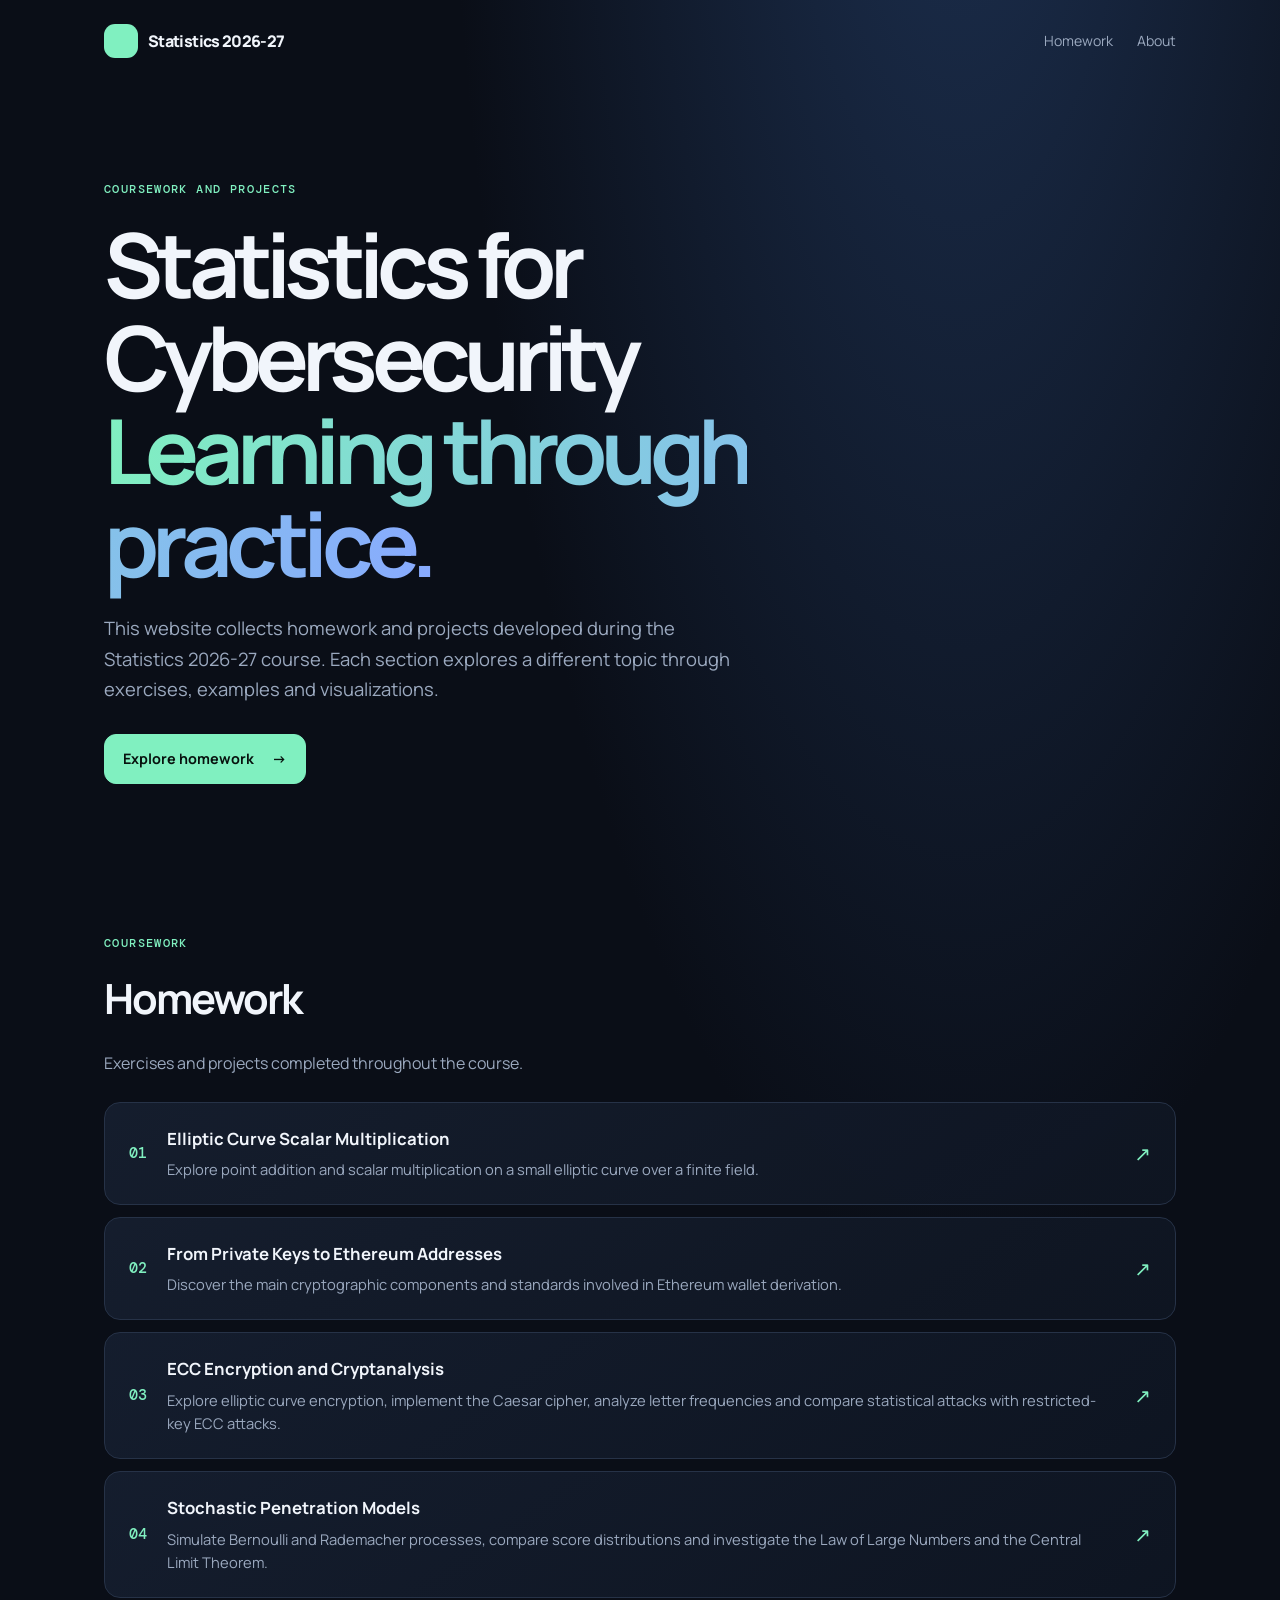
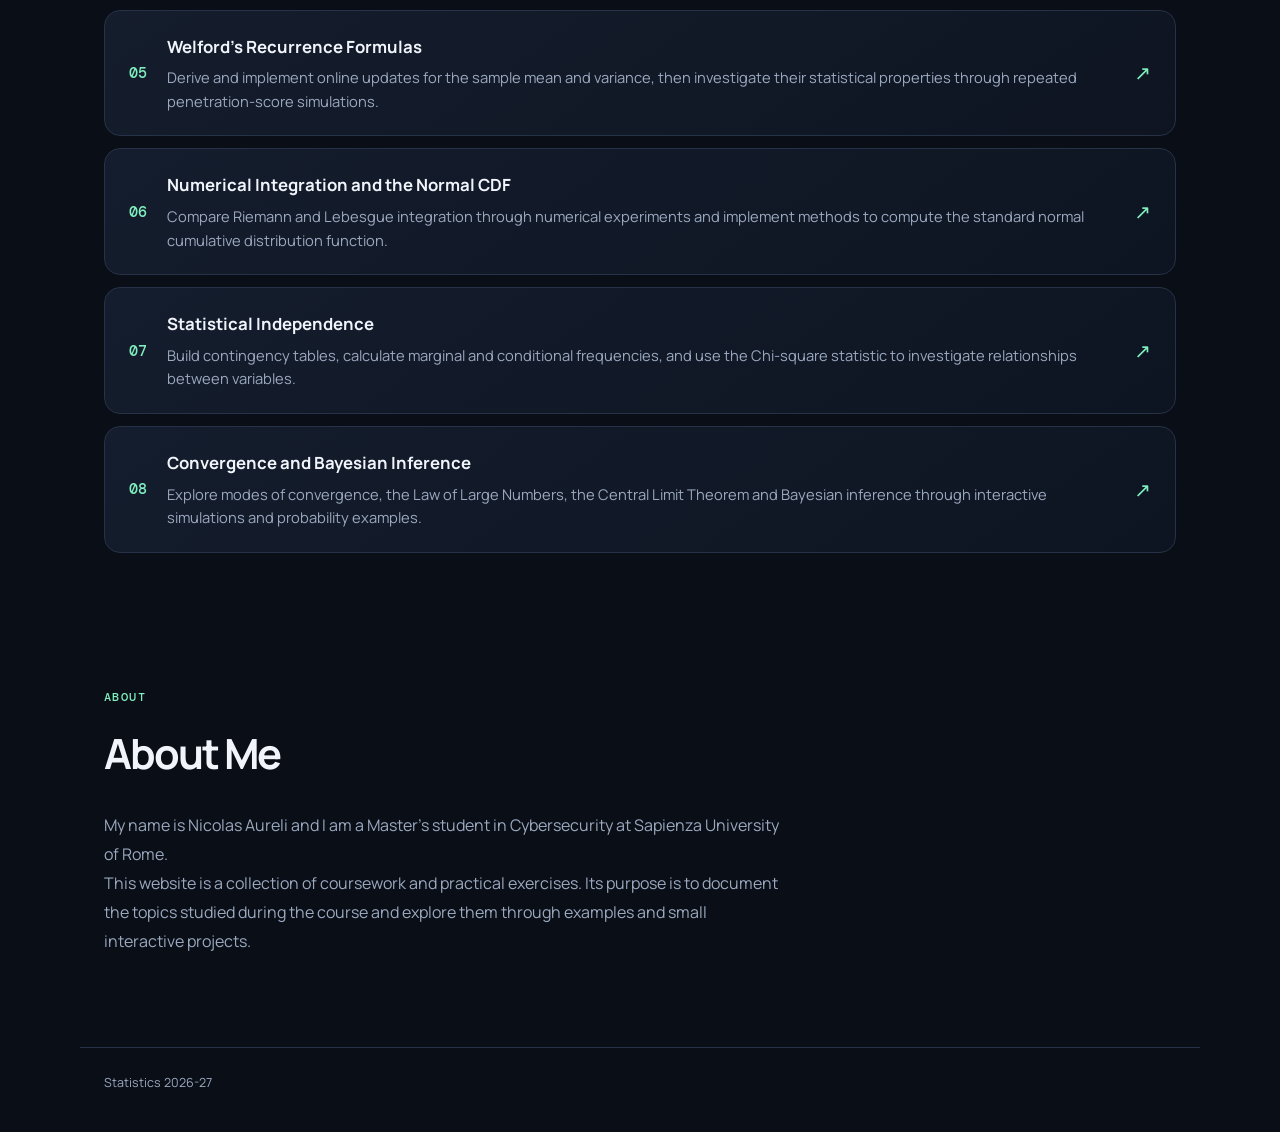
<file: index.html>
<!doctype html>
<html lang="en">
<head>
  <meta charset="utf-8">
  <meta name="viewport" content="width=device-width, initial-scale=1">

  <meta name="description"
        content="Coursework, exercises and projects for Statistics 2026-27.">

  <title>Statistics 2026-27</title>
  <link rel="stylesheet" href="assets/style.css">
</head>

<body>
  <header class="site-header">
    <a class="brand" href="./">
      <span class="brand-mark"></span>
      Statistics 2026-27
    </a>

    <nav>
      <a href="#homework">Homework</a>
      <a href="#about">About</a>
    </nav>
  </header>

  <main>
    <section class="hero">
      <p class="eyebrow">COURSEWORK AND PROJECTS</p>

      <h1>
        Statistics for Cybersecurity
        <br>
        <span class="gradient-text">Learning through practice.</span>
      </h1>

      <p class="hero-copy">
        This website collects homework and projects developed during
        the Statistics 2026-27 course. Each section explores a different
        topic through exercises, examples and visualizations.
      </p>

      <div class="hero-actions">
        <a class="button primary" href="#homework">
          Explore homework <span>→</span>
        </a>
      </div>
    </section>

    <section class="section" id="homework">
      <div class="section-heading">
        <p class="eyebrow">COURSEWORK</p>
        <h2>Homework</h2>
        <p class="section-copy">
          Exercises and projects completed throughout the course.
        </p>
      </div>

      <div class="homework-list">

        <a class="homework-item" href="homework-1/">
          <span class="homework-number">01</span>

          <span class="homework-content">
            <span class="homework-title">
              Elliptic Curve Scalar Multiplication
            </span>
            <span class="homework-description">
              Explore point addition and scalar multiplication
              on a small elliptic curve over a finite field.
            </span>
          </span>

          <span class="homework-arrow">↗</span>
        </a>

        <a class="homework-item" href="homework-2/">
          <span class="homework-number">02</span>

          <span class="homework-content">
            <span class="homework-title">
              From Private Keys to Ethereum Addresses
            </span>
            <span class="homework-description">
              Discover the main cryptographic components and
              standards involved in Ethereum wallet derivation.
            </span>
          </span>

          <span class="homework-arrow">↗</span>
        </a>

        <a class="homework-item" href="homework-3/">
          <span class="homework-number">03</span>

          <span class="homework-content">
            <span class="homework-title">
              ECC Encryption and Cryptanalysis
            </span>
            <span class="homework-description">
              Explore elliptic curve encryption, implement the
              Caesar cipher, analyze letter frequencies and
              compare statistical attacks with restricted-key ECC attacks.
            </span>
          </span>

          <span class="homework-arrow">↗</span>
        </a>

        <a class="homework-item" href="homework-4/">
          <span class="homework-number">04</span>

          <span class="homework-content">
            <span class="homework-title">
              Stochastic Penetration Models
            </span>
            <span class="homework-description">
              Simulate Bernoulli and Rademacher processes, compare
              score distributions and investigate the Law of Large
              Numbers and the Central Limit Theorem.
            </span>
          </span>

          <span class="homework-arrow">↗</span>
        </a>

        <a class="homework-item" href="homework-5/">
          <span class="homework-number">05</span>

          <span class="homework-content">
            <span class="homework-title">
              Welford’s Recurrence Formulas
            </span>
            <span class="homework-description">
              Derive and implement online updates for the sample
              mean and variance, then investigate their statistical
              properties through repeated penetration-score simulations.
            </span>
          </span>

          <span class="homework-arrow">↗</span>
        </a>

        <a class="homework-item" href="homework-6/">
          <span class="homework-number">06</span>

          <span class="homework-content">
            <span class="homework-title">
              Numerical Integration and the Normal CDF
            </span>
            <span class="homework-description">
              Compare Riemann and Lebesgue integration through numerical
              experiments and implement methods to compute the standard
              normal cumulative distribution function.
            </span>
          </span>

          <span class="homework-arrow">↗</span>
        </a>

        <a class="homework-item" href="homework-7/">
          <span class="homework-number">07</span>

          <span class="homework-content">
            <span class="homework-title">
              Statistical Independence
            </span>
            <span class="homework-description">
              Build contingency tables, calculate marginal and
              conditional frequencies, and use the Chi-square
              statistic to investigate relationships between variables.
            </span>
          </span>

          <span class="homework-arrow">↗</span>
        </a>

          <a class="homework-item" href="homework-8/">
          <span class="homework-number">08</span>

          <span class="homework-content">
            <span class="homework-title">
              Convergence and Bayesian Inference
            </span>
            <span class="homework-description">
              Explore modes of convergence, the Law of Large Numbers,
              the Central Limit Theorem and Bayesian inference through
              interactive simulations and probability examples.
            </span>
          </span>

          <span class="homework-arrow">↗</span>
        </a>

      </div>
    </section>

    <section class="section about-section" id="about">
      <div class="section-heading">
        <p class="eyebrow">ABOUT</p>
        <h2>About Me</h2>
      </div>

      <p class="about-copy">
        My name is Nicolas Aureli and I am a Master's student in Cybersecurity at Sapienza University of Rome. <br>
        This website is a collection of coursework and practical
        exercises. Its purpose is to document the topics studied
        during the course and explore them through examples and
        small interactive projects.
      </p>
    </section>
  </main>

  <footer>
    <span>Statistics 2026-27</span>
  </footer>
</body>
</html>
</file>
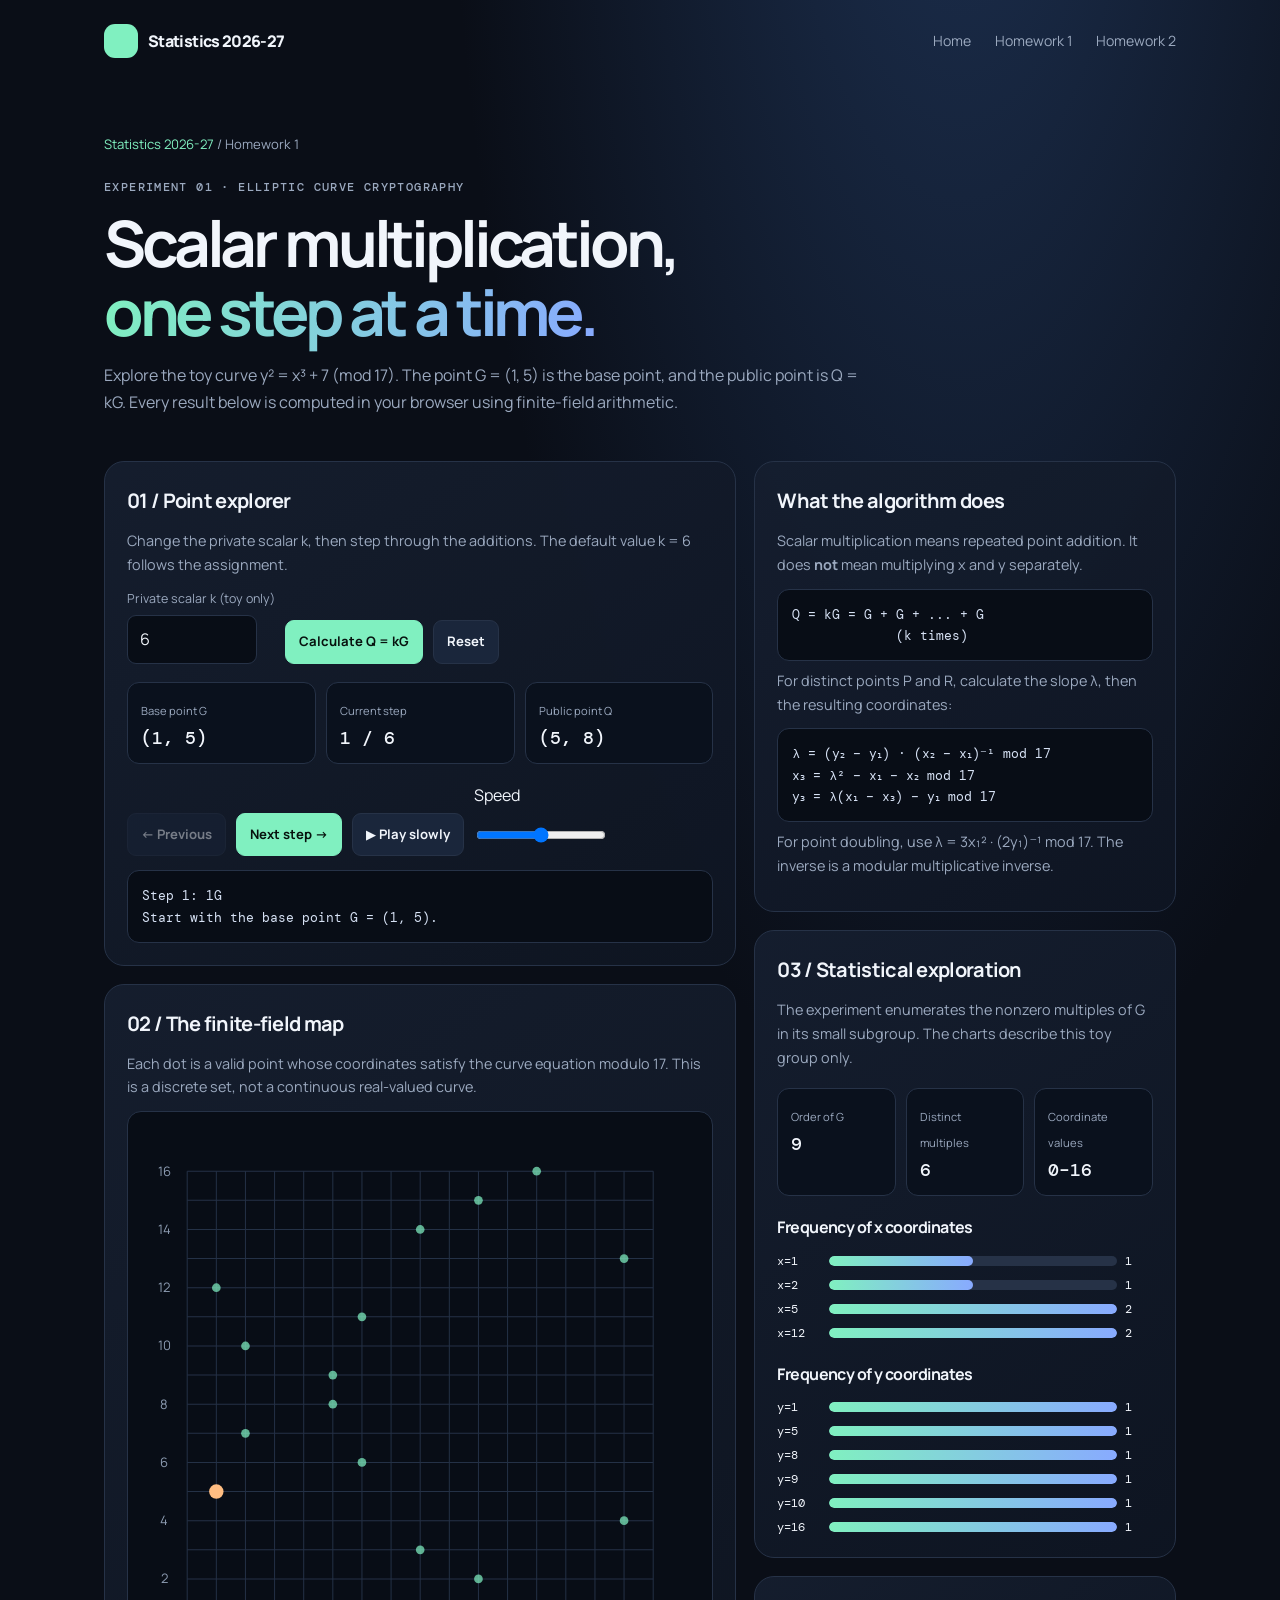
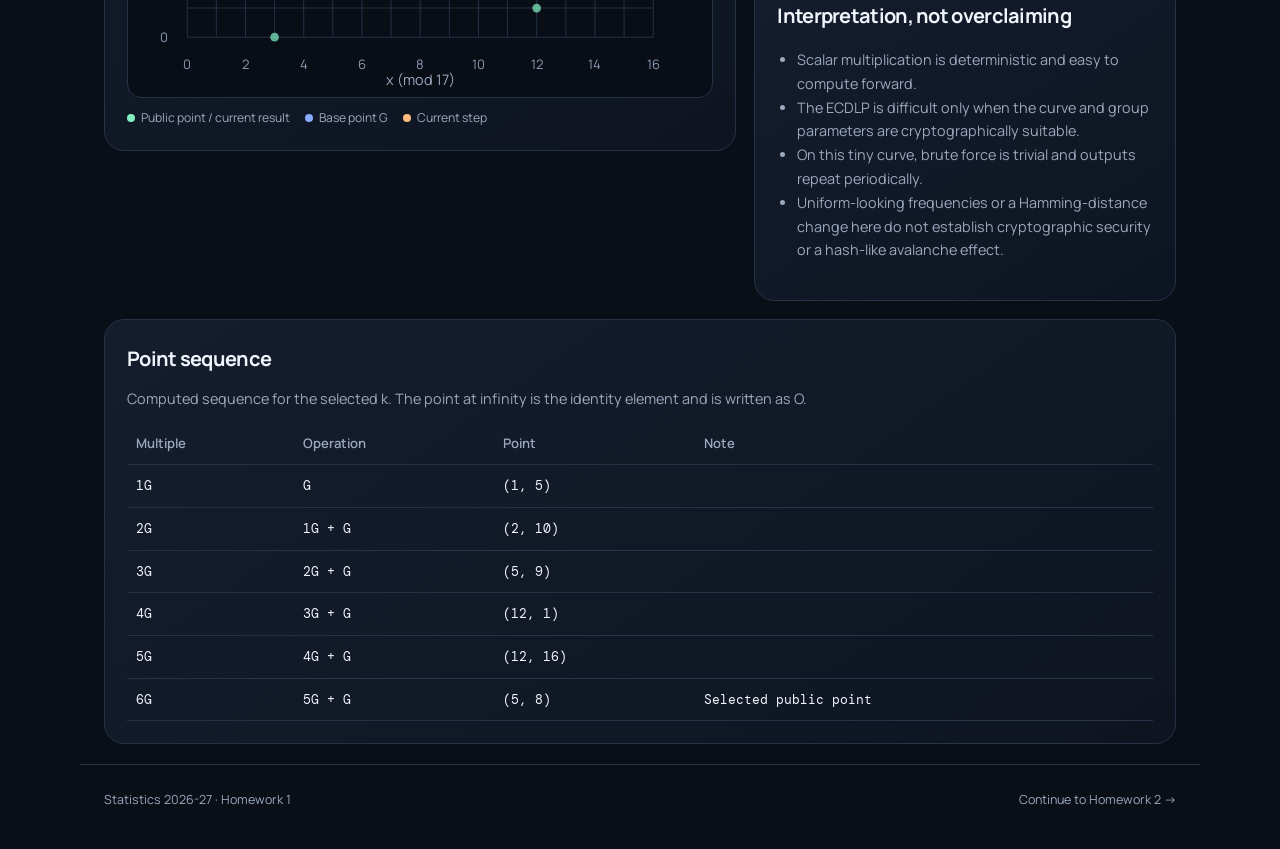
<file: homework-1/index.html>
<!doctype html>
<html lang="en">
<head>
  <meta charset="utf-8"><meta name="viewport" content="width=device-width, initial-scale=1">
  <title>Homework 1 — Elliptic Curve Lab | Statistics 2026-27</title>
  <link rel="stylesheet" href="../assets/style.css">
</head>
<body>
<header class="site-header"><a class="brand" href="../"><span class="brand-mark"></span> Statistics 2026-27</a><nav><a href="../">Home</a><a href="./">Homework 1</a><a href="../homework-2/">Homework 2</a></nav></header>
<main>
  <section class="page-hero"><div class="breadcrumbs"><a href="../">Statistics 2026-27</a> / Homework 1</div><p class="eyebrow">EXPERIMENT 01 · ELLIPTIC CURVE CRYPTOGRAPHY</p><h1>Scalar multiplication,<br><span class="gradient-text">one step at a time.</span></h1><p>Explore the toy curve y² = x³ + 7 (mod 17). The point G = (1, 5) is the base point, and the public point is Q = kG. Every result below is computed in your browser using finite-field arithmetic.</p></section>
  <div class="layout-grid">
    <div>
      <section class="panel"><h2>01 / Point explorer</h2><p>Change the private scalar k, then step through the additions. The default value k = 6 follows the assignment.</p>
        <div class="controls"><div class="field"><label for="scalar">Private scalar k (toy only)</label><input id="scalar" type="number" min="1" max="20" value="6"></div><button class="btn accent" id="calculate">Calculate Q = kG</button><button class="btn" id="reset">Reset</button></div>
        <div class="metric-row"><div class="metric"><span class="label">Base point G</span><strong>(1, 5)</strong></div><div class="metric"><span class="label">Current step</span><strong id="stepMetric">1 / 6</strong></div><div class="metric"><span class="label">Public point Q</span><strong id="publicPoint">(1, 12)</strong></div></div>
        <div class="controls"><button class="btn" id="prev">← Previous</button><button class="btn accent" id="next">Next step →</button><button class="btn" id="play">▶ Play slowly</button><label class="field"><span>Speed</span><input id="speed" type="range" min="1" max="5" value="3"></label></div>
        <div style="height:14px"></div><div id="stepExplanation" class="step-box" aria-live="polite"></div>
      </section>
      <section class="panel"><h2>02 / The finite-field map</h2><p>Each dot is a valid point whose coordinates satisfy the curve equation modulo 17. This is a discrete set, not a continuous real-valued curve.</p>
        <div class="svg-wrap"><div id="curvePlot"></div></div><div class="legend"><span>Public point / current result</span><span class="base">Base point G</span><span class="current">Current step</span></div>
      </section>
    </div>
    <aside>
      <section class="panel"><h2>What the algorithm does</h2><p>Scalar multiplication means repeated point addition. It does <strong>not</strong> mean multiplying x and y separately.</p>
        <div class="step-box">Q = kG = G + G + ... + G
             (k times)</div>
        <p>For distinct points P and R, calculate the slope λ, then the resulting coordinates:</p>
        <div class="step-box">λ = (y₂ − y₁) · (x₂ − x₁)⁻¹ mod 17
x₃ = λ² − x₁ − x₂ mod 17
y₃ = λ(x₁ − x₃) − y₁ mod 17</div>
        <p>For point doubling, use λ = 3x₁² · (2y₁)⁻¹ mod 17. The inverse is a modular multiplicative inverse.</p>
      </section>
      <section class="panel"><h2>03 / Statistical exploration</h2><p>The experiment enumerates the nonzero multiples of G in its small subgroup. The charts describe this toy group only.</p><div class="metric-row"><div class="metric"><span class="label">Order of G</span><strong id="orderMetric">7</strong></div><div class="metric"><span class="label">Distinct multiples</span><strong id="distinctMetric">6</strong></div><div class="metric"><span class="label">Coordinate values</span><strong>0–16</strong></div></div>
        <h3>Frequency of x coordinates</h3><div id="xFrequencies" class="bar-list"></div>
        <h3 style="margin-top:20px">Frequency of y coordinates</h3><div id="yFrequencies" class="bar-list"></div>
      </section>
      <section class="panel"><h2>Interpretation, not overclaiming</h2><ul><li>Scalar multiplication is deterministic and easy to compute forward.</li><li>The ECDLP is difficult only when the curve and group parameters are cryptographically suitable.</li><li>On this tiny curve, brute force is trivial and outputs repeat periodically.</li><li>Uniform-looking frequencies or a Hamming-distance change here do not establish cryptographic security or a hash-like avalanche effect.</li></ul></section>
    </aside>
  </div>
  <section class="panel"><h2>Point sequence</h2><p>Computed sequence for the selected k. The point at infinity is the identity element and is written as O.</p><div class="table-wrap"><table><thead><tr><th>Multiple</th><th>Operation</th><th>Point</th><th>Note</th></tr></thead><tbody id="sequenceRows"></tbody></table></div></section>
</main>
<footer><span>Statistics 2026-27 · Homework 1</span><span><a href="../homework-2/">Continue to Homework 2 →</a></span></footer>
<script src="script.js"></script>
</body></html>
</file>
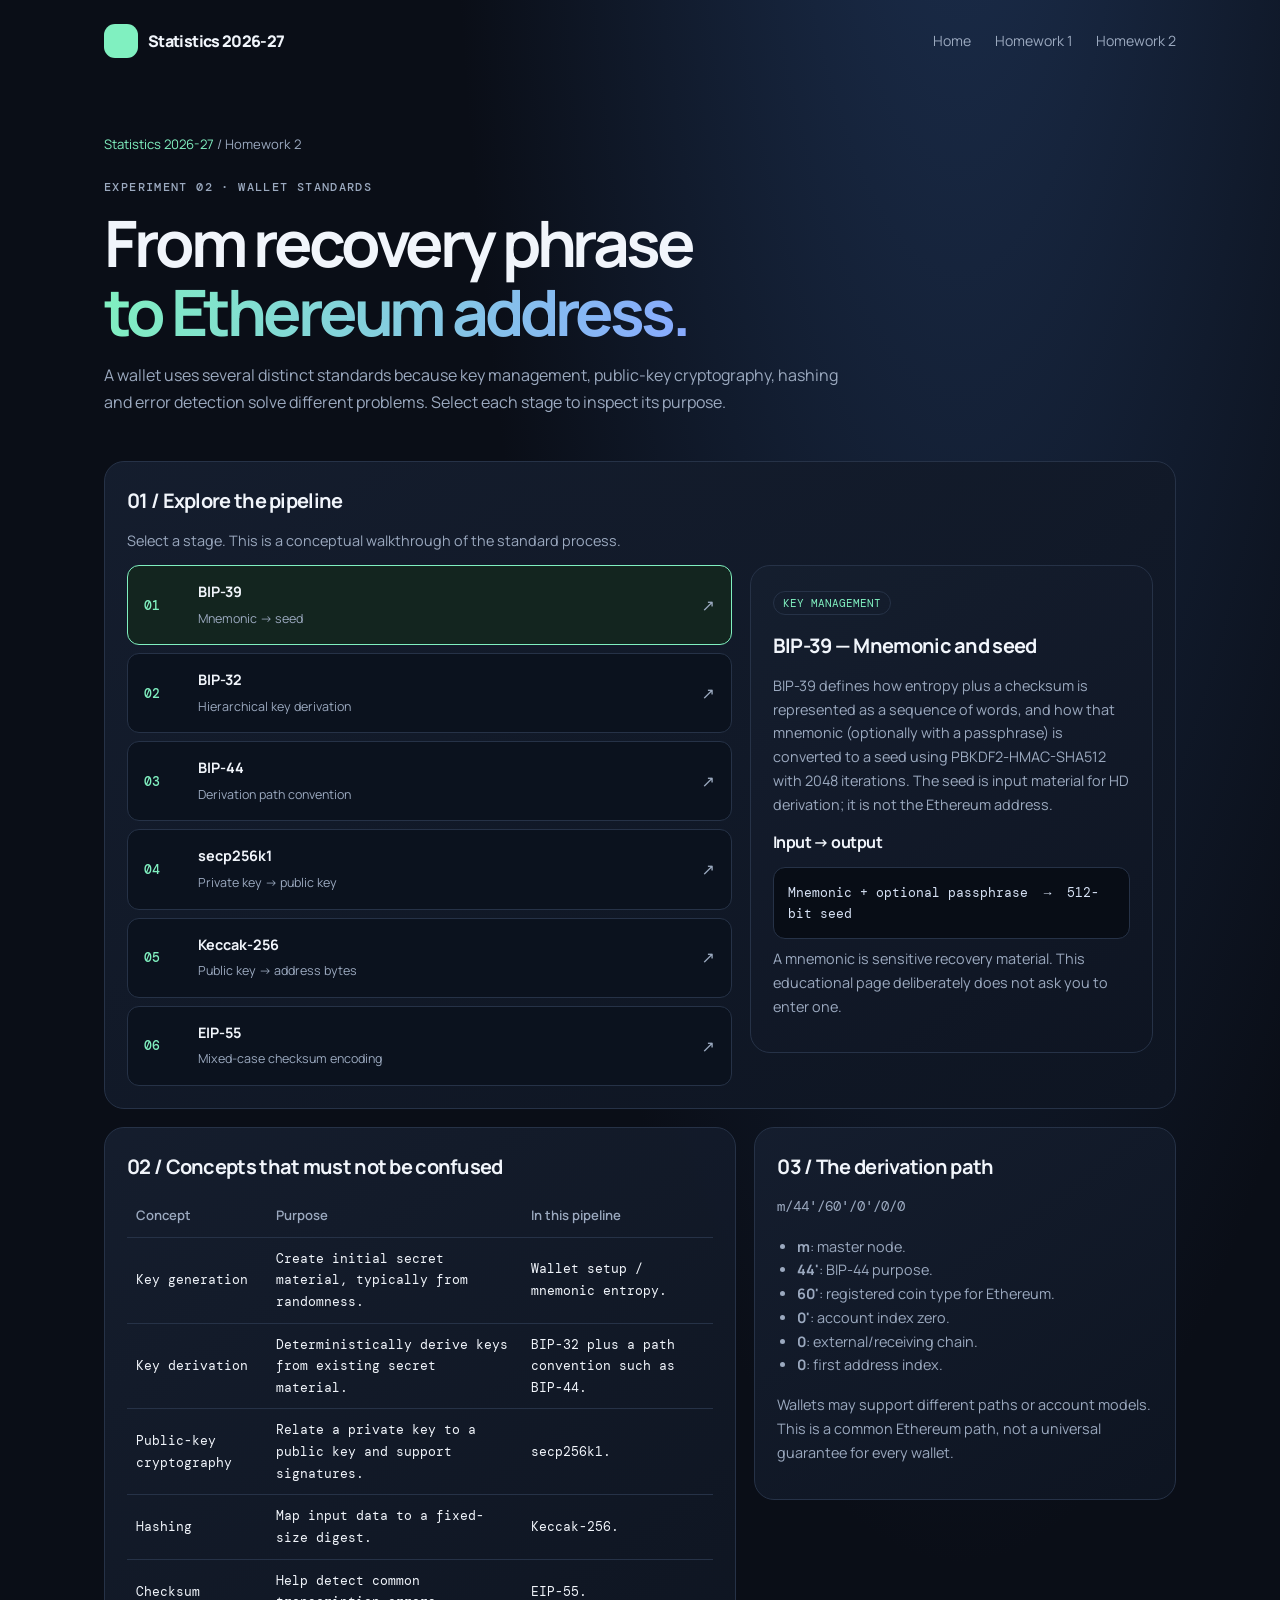
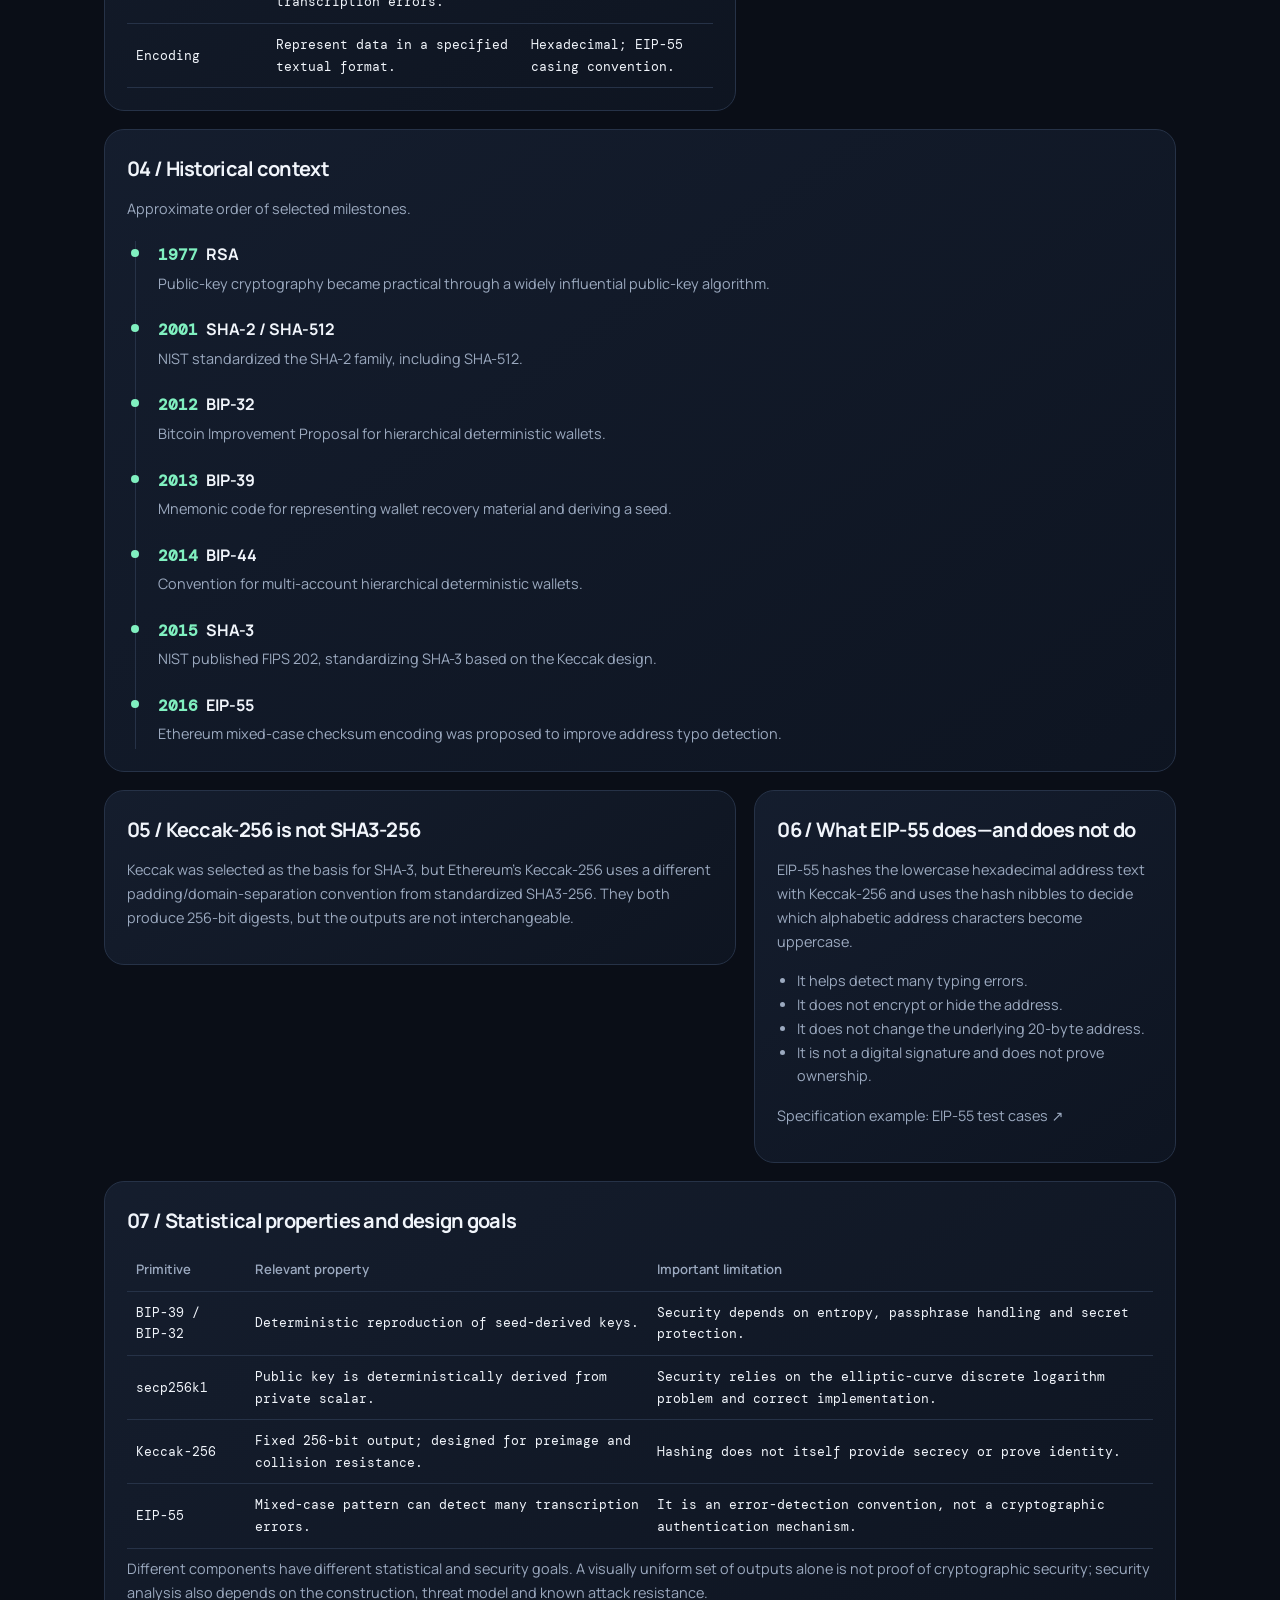
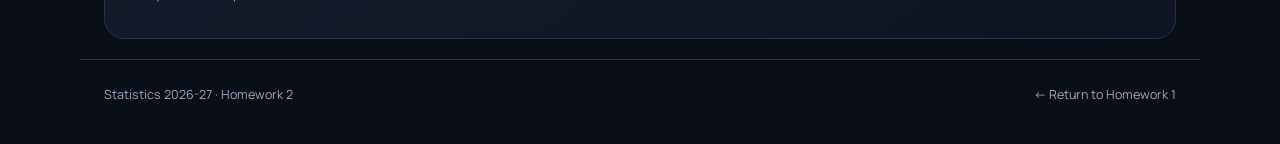
<file: homework-2/index.html>
<!doctype html>
<html lang="en">
<head><meta charset="utf-8"><meta name="viewport" content="width=device-width, initial-scale=1"><title>Homework 2 — Ethereum Wallet Pipeline | Statistics 2026-27</title><link rel="stylesheet" href="../assets/style.css"></head>
<body>
<header class="site-header"><a class="brand" href="../"><span class="brand-mark"></span> Statistics 2026-27</a><nav><a href="../">Home</a><a href="../homework-1/">Homework 1</a><a href="./">Homework 2</a></nav></header>
<main>
<section class="page-hero"><div class="breadcrumbs"><a href="../">Statistics 2026-27</a> / Homework 2</div><p class="eyebrow">EXPERIMENT 02 · WALLET STANDARDS</p><h1>From recovery phrase<br><span class="gradient-text">to Ethereum address.</span></h1><p>A wallet uses several distinct standards because key management, public-key cryptography, hashing and error detection solve different problems. Select each stage to inspect its purpose.</p></section>
<section class="panel"><h2>01 / Explore the pipeline</h2><p>Select a stage. This is a conceptual walkthrough of the standard process.</p><div class="layout-grid">
  <div class="pipeline" id="pipeline">
    <button class="pipeline-step active" data-id="bip39"><span class="step-num">01</span><span><strong>BIP-39</strong><small>Mnemonic → seed</small></span><span class="arrow">↗</span></button>
    <button class="pipeline-step" data-id="bip32"><span class="step-num">02</span><span><strong>BIP-32</strong><small>Hierarchical key derivation</small></span><span class="arrow">↗</span></button>
    <button class="pipeline-step" data-id="bip44"><span class="step-num">03</span><span><strong>BIP-44</strong><small>Derivation path convention</small></span><span class="arrow">↗</span></button>
    <button class="pipeline-step" data-id="secp"><span class="step-num">04</span><span><strong>secp256k1</strong><small>Private key → public key</small></span><span class="arrow">↗</span></button>
    <button class="pipeline-step" data-id="keccak"><span class="step-num">05</span><span><strong>Keccak-256</strong><small>Public key → address bytes</small></span><span class="arrow">↗</span></button>
    <button class="pipeline-step" data-id="eip55"><span class="step-num">06</span><span><strong>EIP-55</strong><small>Mixed-case checksum encoding</small></span><span class="arrow">↗</span></button>
  </div>
  <div class="panel detail-panel" id="detailPanel" style="margin:0"><span class="tag" id="detailTag">KEY MANAGEMENT</span><h2 id="detailTitle" style="margin-top:14px">BIP-39 — Mnemonic and seed</h2><p id="detailText"></p><h3>Input → output</h3><div class="step-box" id="detailIO"></div><p id="detailCaveat"></p></div>
</div></section>
<section class="layout-grid">
  <div class="panel"><h2>02 / Concepts that must not be confused</h2><div class="table-wrap"><table><thead><tr><th>Concept</th><th>Purpose</th><th>In this pipeline</th></tr></thead><tbody>
  <tr><td>Key generation</td><td>Create initial secret material, typically from randomness.</td><td>Wallet setup / mnemonic entropy.</td></tr>
  <tr><td>Key derivation</td><td>Deterministically derive keys from existing secret material.</td><td>BIP-32 plus a path convention such as BIP-44.</td></tr>
  <tr><td>Public-key cryptography</td><td>Relate a private key to a public key and support signatures.</td><td>secp256k1.</td></tr>
  <tr><td>Hashing</td><td>Map input data to a fixed-size digest.</td><td>Keccak-256.</td></tr>
  <tr><td>Checksum</td><td>Help detect common transcription errors.</td><td>EIP-55.</td></tr>
  <tr><td>Encoding</td><td>Represent data in a specified textual format.</td><td>Hexadecimal; EIP-55 casing convention.</td></tr>
  </tbody></table></div></div>
  <div class="panel"><h2>03 / The derivation path</h2><p class="mono result">m/44'/60'/0'/0/0</p><ul><li><strong>m</strong>: master node.</li><li><strong>44'</strong>: BIP-44 purpose.</li><li><strong>60'</strong>: registered coin type for Ethereum.</li><li><strong>0'</strong>: account index zero.</li><li><strong>0</strong>: external/receiving chain.</li><li><strong>0</strong>: first address index.</li></ul><p>Wallets may support different paths or account models. This is a common Ethereum path, not a universal guarantee for every wallet.</p></div>
</section>
<section class="panel"><h2>04 / Historical context</h2><p>Approximate order of selected milestones.</p><div class="timeline">
  <div class="timeline-item"><strong>1977</strong><b>RSA</b><p>Public-key cryptography became practical through a widely influential public-key algorithm.</p></div>
  <div class="timeline-item"><strong>2001</strong><b>SHA-2 / SHA-512</b><p>NIST standardized the SHA-2 family, including SHA-512.</p></div>
  <div class="timeline-item"><strong>2012</strong><b>BIP-32</b><p>Bitcoin Improvement Proposal for hierarchical deterministic wallets.</p></div>
  <div class="timeline-item"><strong>2013</strong><b>BIP-39</b><p>Mnemonic code for representing wallet recovery material and deriving a seed.</p></div>
  <div class="timeline-item"><strong>2014</strong><b>BIP-44</b><p>Convention for multi-account hierarchical deterministic wallets.</p></div>
  <div class="timeline-item"><strong>2015</strong><b>SHA-3</b><p>NIST published FIPS 202, standardizing SHA-3 based on the Keccak design.</p></div>
  <div class="timeline-item"><strong>2016</strong><b>EIP-55</b><p>Ethereum mixed-case checksum encoding was proposed to improve address typo detection.</p></div>
</div></section>
<section class="layout-grid">
  <div class="panel"><h2>05 / Keccak-256 is not SHA3-256</h2><p>Keccak was selected as the basis for SHA-3, but Ethereum's Keccak-256 uses a different padding/domain-separation convention from standardized SHA3-256. They both produce 256-bit digests, but the outputs are not interchangeable.</p></div>
  <div class="panel"><h2>06 / What EIP-55 does—and does not do</h2><p>EIP-55 hashes the lowercase hexadecimal address text with Keccak-256 and uses the hash nibbles to decide which alphabetic address characters become uppercase.</p><ul><li>It helps detect many typing errors.</li><li>It does not encrypt or hide the address.</li><li>It does not change the underlying 20-byte address.</li><li>It is not a digital signature and does not prove ownership.</li></ul><p>Specification example: <a class="text-link" href="https://eips.ethereum.org/EIPS/eip-55" target="_blank" rel="noreferrer">EIP-55 test cases ↗</a></p></div>
</section>
<section class="panel"><h2>07 / Statistical properties and design goals</h2><div class="table-wrap"><table><thead><tr><th>Primitive</th><th>Relevant property</th><th>Important limitation</th></tr></thead><tbody>
<tr><td>BIP-39 / BIP-32</td><td>Deterministic reproduction of seed-derived keys.</td><td>Security depends on entropy, passphrase handling and secret protection.</td></tr>
<tr><td>secp256k1</td><td>Public key is deterministically derived from private scalar.</td><td>Security relies on the elliptic-curve discrete logarithm problem and correct implementation.</td></tr>
<tr><td>Keccak-256</td><td>Fixed 256-bit output; designed for preimage and collision resistance.</td><td>Hashing does not itself provide secrecy or prove identity.</td></tr>
<tr><td>EIP-55</td><td>Mixed-case pattern can detect many transcription errors.</td><td>It is an error-detection convention, not a cryptographic authentication mechanism.</td></tr>
</tbody></table></div><p>Different components have different statistical and security goals. A visually uniform set of outputs alone is not proof of cryptographic security; security analysis also depends on the construction, threat model and known attack resistance.</p></section>
</main>
<footer><span>Statistics 2026-27 · Homework 2</span><span><a href="../homework-1/">← Return to Homework 1</a></span></footer>
<script src="script.js"></script>
</body></html>
</file>
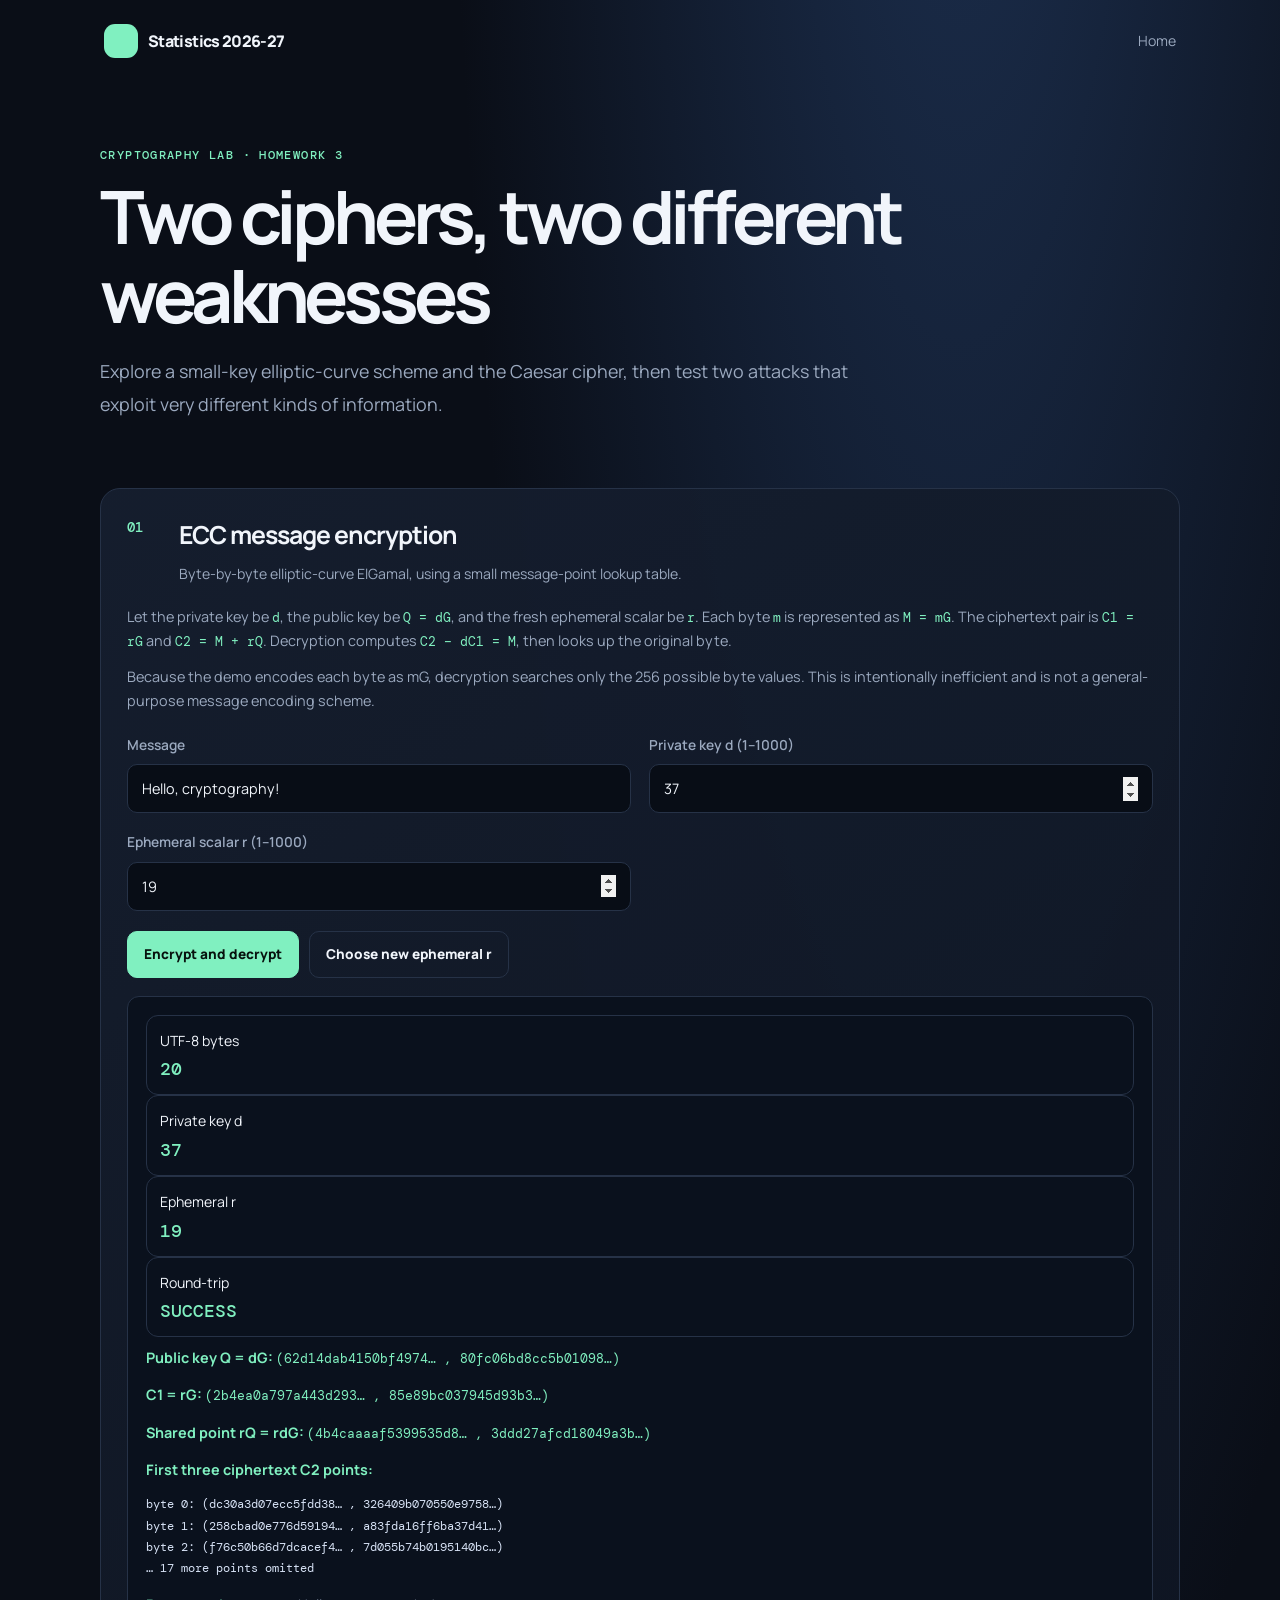
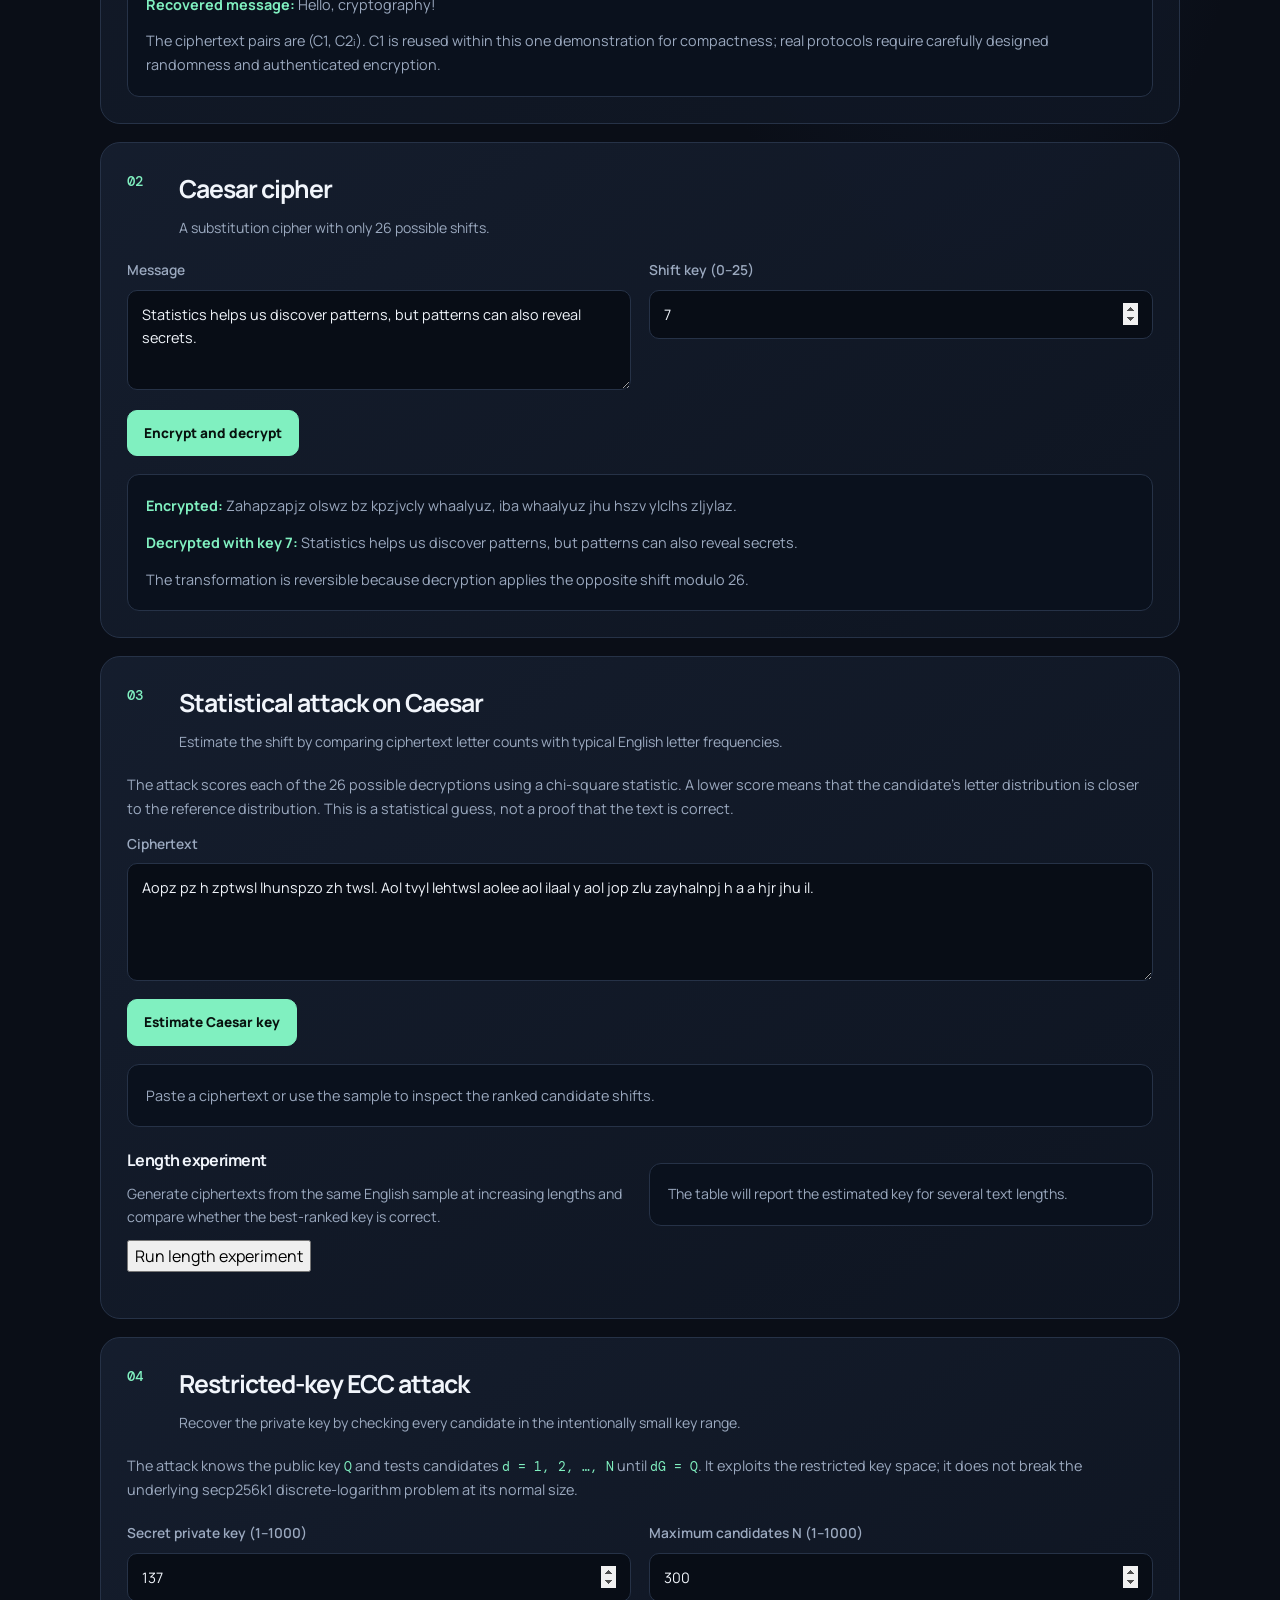
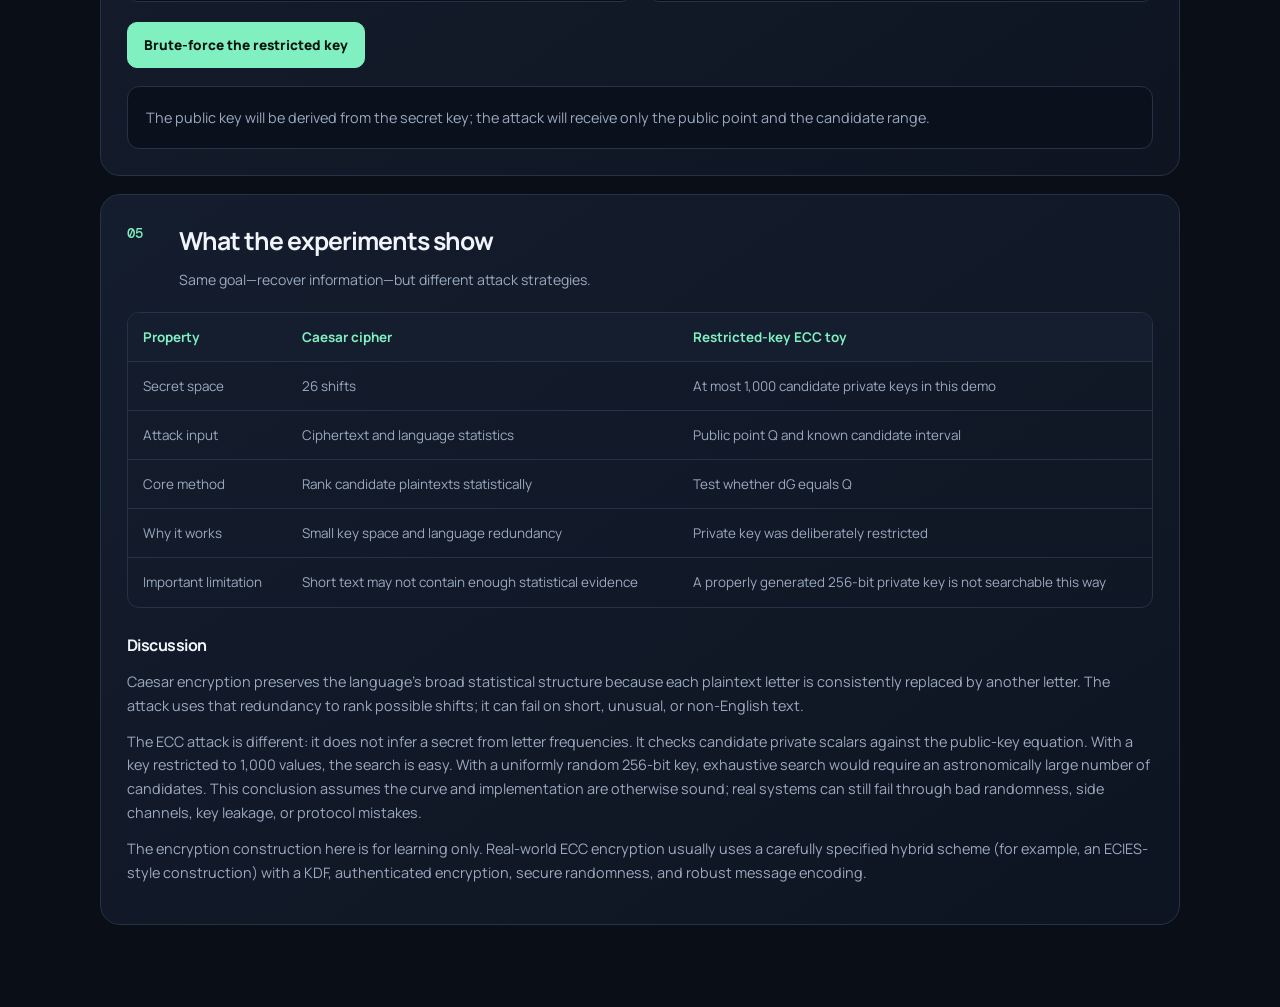
<file: homework-3/index.html>
<!doctype html>
<html lang="en">
<head>
  <meta charset="utf-8">
  <meta name="viewport" content="width=device-width, initial-scale=1">
  <title>Homework 3 — ECC, Caesar Cipher and Cryptanalysis</title>
  <link rel="stylesheet" href="../assets/style.css">
  <link rel="stylesheet" href="style.css">
  <script src="script.js" defer></script>
</head>
<body>
<header class="site-header">
  <a class="brand" href="../"><span class="brand-mark"></span> Statistics 2026-27</a>
  <nav><a href="../">Home</a></nav>
</header>

<main class="page-shell">
  <section class="hero">
    <p class="eyebrow">CRYPTOGRAPHY LAB · HOMEWORK 3</p>
    <h1>Two ciphers, two different weaknesses</h1>
    <p class="lead">Explore a small-key elliptic-curve scheme and the Caesar cipher, then test two attacks that exploit very different kinds of information.</p>
  </section>

  <section class="panel">
    <div class="section-heading"><span class="section-number">01</span><div><h2>ECC message encryption</h2><p>Byte-by-byte elliptic-curve ElGamal, using a small message-point lookup table.</p></div></div>
    <p>Let the private key be <code>d</code>, the public key be <code>Q = dG</code>, and the fresh ephemeral scalar be <code>r</code>. Each byte <code>m</code> is represented as <code>M = mG</code>. The ciphertext pair is <code>C1 = rG</code> and <code>C2 = M + rQ</code>. Decryption computes <code>C2 − dC1 = M</code>, then looks up the original byte.</p>
    <p class="small-note">Because the demo encodes each byte as mG, decryption searches only the 256 possible byte values. This is intentionally inefficient and is not a general-purpose message encoding scheme.</p>
    <div class="control-grid">
      <label>Message <input id="ecc-message" value="Hello, cryptography!" maxlength="80"></label>
      <label>Private key d (1–1000) <input id="ecc-private" type="number" min="1" max="1000" value="37"></label>
      <label>Ephemeral scalar r (1–1000) <input id="ecc-ephemeral" type="number" min="1" max="1000" value="19"></label>
    </div>
    <div class="button-row"><button id="ecc-run" type="button">Encrypt and decrypt</button><button id="ecc-random" type="button" class="secondary">Choose new ephemeral r</button></div>
    <div id="ecc-output" class="result-box" aria-live="polite"><p>Run the experiment to display the public key, ciphertext summary, and recovered message.</p></div>
  </section>

  <section class="panel">
    <div class="section-heading"><span class="section-number">02</span><div><h2>Caesar cipher</h2><p>A substitution cipher with only 26 possible shifts.</p></div></div>
    <div class="control-grid">
      <label>Message <textarea id="caesar-message" rows="3">Statistics helps us discover patterns, but patterns can also reveal secrets.</textarea></label>
      <label>Shift key (0–25) <input id="caesar-key" type="number" min="0" max="25" value="7"></label>
    </div>
    <div class="button-row"><button id="caesar-run" type="button">Encrypt and decrypt</button></div>
    <div id="caesar-output" class="result-box" aria-live="polite"><p>Letters are shifted; spaces, punctuation and letter case are preserved.</p></div>
  </section>

  <section class="panel">
    <div class="section-heading"><span class="section-number">03</span><div><h2>Statistical attack on Caesar</h2><p>Estimate the shift by comparing ciphertext letter counts with typical English letter frequencies.</p></div></div>
    <p>The attack scores each of the 26 possible decryptions using a chi-square statistic. A lower score means that the candidate's letter distribution is closer to the reference distribution. This is a statistical guess, not a proof that the text is correct.</p>
    <label>Ciphertext <textarea id="attack-ciphertext" rows="4">Aopz pz h zptwsl lhunspzo zh twsl. Aol tvyl lehtwsl aolee aol ilaal y aol jop zlu zayhalnpj h a a hjr jhu il.</textarea></label>
    <div class="button-row"><button id="attack-run" type="button">Estimate Caesar key</button></div>
    <div id="attack-output" class="result-box" aria-live="polite"><p>Paste a ciphertext or use the sample to inspect the ranked candidate shifts.</p></div>
    <div class="experiment-grid">
      <div><h3>Length experiment</h3><p>Generate ciphertexts from the same English sample at increasing lengths and compare whether the best-ranked key is correct.</p><button id="length-run" type="button" class="secondary">Run length experiment</button></div>
      <div id="length-output" class="result-box"><p>The table will report the estimated key for several text lengths.</p></div>
    </div>
  </section>

  <section class="panel">
    <div class="section-heading"><span class="section-number">04</span><div><h2>Restricted-key ECC attack</h2><p>Recover the private key by checking every candidate in the intentionally small key range.</p></div></div>
    <p>The attack knows the public key <code>Q</code> and tests candidates <code>d = 1, 2, …, N</code> until <code>dG = Q</code>. It exploits the restricted key space; it does not break the underlying secp256k1 discrete-logarithm problem at its normal size.</p>
    <div class="control-grid">
      <label>Secret private key (1–1000) <input id="attack-private" type="number" min="1" max="1000" value="137"></label>
      <label>Maximum candidates N (1–1000) <input id="attack-limit" type="number" min="1" max="1000" value="300"></label>
    </div>
    <div class="button-row"><button id="ecc-attack-run" type="button">Brute-force the restricted key</button></div>
    <div id="ecc-attack-output" class="result-box" aria-live="polite"><p>The public key will be derived from the secret key; the attack will receive only the public point and the candidate range.</p></div>
  </section>

  <section class="panel">
    <div class="section-heading"><span class="section-number">05</span><div><h2>What the experiments show</h2><p>Same goal—recover information—but different attack strategies.</p></div></div>
    <div class="comparison-table-wrap">
      <table>
        <thead><tr><th>Property</th><th>Caesar cipher</th><th>Restricted-key ECC toy</th></tr></thead>
        <tbody>
          <tr><td>Secret space</td><td>26 shifts</td><td>At most 1,000 candidate private keys in this demo</td></tr>
          <tr><td>Attack input</td><td>Ciphertext and language statistics</td><td>Public point Q and known candidate interval</td></tr>
          <tr><td>Core method</td><td>Rank candidate plaintexts statistically</td><td>Test whether dG equals Q</td></tr>
          <tr><td>Why it works</td><td>Small key space and language redundancy</td><td>Private key was deliberately restricted</td></tr>
          <tr><td>Important limitation</td><td>Short text may not contain enough statistical evidence</td><td>A properly generated 256-bit private key is not searchable this way</td></tr>
        </tbody>
      </table>
    </div>
    <h3>Discussion</h3>
    <p>Caesar encryption preserves the language's broad statistical structure because each plaintext letter is consistently replaced by another letter. The attack uses that redundancy to rank possible shifts; it can fail on short, unusual, or non-English text.</p>
    <p>The ECC attack is different: it does not infer a secret from letter frequencies. It checks candidate private scalars against the public-key equation. With a key restricted to 1,000 values, the search is easy. With a uniformly random 256-bit key, exhaustive search would require an astronomically large number of candidates. This conclusion assumes the curve and implementation are otherwise sound; real systems can still fail through bad randomness, side channels, key leakage, or protocol mistakes.</p>
    <p class="small-note">The encryption construction here is for learning only. Real-world ECC encryption usually uses a carefully specified hybrid scheme (for example, an ECIES-style construction) with a KDF, authenticated encryption, secure randomness, and robust message encoding.</p>
  </section>
</main>
</body>
</html>
</file>
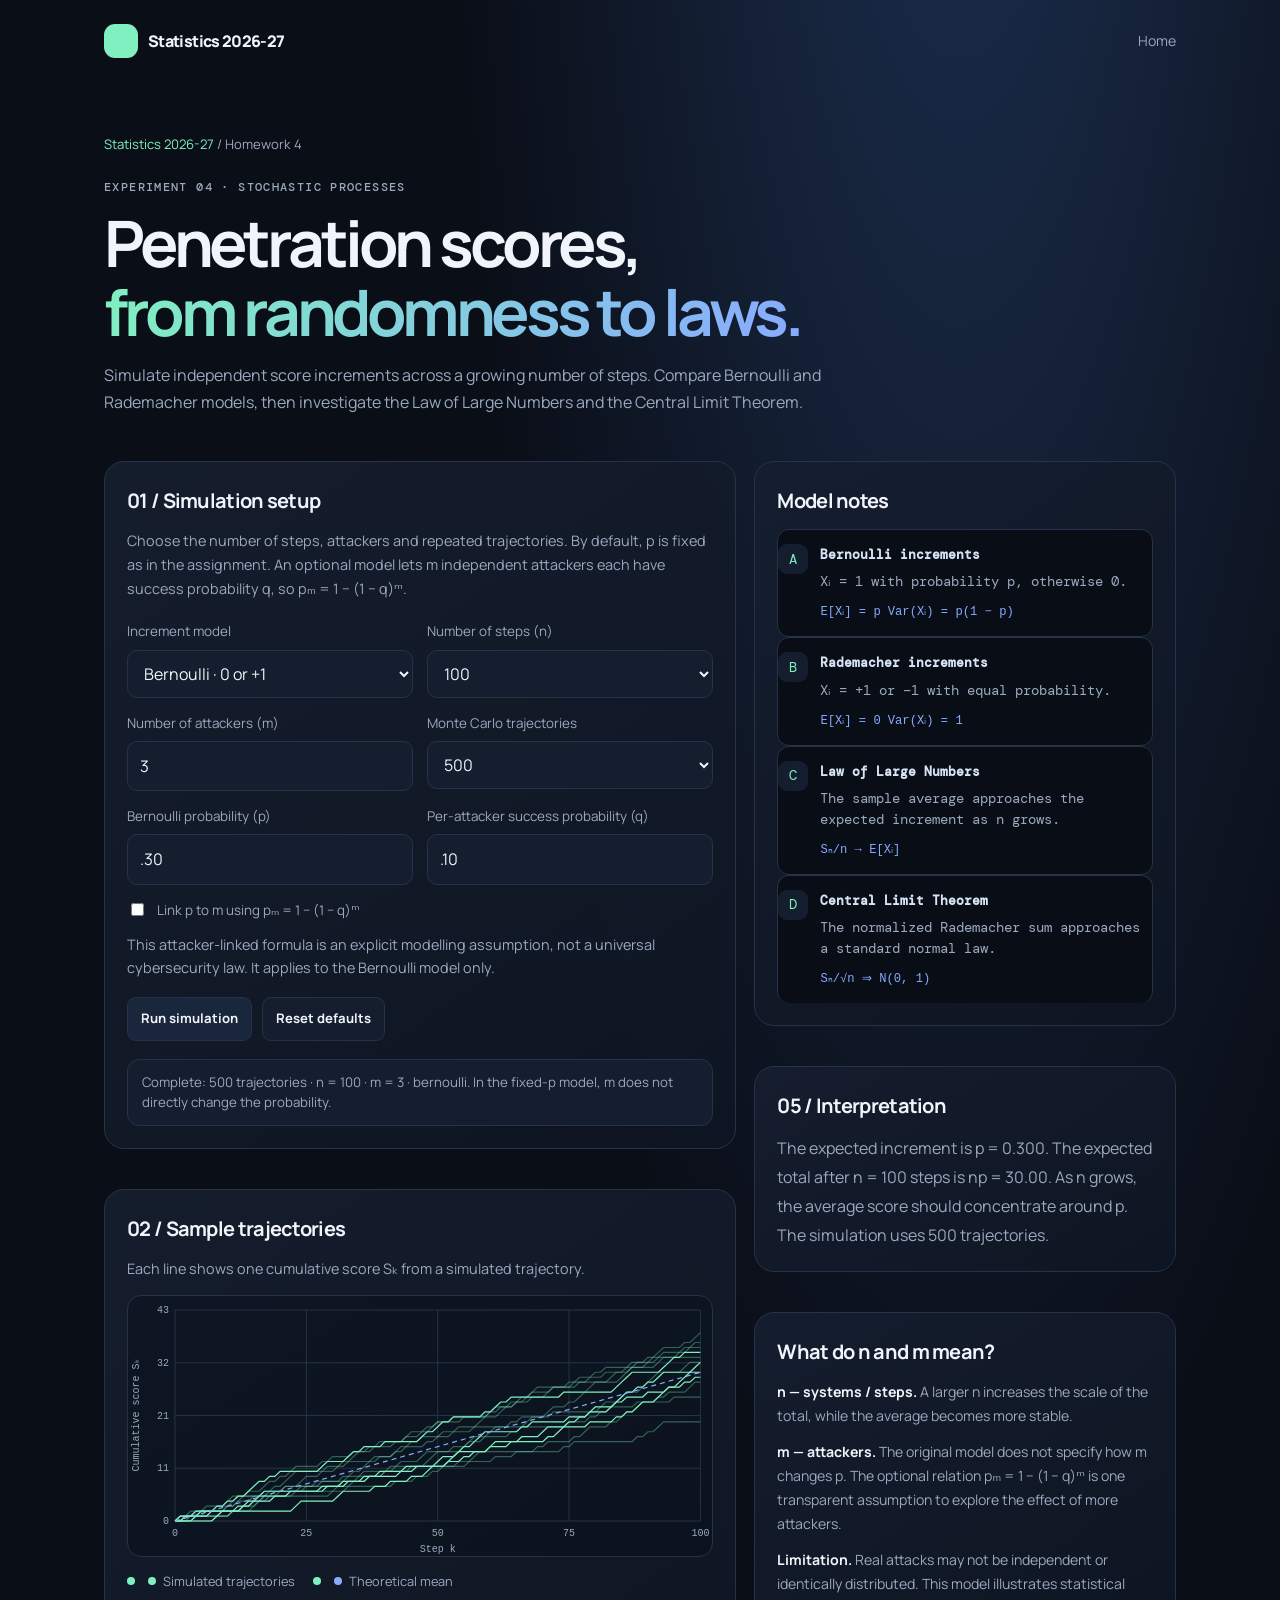
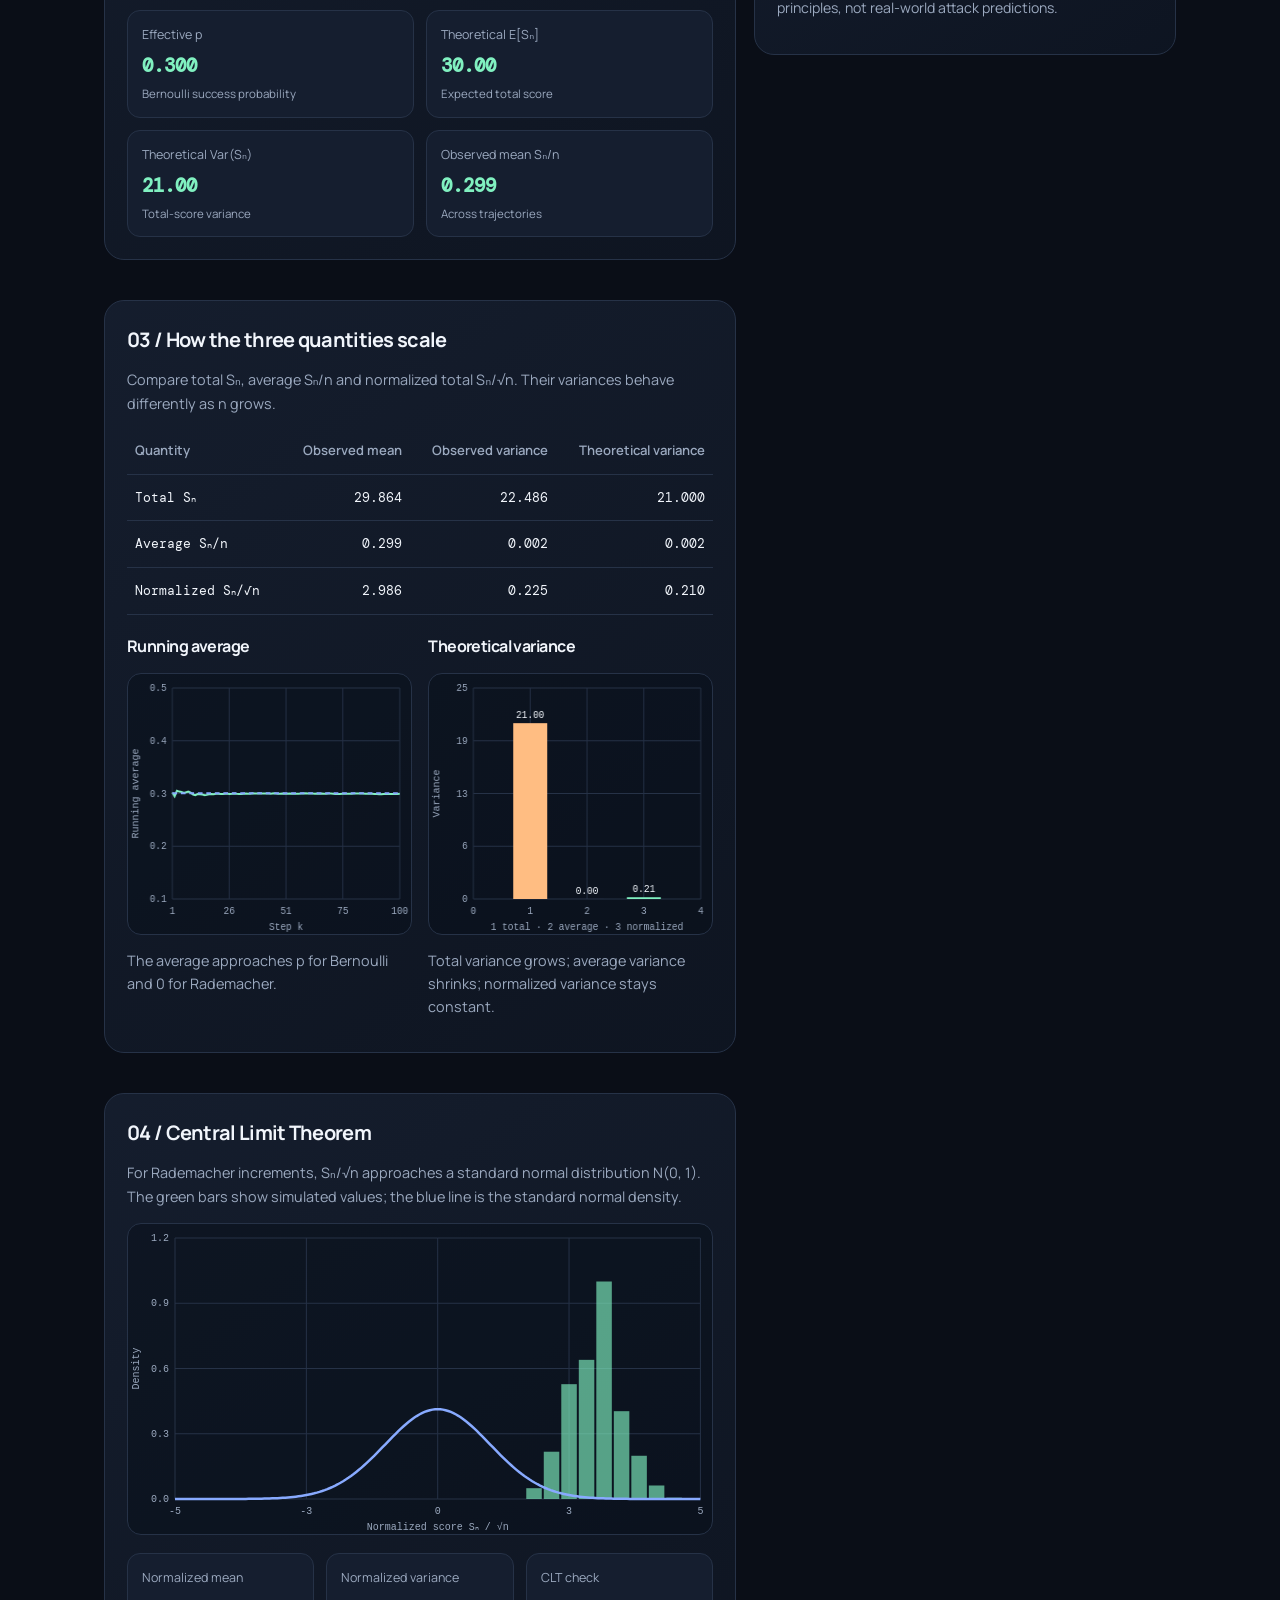
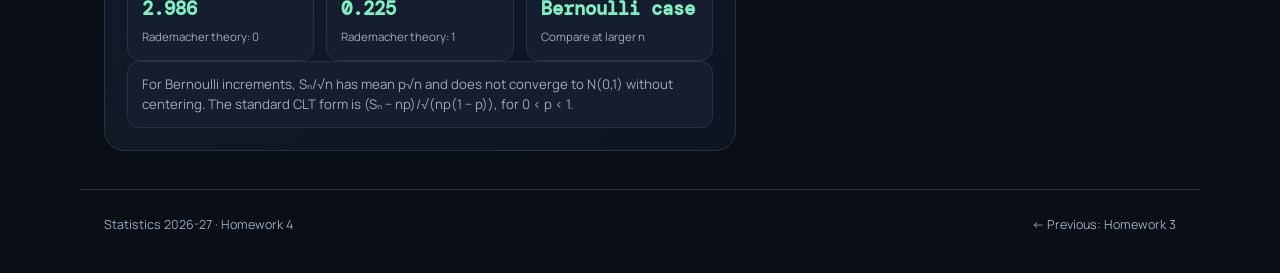
<file: homework-4/index.html>
<!doctype html>
<html lang="en"><head><meta charset="utf-8"><meta name="viewport" content="width=device-width,initial-scale=1">
<title>Homework 4 — Stochastic Penetration Models | Statistics 2026-27</title>
<link rel="stylesheet" href="../assets/style.css"><link rel="stylesheet" href="style.css"><script src="script.js" defer></script></head>
<body>
<header class="site-header"><a class="brand" href="../"><span class="brand-mark"></span> Statistics 2026-27</a><nav><a href="../">Home</a></nav></header>
<main>
<section class="page-hero"><div class="breadcrumbs"><a href="../">Statistics 2026-27</a> / Homework 4</div><p class="eyebrow">EXPERIMENT 04 · STOCHASTIC PROCESSES</p><h1>Penetration scores,<br><span class="gradient-text">from randomness to laws.</span></h1><p>Simulate independent score increments across a growing number of steps. Compare Bernoulli and Rademacher models, then investigate the Law of Large Numbers and the Central Limit Theorem.</p></section>
<div class="layout-grid hw4-layout"><div class="hw4-main">
<section class="panel"><h2>01 / Simulation setup</h2><p>Choose the number of steps, attackers and repeated trajectories. By default, p is fixed as in the assignment. An optional model lets m independent attackers each have success probability q, so pₘ = 1 − (1 − q)ᵐ.</p>
<div class="hw4-controls">
<div class="hw4-field"><label for="model">Increment model</label><select id="model"><option value="bernoulli">Bernoulli · 0 or +1</option><option value="rademacher">Rademacher · −1 or +1</option></select></div>
<div class="hw4-field"><label for="n">Number of steps (n)</label><select id="n"><option>25</option><option>50</option><option selected>100</option><option>250</option><option>500</option><option>1000</option></select></div>
<div class="hw4-field"><label for="m">Number of attackers (m)</label><input id="m" type="number" min="1" max="100" value="3"></div>
<div class="hw4-field"><label for="runs">Monte Carlo trajectories</label><select id="runs"><option>200</option><option selected>500</option><option>1000</option><option>3000</option></select></div>
<div class="hw4-field"><label for="p">Bernoulli probability (p)</label><input id="p" type="number" min="0" max="1" step=".05" value=".30"></div>
<div class="hw4-field"><label for="q">Per-attacker success probability (q)</label><input id="q" type="number" min="0" max="1" step=".01" value=".10"></div></div>
<div class="hw4-toggle"><input id="linked" type="checkbox"><label for="linked">Link p to m using pₘ = 1 − (1 − q)ᵐ</label></div><p class="small-note">This attacker-linked formula is an explicit modelling assumption, not a universal cybersecurity law. It applies to the Bernoulli model only.</p>
<div class="button-row"><button class="btn" id="run" type="button">Run simulation</button><button class="btn btn-secondary" id="reset" type="button">Reset defaults</button></div><div id="status" class="notice" role="status">Ready to simulate.</div></section>
<section class="panel"><h2>02 / Sample trajectories</h2><p>Each line shows one cumulative score Sₖ from a simulated trajectory.</p><div class="chart-frame"><canvas id="paths" aria-label="Sample cumulative score trajectories"></canvas></div><div class="legend"><span><i class="legend-dot mint"></i> Simulated trajectories</span><span><i class="legend-dot blue"></i> Theoretical mean</span></div>
<div class="metric-grid"><div class="metric"><span>Effective p</span><strong id="mp">0.300</strong><small>Bernoulli success probability</small></div><div class="metric"><span>Theoretical E[Sₙ]</span><strong id="mt">30.00</strong><small>Expected total score</small></div><div class="metric"><span>Theoretical Var(Sₙ)</span><strong id="mv">21.00</strong><small>Total-score variance</small></div><div class="metric"><span>Observed mean Sₙ/n</span><strong id="ma">0.300</strong><small>Across trajectories</small></div></div></section>
<section class="panel"><h2>03 / How the three quantities scale</h2><p>Compare total Sₙ, average Sₙ/n and normalized total Sₙ/√n. Their variances behave differently as n grows.</p><div class="table-wrap"><table class="comparison-table"><thead><tr><th>Quantity</th><th>Observed mean</th><th>Observed variance</th><th>Theoretical variance</th></tr></thead><tbody><tr><td>Total Sₙ</td><td id="tm">—</td><td id="tv">—</td><td id="ttv">—</td></tr><tr><td>Average Sₙ/n</td><td id="am">—</td><td id="av">—</td><td id="tav">—</td></tr><tr><td>Normalized Sₙ/√n</td><td id="nm">—</td><td id="nv">—</td><td id="tnv">—</td></tr></tbody></table></div>
<div class="chart-grid"><div><h3>Running average</h3><div class="chart-frame"><canvas id="avgchart"></canvas></div><p class="small-note">The average approaches p for Bernoulli and 0 for Rademacher.</p></div><div><h3>Theoretical variance</h3><div class="chart-frame"><canvas id="varchart"></canvas></div><p class="small-note">Total variance grows; average variance shrinks; normalized variance stays constant.</p></div></div></section>
<section class="panel"><h2>04 / Central Limit Theorem</h2><p>For Rademacher increments, Sₙ/√n approaches a standard normal distribution N(0, 1). The green bars show simulated values; the blue line is the standard normal density.</p><div class="chart-frame chart-tall"><canvas id="clt"></canvas></div><div class="metric-grid metric-grid-three"><div class="metric"><span>Normalized mean</span><strong id="cm">—</strong><small>Rademacher theory: 0</small></div><div class="metric"><span>Normalized variance</span><strong id="cv">—</strong><small>Rademacher theory: 1</small></div><div class="metric"><span>CLT check</span><strong id="cc">—</strong><small>Compare at larger n</small></div></div><div id="cltnote" class="notice">Choose Rademacher to investigate the standard normal limit.</div></section>
</div><aside class="hw4-aside">
<section class="panel"><h2>Model notes</h2><div class="step-box"><span class="step-number">A</span><div><strong>Bernoulli increments</strong><p>Xᵢ = 1 with probability p, otherwise 0.</p><code>E[Xᵢ] = p</code><code>Var(Xᵢ) = p(1 − p)</code></div></div><div class="step-box"><span class="step-number">B</span><div><strong>Rademacher increments</strong><p>Xᵢ = +1 or −1 with equal probability.</p><code>E[Xᵢ] = 0</code><code>Var(Xᵢ) = 1</code></div></div><div class="step-box"><span class="step-number">C</span><div><strong>Law of Large Numbers</strong><p>The sample average approaches the expected increment as n grows.</p><code>Sₙ/n → E[Xᵢ]</code></div></div><div class="step-box"><span class="step-number">D</span><div><strong>Central Limit Theorem</strong><p>The normalized Rademacher sum approaches a standard normal law.</p><code>Sₙ/√n ⇒ N(0, 1)</code></div></div></section>
<section class="panel"><h2>05 / Interpretation</h2><div id="interpretation" class="section-copy">Run a simulation to generate an interpretation of the results.</div></section>
<section class="panel"><h2>What do n and m mean?</h2><p><strong>n — systems / steps.</strong> A larger n increases the scale of the total, while the average becomes more stable.</p><p><strong>m — attackers.</strong> The original model does not specify how m changes p. The optional relation pₘ = 1 − (1 − q)ᵐ is one transparent assumption to explore the effect of more attackers.</p><p><strong>Limitation.</strong> Real attacks may not be independent or identically distributed. This model illustrates statistical principles, not real-world attack predictions.</p></section>
</aside></div></main>
<footer class="page-footer"><span>Statistics 2026-27 · Homework 4</span><span><a href="../homework-3/">← Previous: Homework 3</a></span></footer></body></html>
</file>
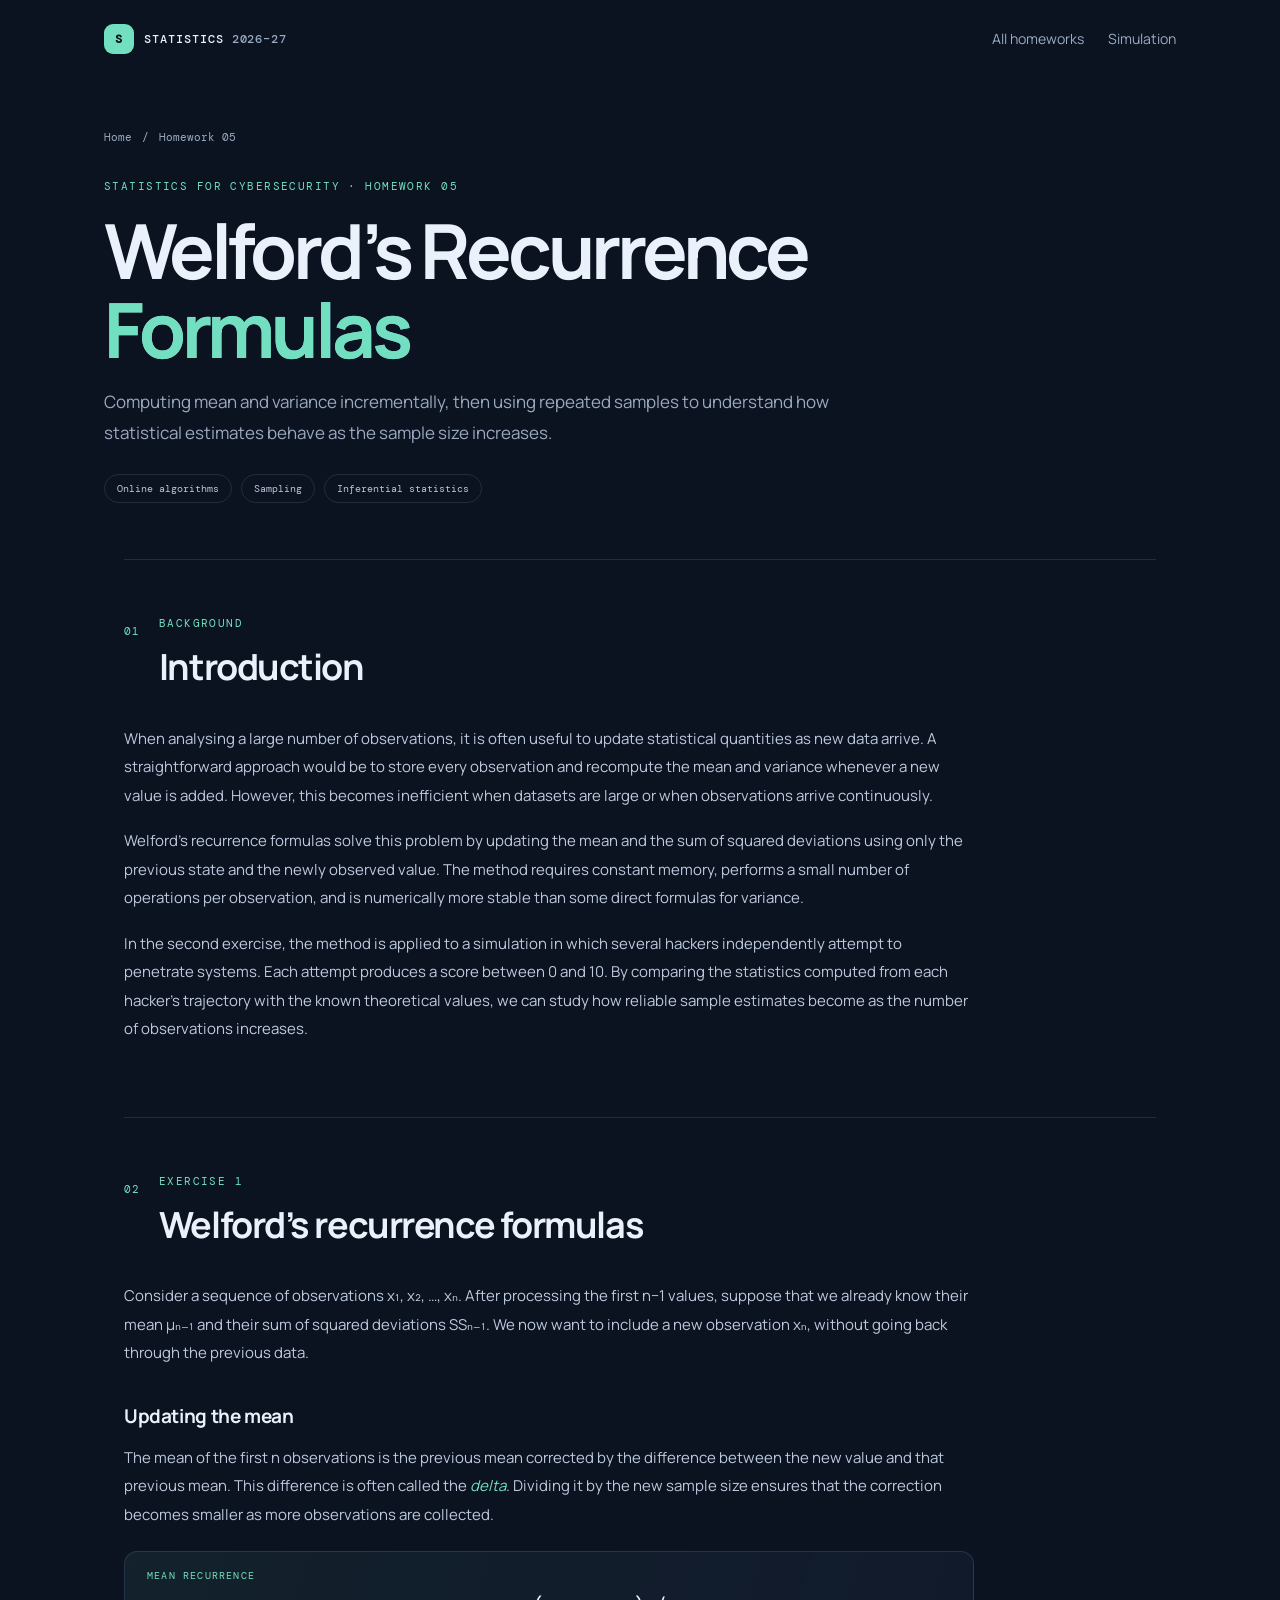
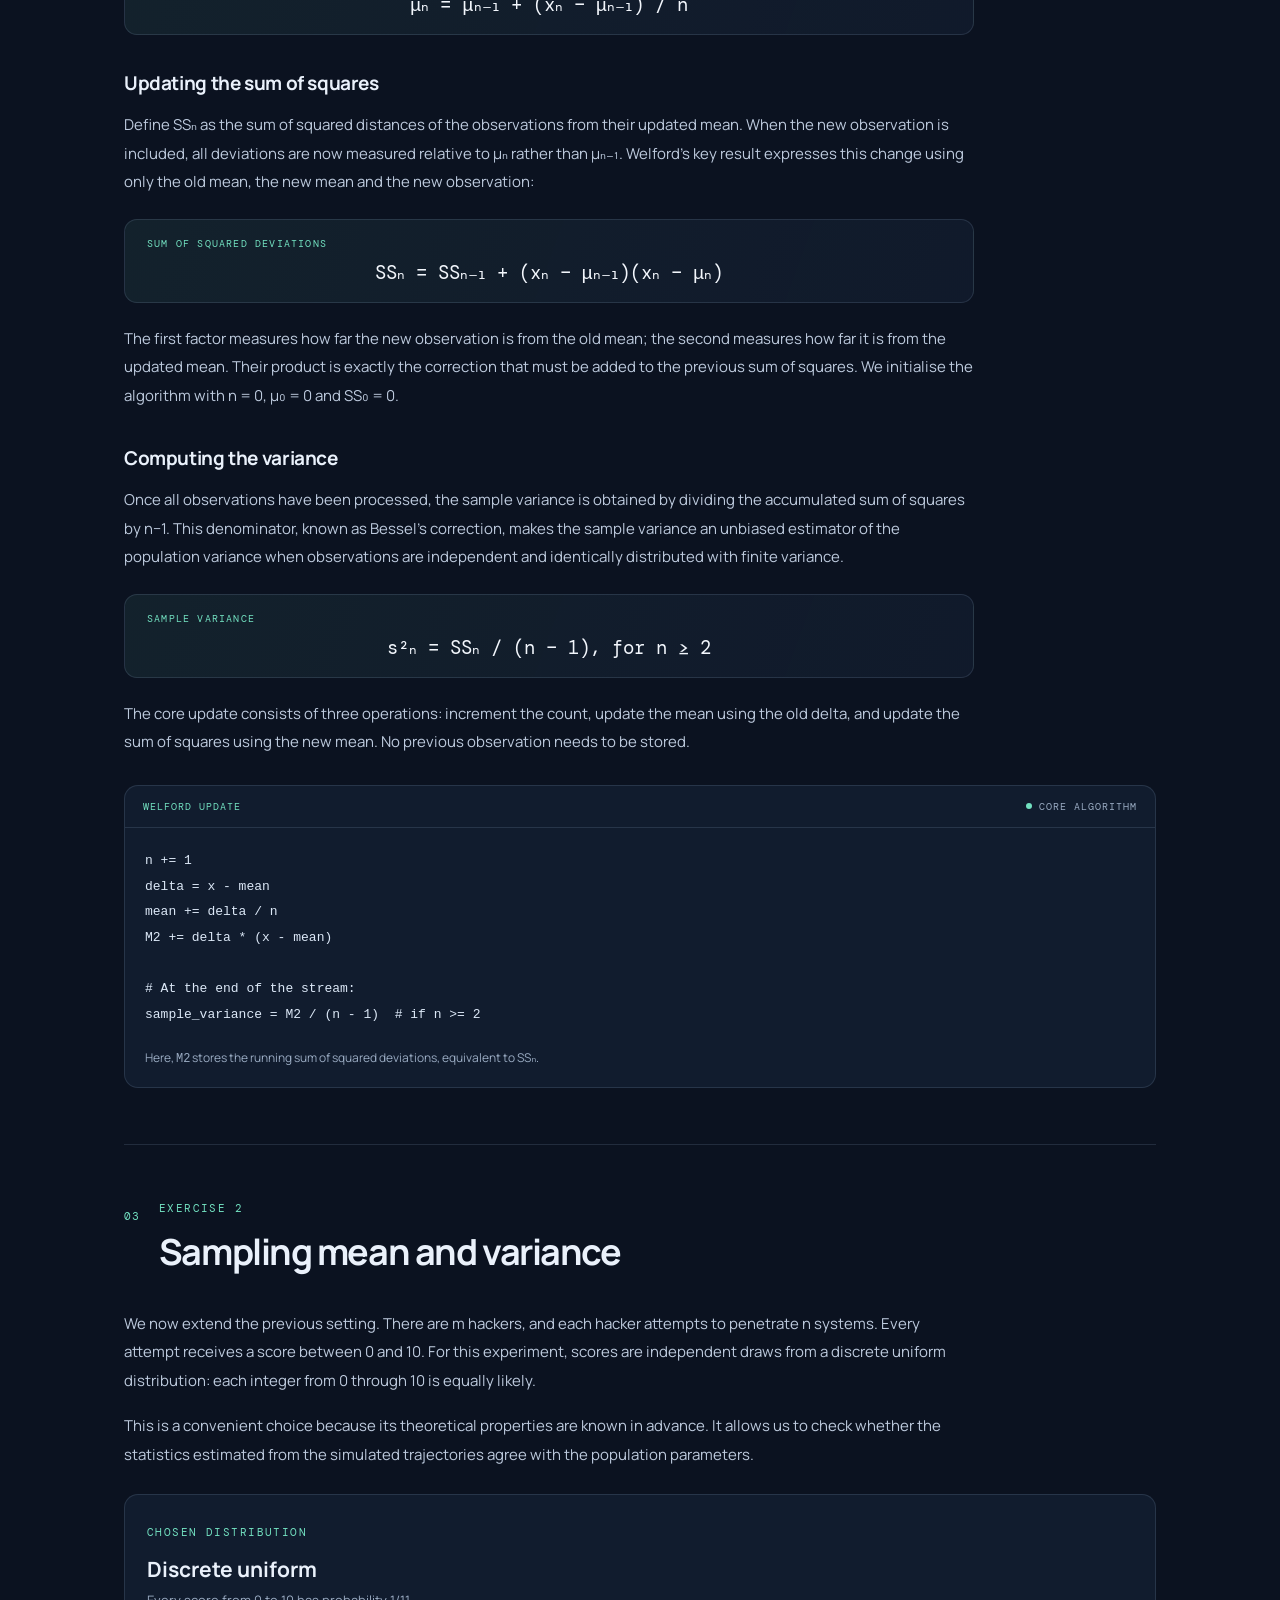
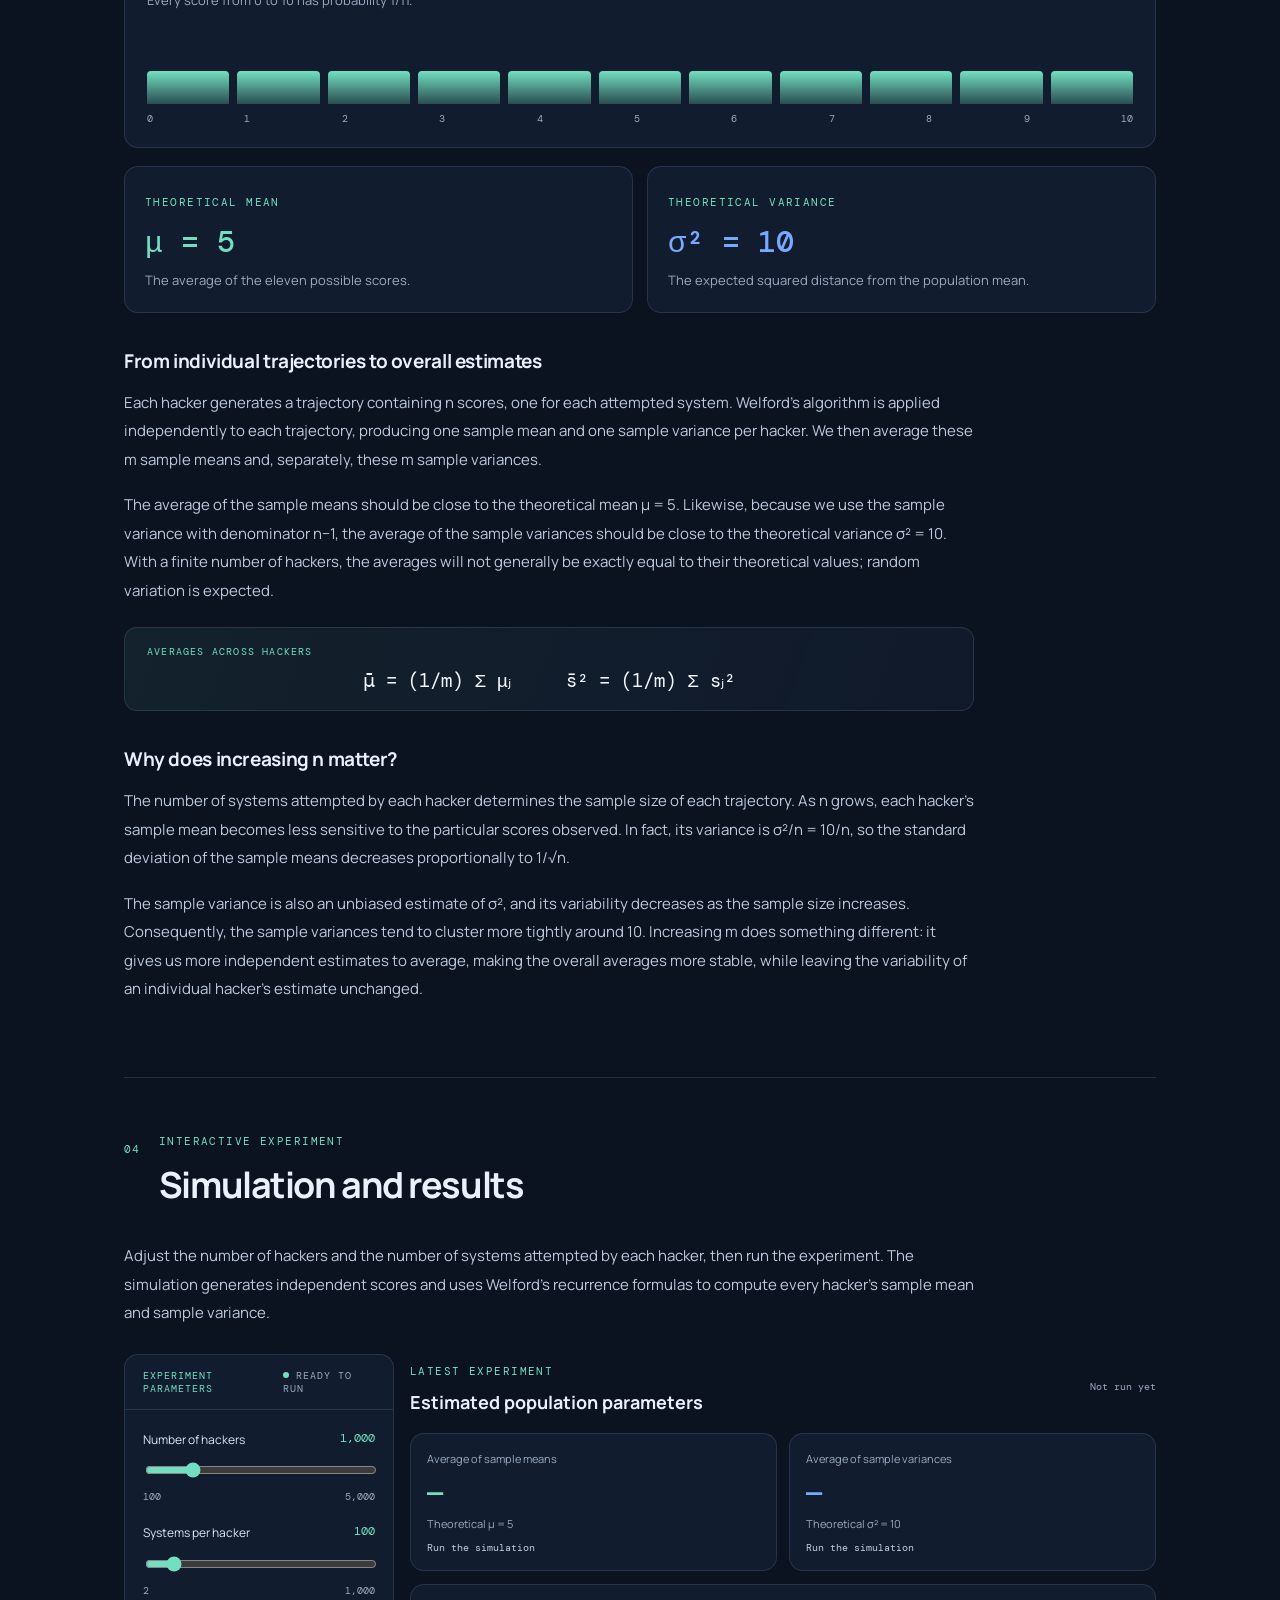
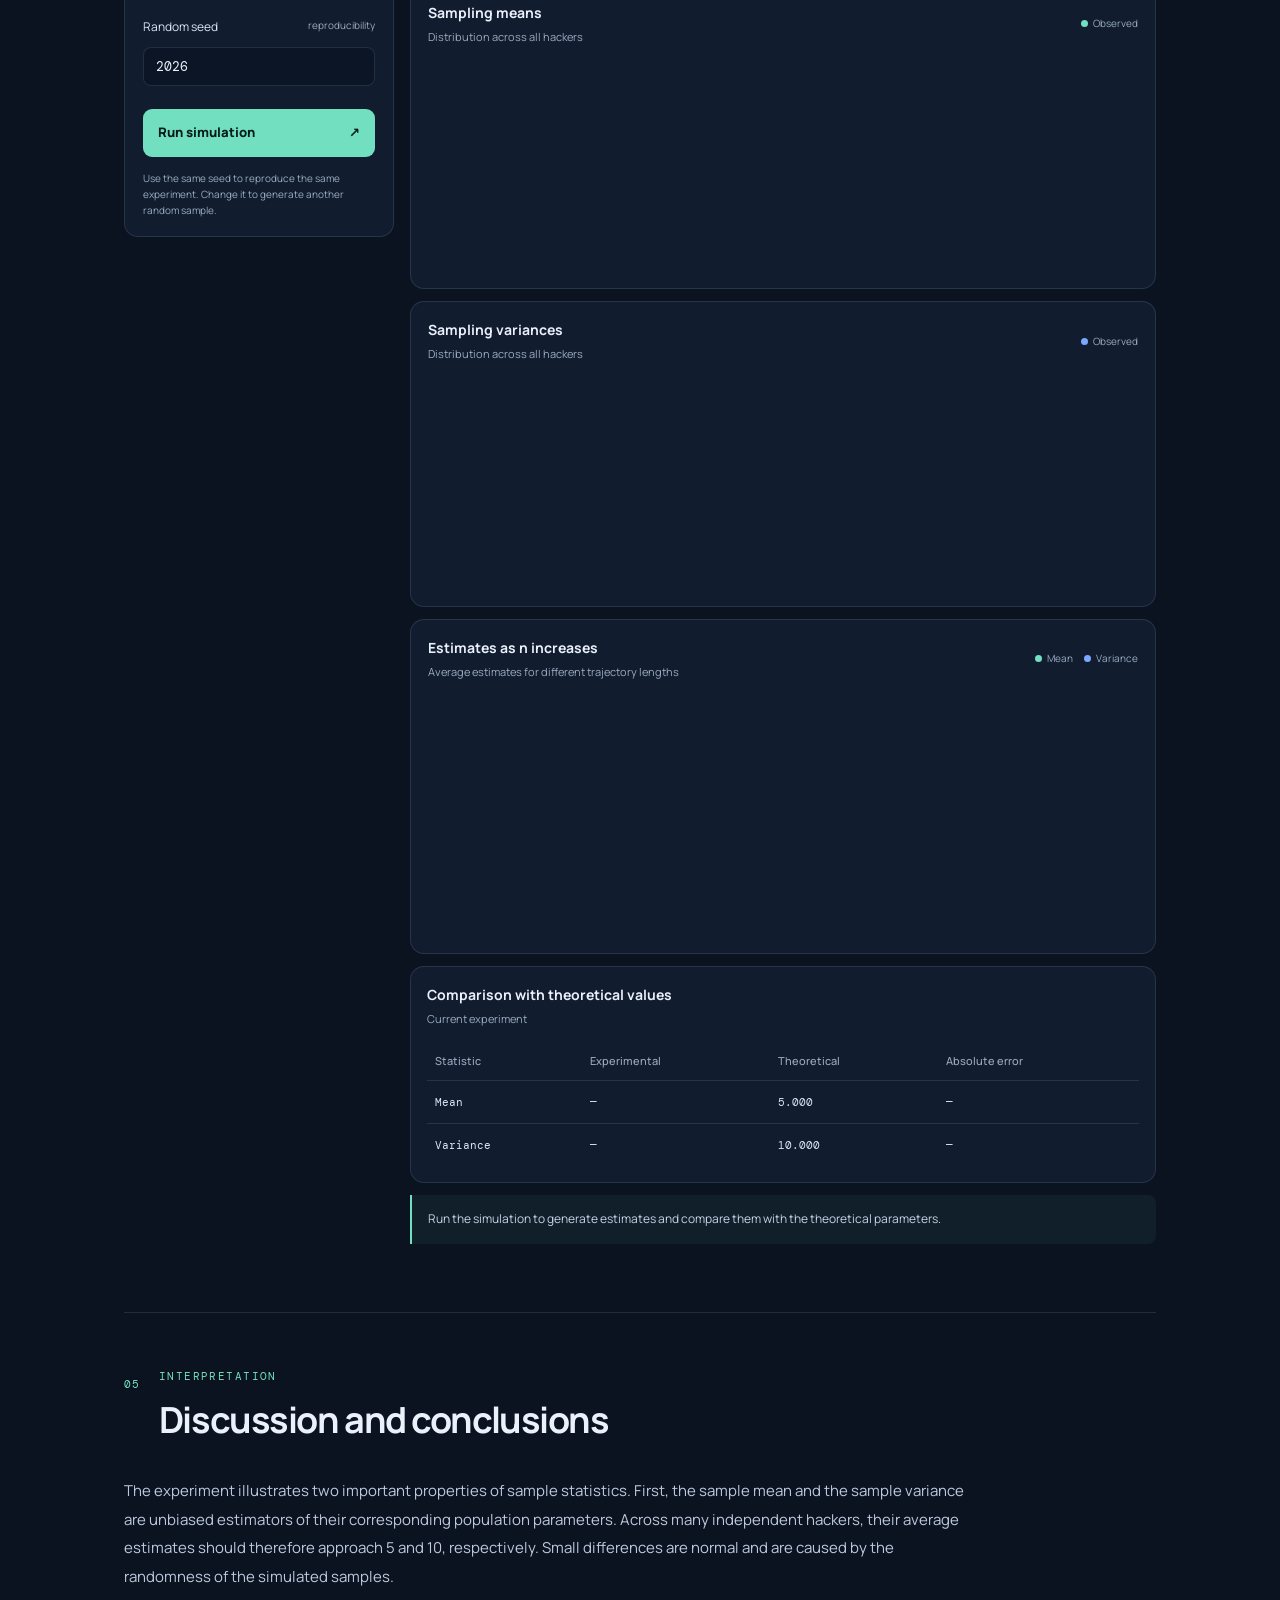
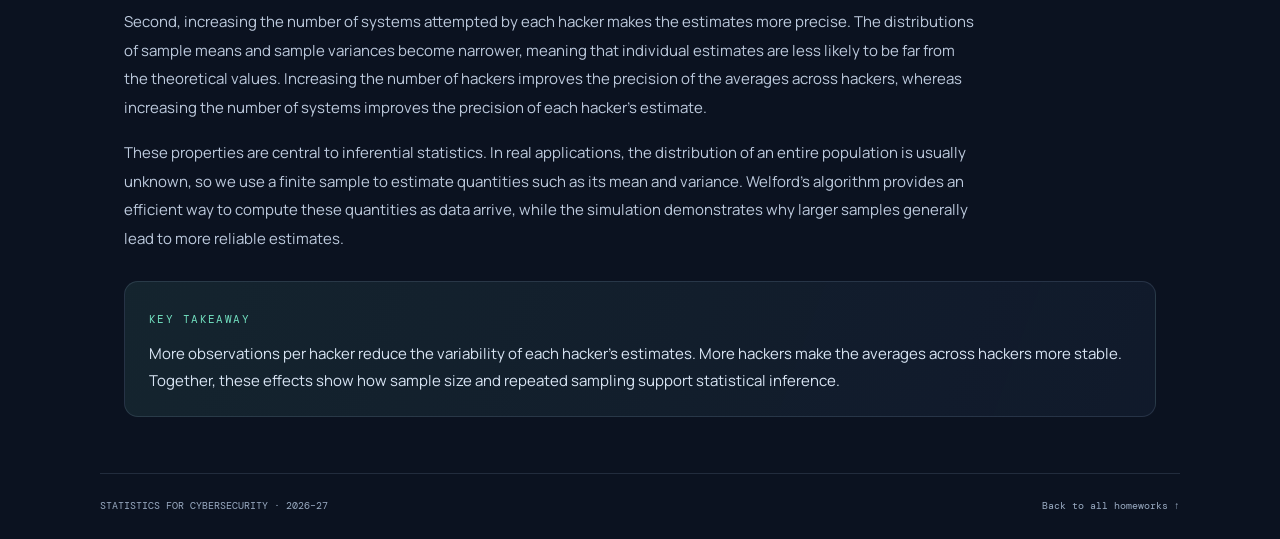
<file: homework-5/index.html>
<!DOCTYPE html>
<html lang="en">
<head>
  <meta charset="UTF-8">
  <meta name="viewport" content="width=device-width, initial-scale=1">
  <meta name="description" content="Homework 5: Welford's recurrence formulas and sampling mean and variance.">
  <title>Homework 5 | Welford’s Recurrence Formulas</title>
  <link rel="preconnect" href="https://fonts.googleapis.com">
  <link href="https://fonts.googleapis.com/css2?family=DM+Mono:wght@400;500&family=Manrope:wght@400;500;600;700;800&display=swap" rel="stylesheet">
  <link rel="stylesheet" href="../assets/style.css">
  <link rel="stylesheet" href="style.css">
  <script src="script.js" defer></script>
</head>
<body>
<header class="site-header">
  <a class="brand" href="../index.html">
    <span class="brand-mark">S</span>
    <span>STATISTICS <span class="brand-muted">2026–27</span></span>
  </a>
  <nav class="header-nav">
    <a href="../index.html">All homeworks</a>
    <a href="#simulation">Simulation</a>
  </nav>
</header>

<main>
  <section class="page-hero homework-hero">
    <div class="breadcrumbs">
      <a href="../index.html">Home</a><span>/</span><span>Homework 05</span>
    </div>
    <div class="eyebrow">STATISTICS FOR CYBERSECURITY · HOMEWORK 05</div>
    <h1>Welford’s Recurrence<br><span class="gradient-text">Formulas</span></h1>
    <p class="hero-description">
      Computing mean and variance incrementally, then using repeated samples
      to understand how statistical estimates behave as the sample size increases.
    </p>
    <div class="hero-tags">
      <span>Online algorithms</span>
      <span>Sampling</span>
      <span>Inferential statistics</span>
    </div>
  </section>

  <section class="content-section">
    <div class="section-heading">
      <span class="section-index">01</span>
      <div>
        <div class="eyebrow">BACKGROUND</div>
        <h2>Introduction</h2>
      </div>
    </div>
    <div class="prose">
      <p>
        When analysing a large number of observations, it is often useful to
        update statistical quantities as new data arrive. A straightforward
        approach would be to store every observation and recompute the mean
        and variance whenever a new value is added. However, this becomes
        inefficient when datasets are large or when observations arrive
        continuously.
      </p>
      <p>
        Welford’s recurrence formulas solve this problem by updating the mean
        and the sum of squared deviations using only the previous state and
        the newly observed value. The method requires constant memory,
        performs a small number of operations per observation, and is
        numerically more stable than some direct formulas for variance.
      </p>
      <p>
        In the second exercise, the method is applied to a simulation in
        which several hackers independently attempt to penetrate systems.
        Each attempt produces a score between 0 and 10. By comparing the
        statistics computed from each hacker’s trajectory with the known
        theoretical values, we can study how reliable sample estimates become
        as the number of observations increases.
      </p>
    </div>
  </section>

  <section class="content-section">
    <div class="section-heading">
      <span class="section-index">02</span>
      <div>
        <div class="eyebrow">EXERCISE 1</div>
        <h2>Welford’s recurrence formulas</h2>
      </div>
    </div>

    <div class="prose">
      <p>
        Consider a sequence of observations x₁, x₂, …, xₙ. After processing
        the first n−1 values, suppose that we already know their mean
        μₙ₋₁ and their sum of squared deviations SSₙ₋₁. We now want to
        include a new observation xₙ, without going back through the
        previous data.
      </p>

      <h3>Updating the mean</h3>
      <p>
        The mean of the first n observations is the previous mean corrected
        by the difference between the new value and that previous mean.
        This difference is often called the <em>delta</em>. Dividing it by
        the new sample size ensures that the correction becomes smaller as
        more observations are collected.
      </p>

      <div class="equation-card">
        <span class="equation-label">MEAN RECURRENCE</span>
        <div class="equation">μₙ = μₙ₋₁ + (xₙ − μₙ₋₁) / n</div>
      </div>

      <h3>Updating the sum of squares</h3>
      <p>
        Define SSₙ as the sum of squared distances of the observations from
        their updated mean. When the new observation is included, all
        deviations are now measured relative to μₙ rather than μₙ₋₁.
        Welford’s key result expresses this change using only the old mean,
        the new mean and the new observation:
      </p>

      <div class="equation-card">
        <span class="equation-label">SUM OF SQUARED DEVIATIONS</span>
        <div class="equation">
          SSₙ = SSₙ₋₁ + (xₙ − μₙ₋₁)(xₙ − μₙ)
        </div>
      </div>

      <p>
        The first factor measures how far the new observation is from the
        old mean; the second measures how far it is from the updated mean.
        Their product is exactly the correction that must be added to the
        previous sum of squares. We initialise the algorithm with
        n = 0, μ₀ = 0 and SS₀ = 0.
      </p>

      <h3>Computing the variance</h3>
      <p>
        Once all observations have been processed, the sample variance is
        obtained by dividing the accumulated sum of squares by n−1. This
        denominator, known as Bessel’s correction, makes the sample variance
        an unbiased estimator of the population variance when observations
        are independent and identically distributed with finite variance.
      </p>

      <div class="equation-card">
        <span class="equation-label">SAMPLE VARIANCE</span>
        <div class="equation">s²ₙ = SSₙ / (n − 1), for n ≥ 2</div>
      </div>

      <p>
        The core update consists of three operations: increment the count,
        update the mean using the old delta, and update the sum of squares
        using the new mean. No previous observation needs to be stored.
      </p>
    </div>

    <div class="code-panel">
      <div class="code-panel-head">
        <span>WELFORD UPDATE</span>
        <span class="live-dot">CORE ALGORITHM</span>
      </div>
      <pre><code>n += 1
delta = x - mean
mean += delta / n
M2 += delta * (x - mean)

# At the end of the stream:
sample_variance = M2 / (n - 1)  # if n >= 2</code></pre>
      <p class="code-caption">
        Here, <code>M2</code> stores the running sum of squared deviations,
        equivalent to SSₙ.
      </p>
    </div>
  </section>

  <section class="content-section">
    <div class="section-heading">
      <span class="section-index">03</span>
      <div>
        <div class="eyebrow">EXERCISE 2</div>
        <h2>Sampling mean and variance</h2>
      </div>
    </div>

    <div class="prose">
      <p>
        We now extend the previous setting. There are m hackers, and each
        hacker attempts to penetrate n systems. Every attempt receives a
        score between 0 and 10. For this experiment, scores are independent
        draws from a discrete uniform distribution: each integer from 0
        through 10 is equally likely.
      </p>
      <p>
        This is a convenient choice because its theoretical properties are
        known in advance. It allows us to check whether the statistics
        estimated from the simulated trajectories agree with the population
        parameters.
      </p>
    </div>

    <div class="distribution-card">
      <div>
        <span class="mini-label">CHOSEN DISTRIBUTION</span>
        <h3>Discrete uniform</h3>
        <p>Every score from 0 to 10 has probability 1/11.</p>
      </div>
      <div class="distribution-bars">
        <span></span><span></span><span></span><span></span><span></span>
        <span></span><span></span><span></span><span></span><span></span><span></span>
      </div>
      <div class="distribution-axis">
        <span>0</span><span>1</span><span>2</span><span>3</span><span>4</span>
        <span>5</span><span>6</span><span>7</span><span>8</span><span>9</span><span>10</span>
      </div>
    </div>

    <div class="theory-grid">
      <article class="theory-card">
        <span class="mini-label">THEORETICAL MEAN</span>
        <div class="theory-value">μ = 5</div>
        <p>The average of the eleven possible scores.</p>
      </article>
      <article class="theory-card">
        <span class="mini-label">THEORETICAL VARIANCE</span>
        <div class="theory-value">σ² = 10</div>
        <p>The expected squared distance from the population mean.</p>
      </article>
    </div>

    <div class="prose">
      <h3>From individual trajectories to overall estimates</h3>
      <p>
        Each hacker generates a trajectory containing n scores, one for
        each attempted system. Welford’s algorithm is applied independently
        to each trajectory, producing one sample mean and one sample
        variance per hacker. We then average these m sample means and,
        separately, these m sample variances.
      </p>
      <p>
        The average of the sample means should be close to the theoretical
        mean μ = 5. Likewise, because we use the sample variance with
        denominator n−1, the average of the sample variances should be close
        to the theoretical variance σ² = 10. With a finite number of
        hackers, the averages will not generally be exactly equal to their
        theoretical values; random variation is expected.
      </p>

      <div class="equation-card">
        <span class="equation-label">AVERAGES ACROSS HACKERS</span>
        <div class="equation">
          μ̄ = (1/m) Σ μⱼ &nbsp;&nbsp;&nbsp; s̄² = (1/m) Σ sⱼ²
        </div>
      </div>

      <h3>Why does increasing n matter?</h3>
      <p>
        The number of systems attempted by each hacker determines the
        sample size of each trajectory. As n grows, each hacker’s sample
        mean becomes less sensitive to the particular scores observed. In
        fact, its variance is σ²/n = 10/n, so the standard deviation of the
        sample means decreases proportionally to 1/√n.
      </p>
      <p>
        The sample variance is also an unbiased estimate of σ², and its
        variability decreases as the sample size increases. Consequently,
        the sample variances tend to cluster more tightly around 10.
        Increasing m does something different: it gives us more independent
        estimates to average, making the overall averages more stable,
        while leaving the variability of an individual hacker’s estimate
        unchanged.
      </p>
    </div>
  </section>

  <section class="content-section simulation-section" id="simulation">
    <div class="section-heading">
      <span class="section-index">04</span>
      <div>
        <div class="eyebrow">INTERACTIVE EXPERIMENT</div>
        <h2>Simulation and results</h2>
      </div>
    </div>

    <div class="prose">
      <p>
        Adjust the number of hackers and the number of systems attempted
        by each hacker, then run the experiment. The simulation generates
        independent scores and uses Welford’s recurrence formulas to
        compute every hacker’s sample mean and sample variance.
      </p>
    </div>

    <div class="simulator">
      <aside class="sim-controls">
        <div class="control-heading">
          <span>EXPERIMENT PARAMETERS</span>
          <span class="live-dot">READY TO RUN</span>
        </div>

        <label for="hackersInput">
          Number of hackers <strong id="hackersValue">1,000</strong>
        </label>
        <input id="hackersInput" type="range" min="100" max="5000" step="100" value="1000">
        <div class="range-labels"><span>100</span><span>5,000</span></div>

        <label for="systemsInput">
          Systems per hacker <strong id="systemsValue">100</strong>
        </label>
        <input id="systemsInput" type="range" min="2" max="1000" step="1" value="100">
        <div class="range-labels"><span>2</span><span>1,000</span></div>

        <label for="seedInput">
          Random seed <span class="optional-label">reproducibility</span>
        </label>
        <input id="seedInput" class="number-input" type="number" value="2026" min="0" max="2147483647">

        <button class="btn btn-primary run-button" id="runButton" type="button">
          Run simulation <span>↗</span>
        </button>
        <p class="control-note">
          Use the same seed to reproduce the same experiment. Change it to
          generate another random sample.
        </p>
      </aside>

      <div class="sim-output">
        <div class="result-heading">
          <div>
            <span class="mini-label">LATEST EXPERIMENT</span>
            <h3>Estimated population parameters</h3>
          </div>
          <span class="result-status" id="runStatus">Not run yet</span>
        </div>

        <div class="metrics-grid">
          <article class="metric-card">
            <span>Average of sample means</span>
            <strong id="meanEstimate">—</strong>
            <small>Theoretical μ = 5</small>
            <em id="meanError">Run the simulation</em>
          </article>
          <article class="metric-card">
            <span>Average of sample variances</span>
            <strong id="varianceEstimate">—</strong>
            <small>Theoretical σ² = 10</small>
            <em id="varianceError">Run the simulation</em>
          </article>
        </div>

        <div class="chart-card">
          <div class="chart-title">
            <div>
              <h4>Sampling means</h4>
              <p>Distribution across all hackers</p>
            </div>
            <span class="chart-legend"><i class="legend-dot mint"></i>Observed</span>
          </div>
          <canvas id="meansChart"></canvas>
        </div>

        <div class="chart-card">
          <div class="chart-title">
            <div>
              <h4>Sampling variances</h4>
              <p>Distribution across all hackers</p>
            </div>
            <span class="chart-legend"><i class="legend-dot blue"></i>Observed</span>
          </div>
          <canvas id="variancesChart"></canvas>
        </div>

        <div class="chart-card">
          <div class="chart-title">
            <div>
              <h4>Estimates as n increases</h4>
              <p>Average estimates for different trajectory lengths</p>
            </div>
            <span class="chart-legend">
              <i class="legend-dot mint"></i>Mean
              <i class="legend-dot blue"></i>Variance
            </span>
          </div>
          <canvas id="convergenceChart" class="tall-chart"></canvas>
        </div>

        <div class="table-wrap">
          <div class="chart-title">
            <div>
              <h4>Comparison with theoretical values</h4>
              <p>Current experiment</p>
            </div>
          </div>
          <table class="results-table">
            <thead>
              <tr>
                <th>Statistic</th>
                <th>Experimental</th>
                <th>Theoretical</th>
                <th>Absolute error</th>
              </tr>
            </thead>
            <tbody>
              <tr>
                <td>Mean</td>
                <td id="tableMean">—</td>
                <td>5.000</td>
                <td id="tableMeanError">—</td>
              </tr>
              <tr>
                <td>Variance</td>
                <td id="tableVariance">—</td>
                <td>10.000</td>
                <td id="tableVarianceError">—</td>
              </tr>
            </tbody>
          </table>
        </div>

        <p class="simulation-explanation" id="simulationExplanation">
          Run the simulation to generate estimates and compare them with
          the theoretical parameters.
        </p>
      </div>
    </div>
  </section>

  <section class="content-section conclusions-section">
    <div class="section-heading">
      <span class="section-index">05</span>
      <div>
        <div class="eyebrow">INTERPRETATION</div>
        <h2>Discussion and conclusions</h2>
      </div>
    </div>

    <div class="prose">
      <p>
        The experiment illustrates two important properties of sample
        statistics. First, the sample mean and the sample variance are
        unbiased estimators of their corresponding population parameters.
        Across many independent hackers, their average estimates should
        therefore approach 5 and 10, respectively. Small differences are
        normal and are caused by the randomness of the simulated samples.
      </p>
      <p>
        Second, increasing the number of systems attempted by each hacker
        makes the estimates more precise. The distributions of sample means
        and sample variances become narrower, meaning that individual
        estimates are less likely to be far from the theoretical values.
        Increasing the number of hackers improves the precision of the
        averages across hackers, whereas increasing the number of systems
        improves the precision of each hacker’s estimate.
      </p>
      <p>
        These properties are central to inferential statistics. In real
        applications, the distribution of an entire population is usually
        unknown, so we use a finite sample to estimate quantities such as
        its mean and variance. Welford’s algorithm provides an efficient
        way to compute these quantities as data arrive, while the
        simulation demonstrates why larger samples generally lead to more
        reliable estimates.
      </p>
    </div>

    <div class="takeaway-panel">
      <span class="mini-label">KEY TAKEAWAY</span>
      <p>
        More observations per hacker reduce the variability of each
        hacker’s estimates. More hackers make the averages across hackers
        more stable. Together, these effects show how sample size and
        repeated sampling support statistical inference.
      </p>
    </div>
  </section>
</main>

<footer class="site-footer">
  <span>STATISTICS FOR CYBERSECURITY · 2026–27</span>
  <a href="../index.html">Back to all homeworks ↑</a>
</footer>
</body>
</html>
</file>
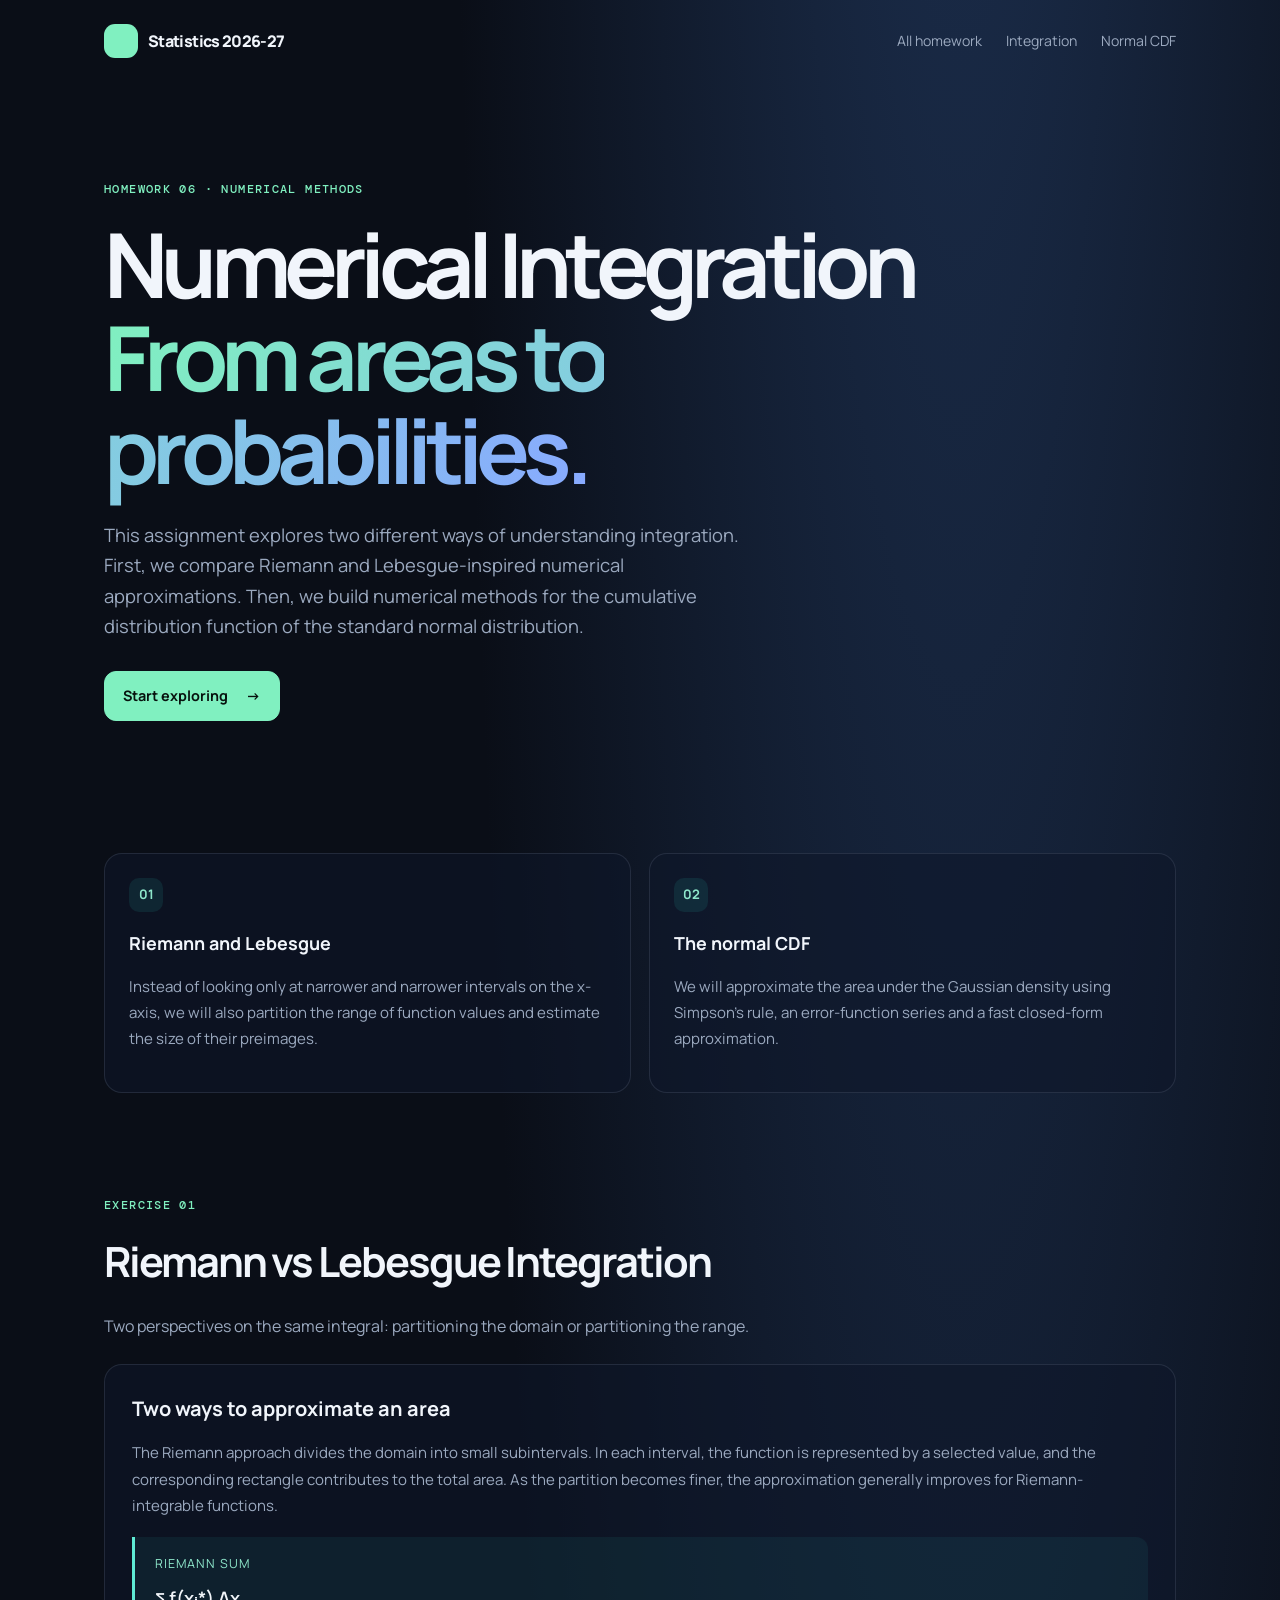
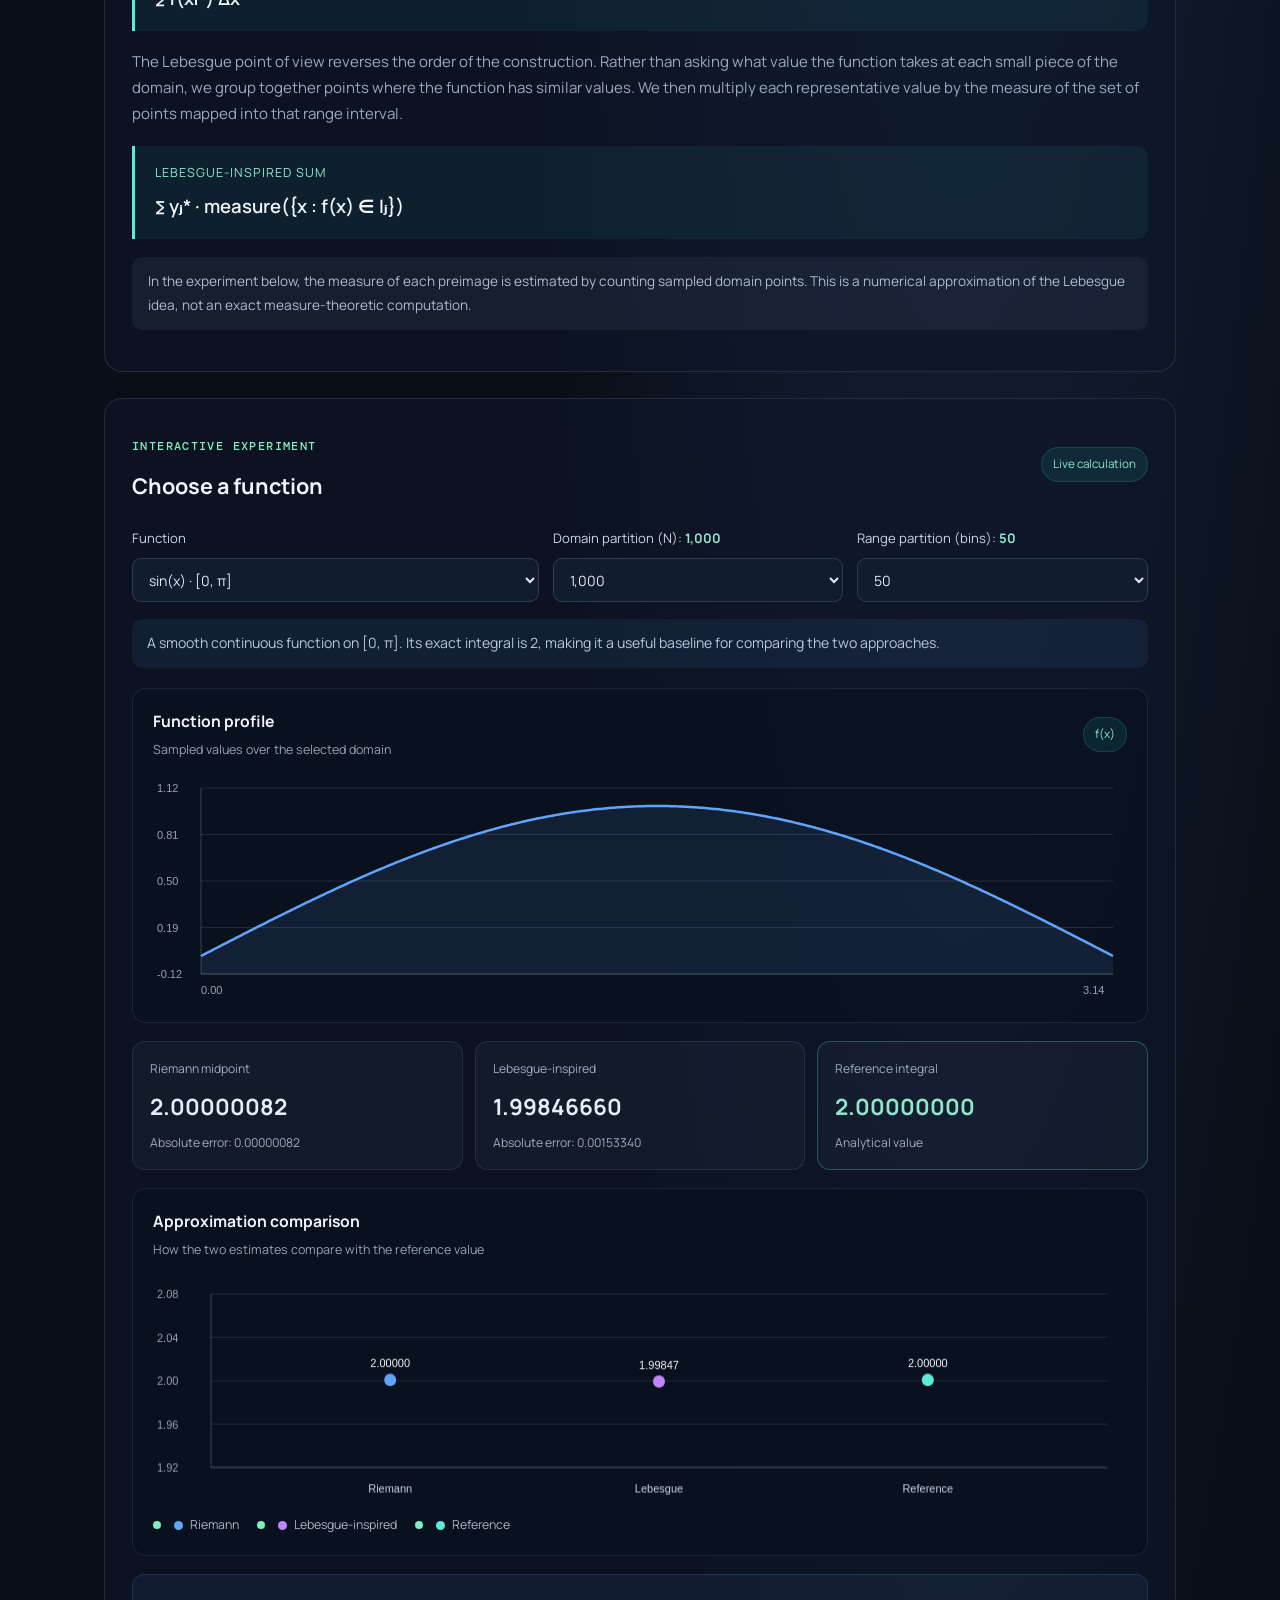
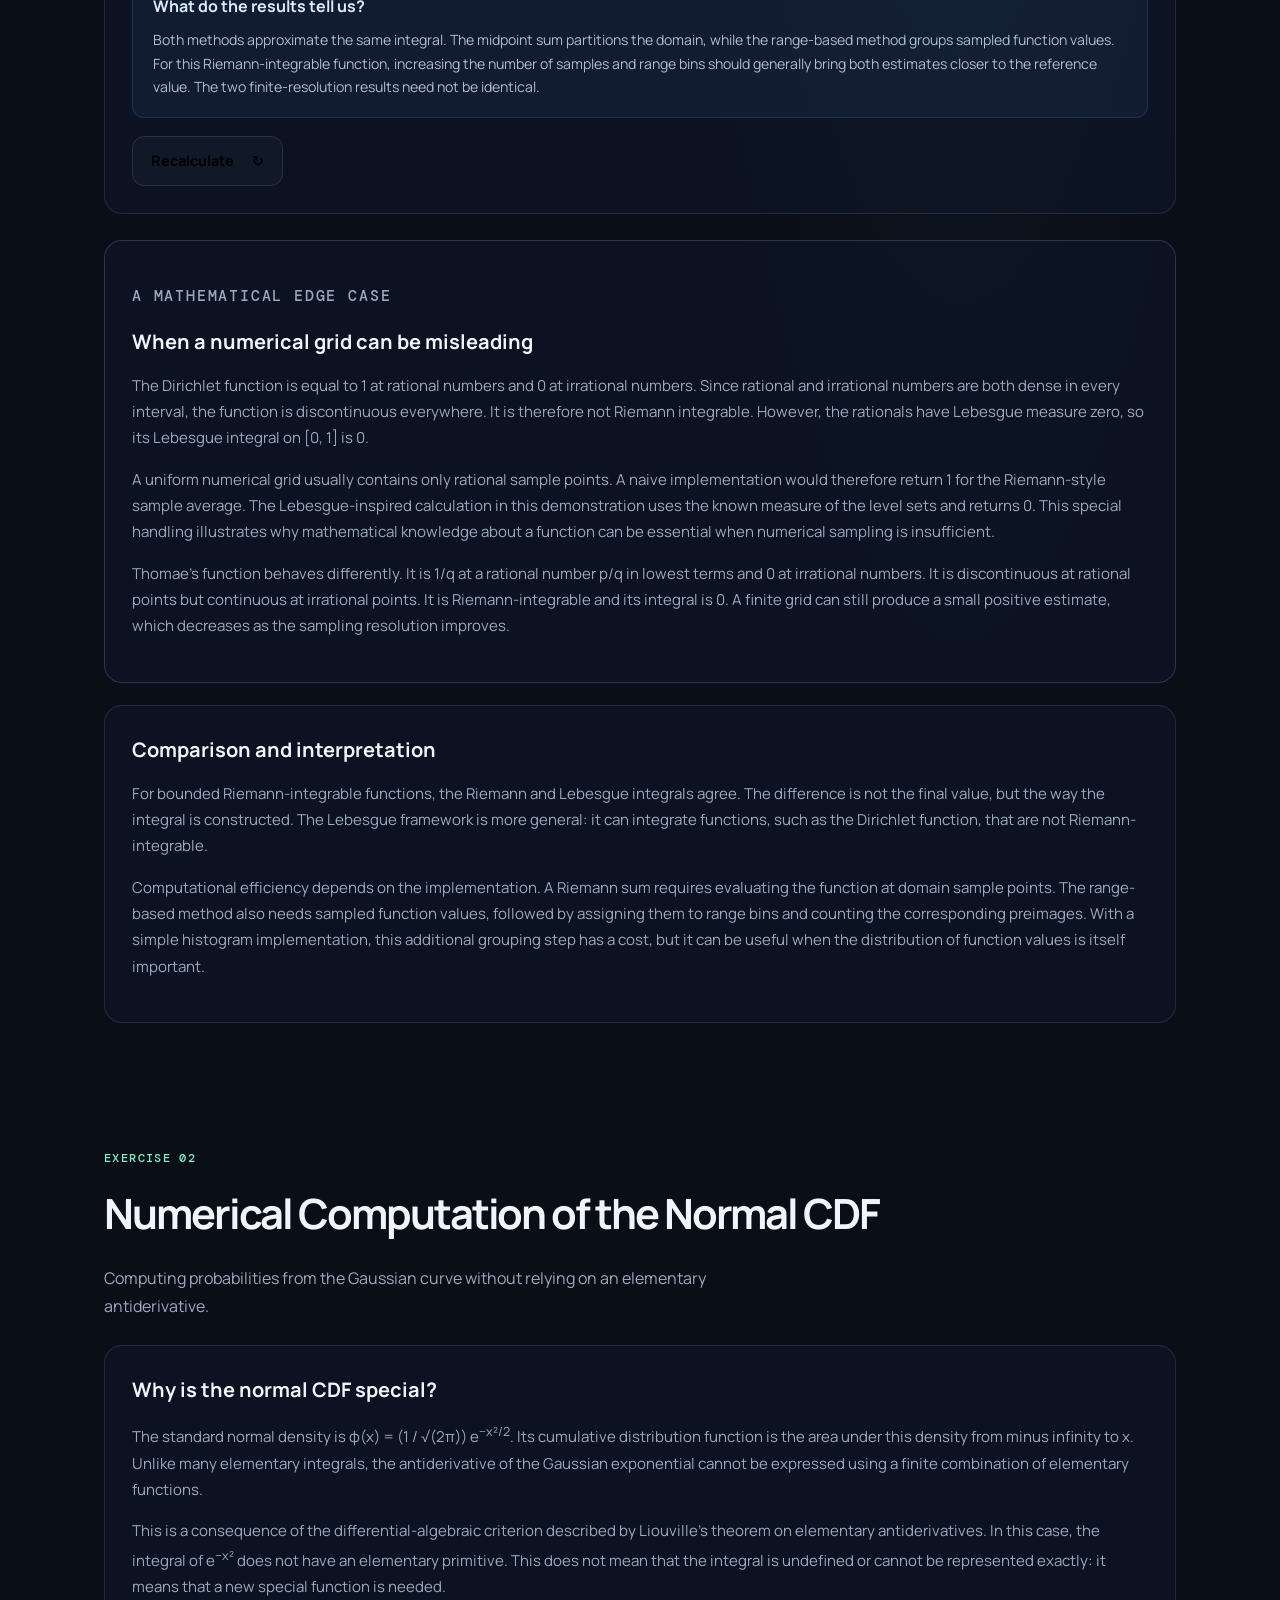
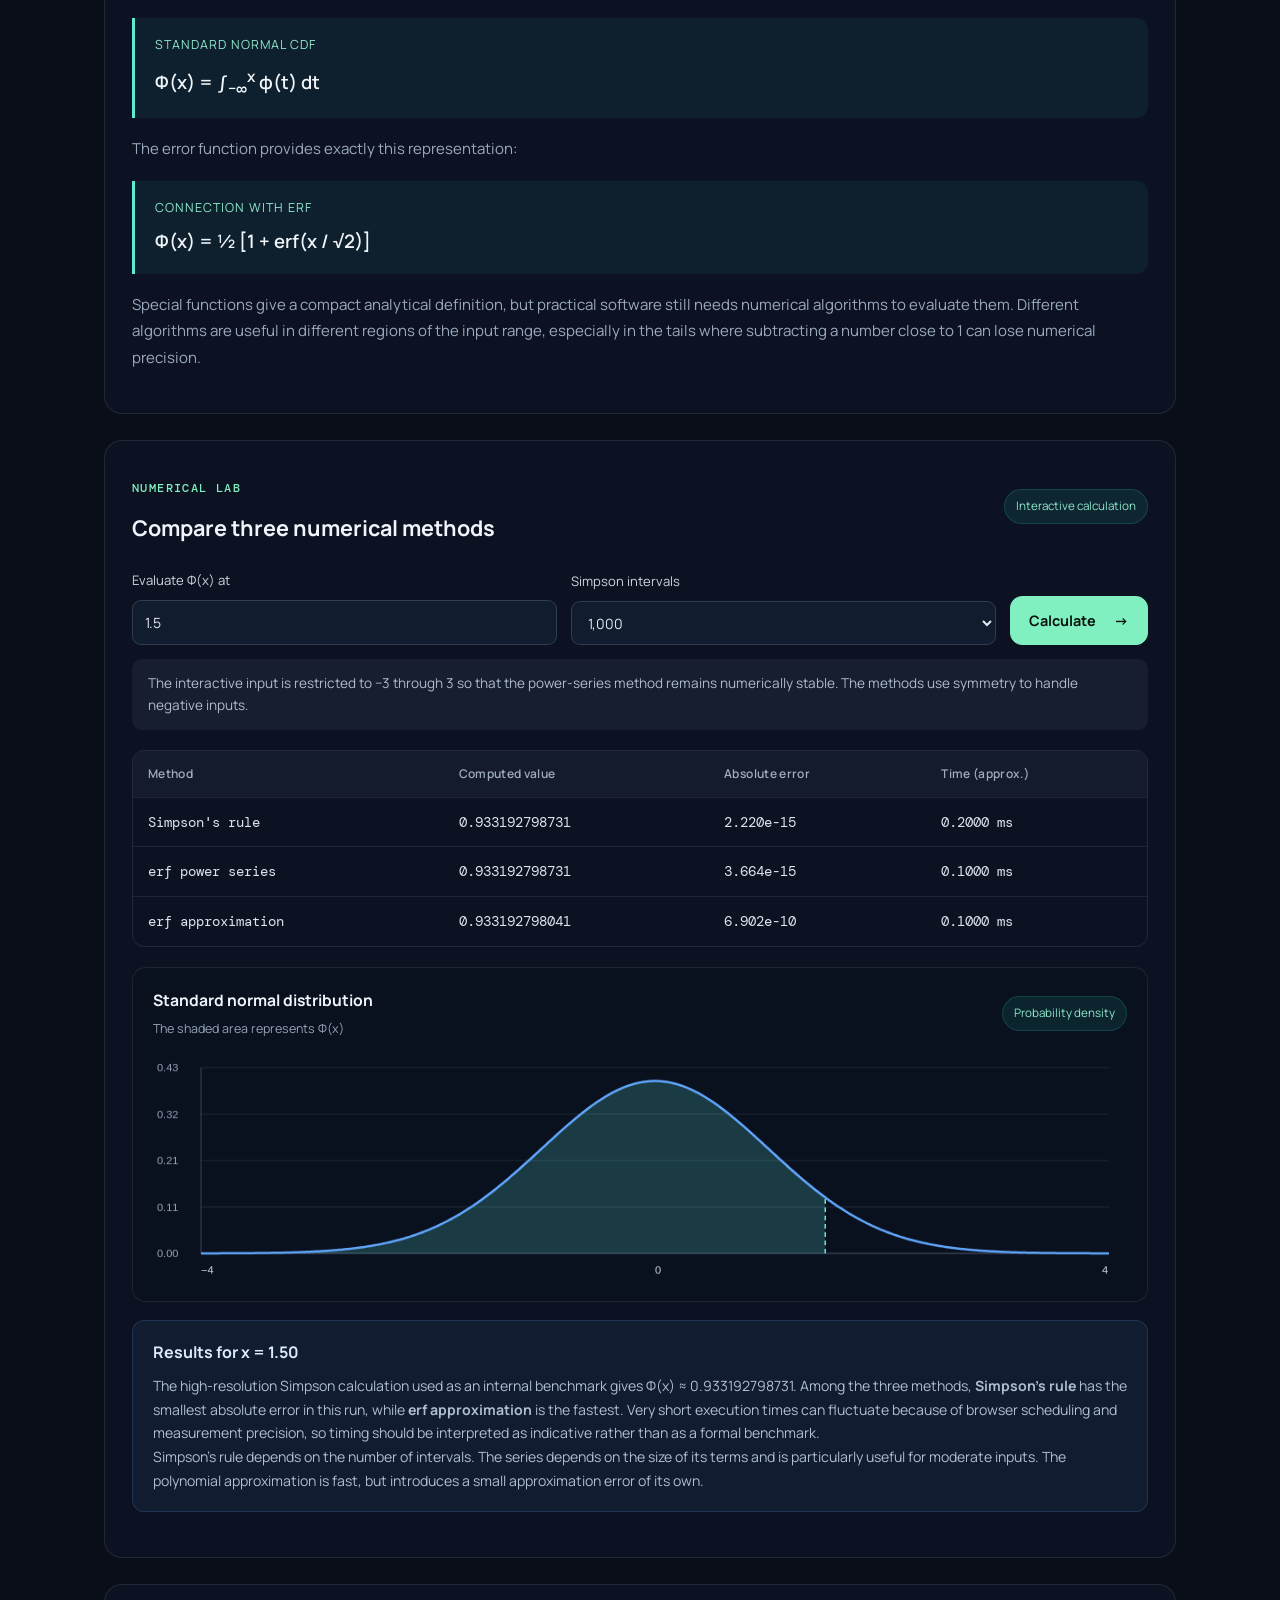
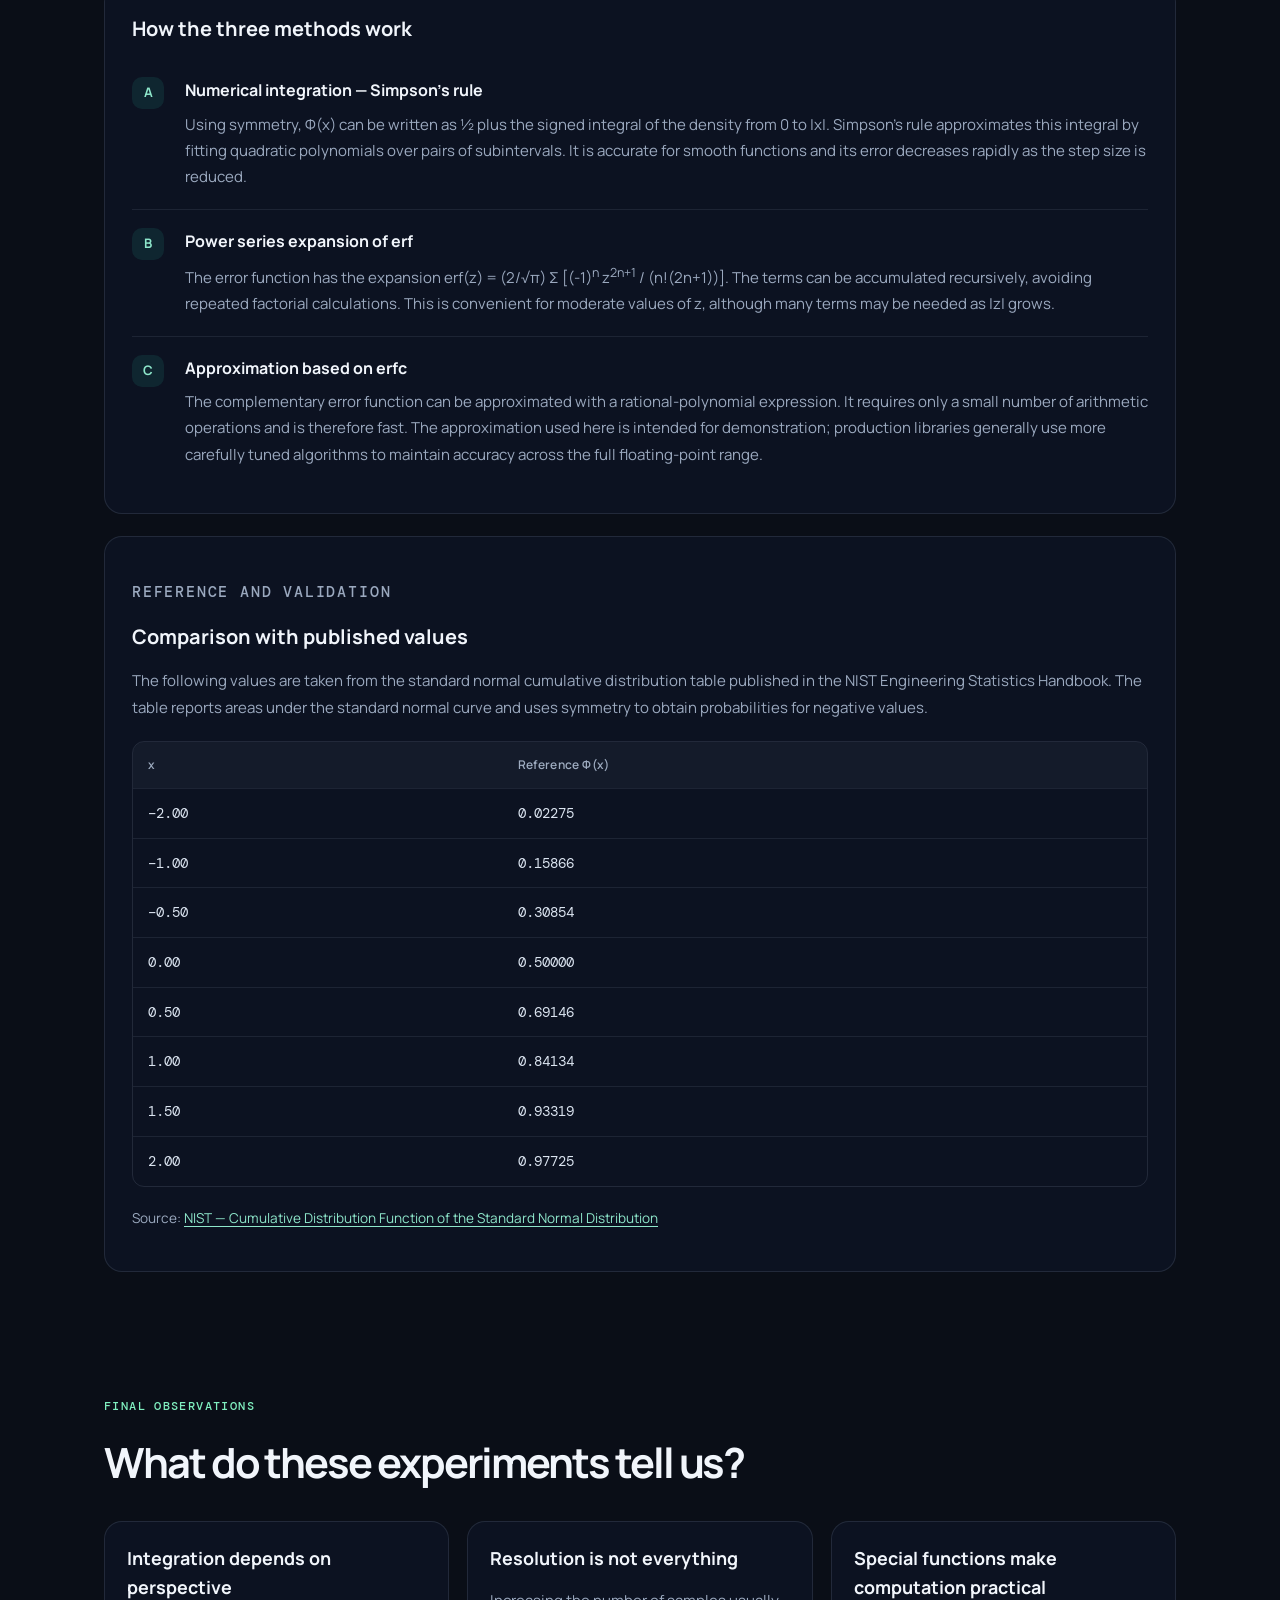
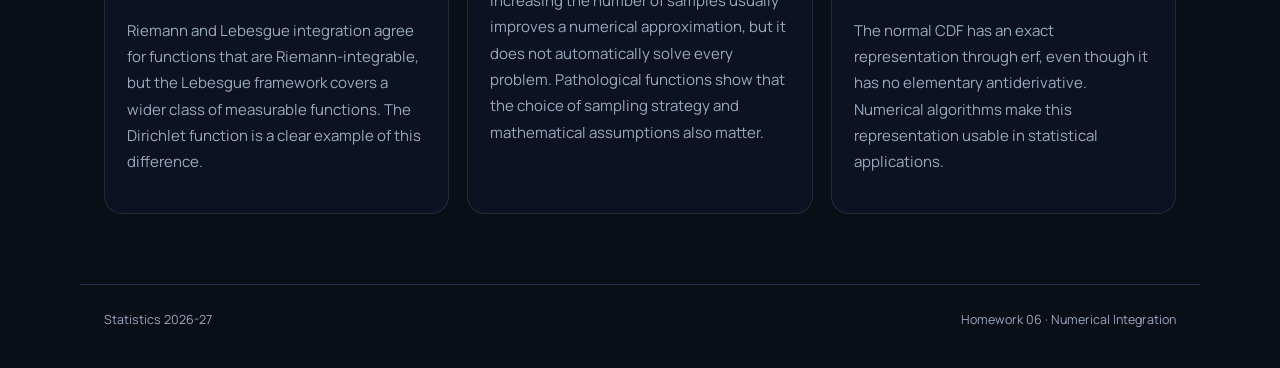
<file: homework-6/index.html>
<!doctype html>
<html lang="en">
<head>
  <meta charset="utf-8">
  <meta name="viewport" content="width=device-width, initial-scale=1">
  <meta name="description" content="Numerical integration through Riemann and Lebesgue approaches, and numerical computation of the standard normal CDF.">
  <title>Homework 6 | Numerical Integration</title>
  <link rel="stylesheet" href="../assets/style.css">
  <link rel="stylesheet" href="style.css">
</head>

<body>
  <header class="site-header">
    <a class="brand" href="../">
      <span class="brand-mark"></span>
      Statistics 2026-27
    </a>
    <nav>
      <a href="../#homework">All homework</a>
      <a href="#riemann-lebesgue">Integration</a>
      <a href="#normal-cdf">Normal CDF</a>
    </nav>
  </header>

  <main>
    <section class="hero hw-hero">
      <p class="eyebrow">HOMEWORK 06 · NUMERICAL METHODS</p>
      <h1>
        Numerical Integration
        <br>
        <span class="gradient-text">From areas to probabilities.</span>
      </h1>
      <p class="hero-copy">
        This assignment explores two different ways of understanding
        integration. First, we compare Riemann and Lebesgue-inspired
        numerical approximations. Then, we build numerical methods
        for the cumulative distribution function of the standard normal
        distribution.
      </p>
      <div class="hero-actions">
        <a class="button primary" href="#riemann-lebesgue">
          Start exploring <span>→</span>
        </a>
      </div>
    </section>

    <section class="section intro-grid">
      <article class="intro-card">
        <span class="card-index">01</span>
        <h3>Riemann and Lebesgue</h3>
        <p>
          Instead of looking only at narrower and narrower intervals
          on the x-axis, we will also partition the range of function
          values and estimate the size of their preimages.
        </p>
      </article>
      <article class="intro-card">
        <span class="card-index">02</span>
        <h3>The normal CDF</h3>
        <p>
          We will approximate the area under the Gaussian density
          using Simpson's rule, an error-function series and a fast
          closed-form approximation.
        </p>
      </article>
    </section>

    <!-- EXERCISE 1 -->
    <section class="section" id="riemann-lebesgue">
      <div class="section-heading">
        <p class="eyebrow">EXERCISE 01</p>
        <h2>Riemann vs Lebesgue Integration</h2>
        <p class="section-copy">
          Two perspectives on the same integral: partitioning the
          domain or partitioning the range.
        </p>
      </div>

      <div class="theory-panel">
        <h3>Two ways to approximate an area</h3>
        <p>
          The Riemann approach divides the domain into small
          subintervals. In each interval, the function is represented
          by a selected value, and the corresponding rectangle
          contributes to the total area. As the partition becomes
          finer, the approximation generally improves for
          Riemann-integrable functions.
        </p>
        <div class="formula">
          <span>Riemann sum</span>
          <strong>∑ f(xᵢ*) Δx</strong>
        </div>
        <p>
          The Lebesgue point of view reverses the order of the
          construction. Rather than asking what value the function
          takes at each small piece of the domain, we group together
          points where the function has similar values. We then
          multiply each representative value by the measure of the
          set of points mapped into that range interval.
        </p>
        <div class="formula">
          <span>Lebesgue-inspired sum</span>
          <strong>∑ yⱼ* · measure({x : f(x) ∈ Iⱼ})</strong>
        </div>
        <p class="note">
          In the experiment below, the measure of each preimage is
          estimated by counting sampled domain points. This is a
          numerical approximation of the Lebesgue idea, not an exact
          measure-theoretic computation.
        </p>
      </div>

      <div class="experiment-panel">
        <div class="panel-heading">
          <div>
            <p class="eyebrow">INTERACTIVE EXPERIMENT</p>
            <h3>Choose a function</h3>
          </div>
          <span class="live-tag">Live calculation</span>
        </div>

        <div class="controls-grid">
          <label class="control-field">
            <span>Function</span>
            <select id="functionSelect">
              <option value="sin">sin(x) · [0, π]</option>
              <option value="square">x² · [0, 1]</option>
              <option value="step">Step function · [0, 1]</option>
              <option value="absolute">|x − 0.5| · [0, 1]</option>
              <option value="inverseRoot">1 / √x · (0, 1]</option>
              <option value="indicator">Indicator function · [0, 1]</option>
              <option value="sinc">sin(x) / x · [0, π]</option>
              <option value="dirichlet">Dirichlet function · [0, 1]</option>
              <option value="thomae">Thomae's function · [0, 1]</option>
            </select>
          </label>

          <label class="control-field">
            <span>Domain partition (N): <strong id="nValue">1000</strong></span>
            <select id="nSelect">
              <option value="100">100</option>
              <option value="500">500</option>
              <option value="1000" selected>1,000</option>
              <option value="5000">5,000</option>
              <option value="10000">10,000</option>
              <option value="30000">30,000</option>
            </select>
          </label>

          <label class="control-field">
            <span>Range partition (bins): <strong id="binsValue">50</strong></span>
            <select id="binsSelect">
              <option value="10">10</option>
              <option value="25">25</option>
              <option value="50" selected>50</option>
              <option value="100">100</option>
              <option value="200">200</option>
            </select>
          </label>
        </div>

        <div class="function-description" id="functionDescription">
          The sine function is continuous on the selected interval and
          has an exact integral of 2.
        </div>

        <div class="chart-card">
          <div class="chart-title">
            <div>
              <h4>Function profile</h4>
              <p>Sampled values over the selected domain</p>
            </div>
            <span class="chart-unit">f(x)</span>
          </div>
          <canvas id="functionChart" height="230"></canvas>
        </div>

        <div class="results-grid">
          <article class="result-card">
            <span class="result-label">Riemann midpoint</span>
            <strong id="riemannResult">—</strong>
            <small id="riemannError">Absolute error: —</small>
          </article>
          <article class="result-card">
            <span class="result-label">Lebesgue-inspired</span>
            <strong id="lebesgueResult">—</strong>
            <small id="lebesgueError">Absolute error: —</small>
          </article>
          <article class="result-card reference-card">
            <span class="result-label">Reference integral</span>
            <strong id="exactResult">—</strong>
            <small id="referenceType">Analytical value</small>
          </article>
        </div>

        <div class="chart-card">
          <div class="chart-title">
            <div>
              <h4>Approximation comparison</h4>
              <p>How the two estimates compare with the reference value</p>
            </div>
          </div>
          <canvas id="comparisonChart" height="220"></canvas>
          <div class="legend">
            <span><i class="legend-dot riemann-dot"></i> Riemann</span>
            <span><i class="legend-dot lebesgue-dot"></i> Lebesgue-inspired</span>
            <span><i class="legend-dot exact-dot"></i> Reference</span>
          </div>
        </div>

        <div class="analysis-note" id="integrationAnalysis">
          <h4>What should we observe?</h4>
          <p>
            For continuous functions, both approaches should approach
            the same integral as the numerical resolution increases.
            Their finite-resolution errors may differ because the
            domain and range are discretized in different ways.
          </p>
        </div>

        <button class="button secondary" id="runIntegration">
          Recalculate <span>↻</span>
        </button>
      </div>

      <div class="theory-panel pathology-panel">
        <p class="eyebrow">A MATHEMATICAL EDGE CASE</p>
        <h3>When a numerical grid can be misleading</h3>
        <p>
          The Dirichlet function is equal to 1 at rational numbers
          and 0 at irrational numbers. Since rational and irrational
          numbers are both dense in every interval, the function is
          discontinuous everywhere. It is therefore not Riemann
          integrable. However, the rationals have Lebesgue measure
          zero, so its Lebesgue integral on [0, 1] is 0.
        </p>
        <p>
          A uniform numerical grid usually contains only rational
          sample points. A naive implementation would therefore
          return 1 for the Riemann-style sample average. The
          Lebesgue-inspired calculation in this demonstration uses
          the known measure of the level sets and returns 0. This
          special handling illustrates why mathematical knowledge
          about a function can be essential when numerical sampling
          is insufficient.
        </p>
        <p>
          Thomae's function behaves differently. It is 1/q at a
          rational number p/q in lowest terms and 0 at irrational
          numbers. It is discontinuous at rational points but
          continuous at irrational points. It is Riemann-integrable
          and its integral is 0. A finite grid can still produce a
          small positive estimate, which decreases as the sampling
          resolution improves.
        </p>
      </div>

      <div class="theory-panel">
        <h3>Comparison and interpretation</h3>
        <p>
          For bounded Riemann-integrable functions, the Riemann and
          Lebesgue integrals agree. The difference is not the final
          value, but the way the integral is constructed. The
          Lebesgue framework is more general: it can integrate
          functions, such as the Dirichlet function, that are not
          Riemann-integrable.
        </p>
        <p>
          Computational efficiency depends on the implementation.
          A Riemann sum requires evaluating the function at domain
          sample points. The range-based method also needs sampled
          function values, followed by assigning them to range bins
          and counting the corresponding preimages. With a simple
          histogram implementation, this additional grouping step
          has a cost, but it can be useful when the distribution of
          function values is itself important.
        </p>
      </div>
    </section>

    <!-- EXERCISE 2 -->
    <section class="section" id="normal-cdf">
      <div class="section-heading">
        <p class="eyebrow">EXERCISE 02</p>
        <h2>Numerical Computation of the Normal CDF</h2>
        <p class="section-copy">
          Computing probabilities from the Gaussian curve without
          relying on an elementary antiderivative.
        </p>
      </div>

      <div class="theory-panel">
        <h3>Why is the normal CDF special?</h3>
        <p>
          The standard normal density is
          φ(x) = (1 / √(2π)) e<sup>−x²/2</sup>.
          Its cumulative distribution function is the area under
          this density from minus infinity to x. Unlike many
          elementary integrals, the antiderivative of the Gaussian
          exponential cannot be expressed using a finite combination
          of elementary functions.
        </p>
        <p>
          This is a consequence of the differential-algebraic
          criterion described by Liouville's theorem on elementary
          antiderivatives. In this case, the integral of e<sup>−x²</sup>
          does not have an elementary primitive. This does not mean
          that the integral is undefined or cannot be represented
          exactly: it means that a new special function is needed.
        </p>
        <div class="formula">
          <span>Standard normal CDF</span>
          <strong>Φ(x) = ∫<sub>−∞</sub><sup>x</sup> φ(t) dt</strong>
        </div>
        <p>
          The error function provides exactly this representation:
        </p>
        <div class="formula">
          <span>Connection with erf</span>
          <strong>Φ(x) = ½ [1 + erf(x / √2)]</strong>
        </div>
        <p>
          Special functions give a compact analytical definition,
          but practical software still needs numerical algorithms
          to evaluate them. Different algorithms are useful in
          different regions of the input range, especially in the
          tails where subtracting a number close to 1 can lose
          numerical precision.
        </p>
      </div>

      <div class="experiment-panel">
        <div class="panel-heading">
          <div>
            <p class="eyebrow">NUMERICAL LAB</p>
            <h3>Compare three numerical methods</h3>
          </div>
          <span class="live-tag">Interactive calculation</span>
        </div>

        <div class="cdf-controls">
          <label class="control-field">
            <span>Evaluate Φ(x) at</span>
            <input id="cdfInput" type="number" value="1.5" min="-3" max="3" step="0.1">
          </label>
          <label class="control-field">
            <span>Simpson intervals</span>
            <select id="simpsonSteps">
              <option value="100">100</option>
              <option value="500">500</option>
              <option value="1000" selected>1,000</option>
              <option value="5000">5,000</option>
              <option value="10000">10,000</option>
            </select>
          </label>
          <button class="button primary" id="calculateCdf">Calculate <span>→</span></button>
        </div>
        <p class="note">
          The interactive input is restricted to −3 through 3 so
          that the power-series method remains numerically stable.
          The methods use symmetry to handle negative inputs.
        </p>

        <div class="results-table-wrap">
          <table class="results-table">
            <thead>
              <tr>
                <th>Method</th>
                <th>Computed value</th>
                <th>Absolute error</th>
                <th>Time (approx.)</th>
              </tr>
            </thead>
            <tbody id="cdfResults">
              <tr><td>Simpson's rule</td><td>—</td><td>—</td><td>—</td></tr>
              <tr><td>erf power series</td><td>—</td><td>—</td><td>—</td></tr>
              <tr><td>erf approximation</td><td>—</td><td>—</td><td>—</td></tr>
            </tbody>
          </table>
        </div>

        <div class="chart-card">
          <div class="chart-title">
            <div>
              <h4>Standard normal distribution</h4>
              <p>The shaded area represents Φ(x)</p>
            </div>
            <span class="chart-unit">Probability density</span>
          </div>
          <canvas id="normalChart" height="250"></canvas>
        </div>

        <div class="analysis-note" id="cdfAnalysis">
          <h4>Interpreting the methods</h4>
          <p>
            Simpson's rule approximates the integral directly.
            The power series evaluates the error function through
            its Taylor expansion. The third method uses a compact
            polynomial approximation to the complementary error
            function. Their speed and accuracy depend on the input
            and the chosen numerical parameters.
          </p>
        </div>
      </div>

      <div class="theory-panel">
        <h3>How the three methods work</h3>

        <div class="method-explanation">
          <span class="method-number">A</span>
          <div>
            <h4>Numerical integration — Simpson's rule</h4>
            <p>
              Using symmetry, Φ(x) can be written as ½ plus the
              signed integral of the density from 0 to |x|.
              Simpson's rule approximates this integral by fitting
              quadratic polynomials over pairs of subintervals.
              It is accurate for smooth functions and its error
              decreases rapidly as the step size is reduced.
            </p>
          </div>
        </div>

        <div class="method-explanation">
          <span class="method-number">B</span>
          <div>
            <h4>Power series expansion of erf</h4>
            <p>
              The error function has the expansion
              erf(z) = (2/√π) Σ [(-1)<sup>n</sup> z<sup>2n+1</sup> /
              (n!(2n+1))]. The terms can be accumulated recursively,
              avoiding repeated factorial calculations. This is
              convenient for moderate values of z, although many
              terms may be needed as |z| grows.
            </p>
          </div>
        </div>

        <div class="method-explanation">
          <span class="method-number">C</span>
          <div>
            <h4>Approximation based on erfc</h4>
            <p>
              The complementary error function can be approximated
              with a rational-polynomial expression. It requires
              only a small number of arithmetic operations and is
              therefore fast. The approximation used here is
              intended for demonstration; production libraries
              generally use more carefully tuned algorithms to
              maintain accuracy across the full floating-point range.
            </p>
          </div>
        </div>
      </div>

      <div class="theory-panel reference-panel">
        <p class="eyebrow">REFERENCE AND VALIDATION</p>
        <h3>Comparison with published values</h3>
        <p>
          The following values are taken from the standard normal
          cumulative distribution table published in the NIST
          Engineering Statistics Handbook. The table reports
          areas under the standard normal curve and uses symmetry
          to obtain probabilities for negative values.
        </p>

        <div class="reference-table-wrap">
          <table class="results-table">
            <thead>
              <tr><th>x</th><th>Reference Φ(x)</th></tr>
            </thead>
            <tbody>
              <tr><td>−2.00</td><td>0.02275</td></tr>
              <tr><td>−1.00</td><td>0.15866</td></tr>
              <tr><td>−0.50</td><td>0.30854</td></tr>
              <tr><td>0.00</td><td>0.50000</td></tr>
              <tr><td>0.50</td><td>0.69146</td></tr>
              <tr><td>1.00</td><td>0.84134</td></tr>
              <tr><td>1.50</td><td>0.93319</td></tr>
              <tr><td>2.00</td><td>0.97725</td></tr>
            </tbody>
          </table>
        </div>

        <p class="source-link">
          Source:
          <a href="https://www.itl.nist.gov/div898/handbook/eda/section3/eda3671.htm" target="_blank" rel="noopener">
            NIST — Cumulative Distribution Function of the Standard Normal Distribution
          </a>
        </p>
      </div>
    </section>

    <section class="section conclusion-section">
      <div class="section-heading">
        <p class="eyebrow">FINAL OBSERVATIONS</p>
        <h2>What do these experiments tell us?</h2>
      </div>
      <div class="conclusion-grid">
        <article class="conclusion-card">
          <h3>Integration depends on perspective</h3>
          <p>
            Riemann and Lebesgue integration agree for functions
            that are Riemann-integrable, but the Lebesgue framework
            covers a wider class of measurable functions. The
            Dirichlet function is a clear example of this difference.
          </p>
        </article>
        <article class="conclusion-card">
          <h3>Resolution is not everything</h3>
          <p>
            Increasing the number of samples usually improves a
            numerical approximation, but it does not automatically
            solve every problem. Pathological functions show that
            the choice of sampling strategy and mathematical
            assumptions also matter.
          </p>
        </article>
        <article class="conclusion-card">
          <h3>Special functions make computation practical</h3>
          <p>
            The normal CDF has an exact representation through erf,
            even though it has no elementary antiderivative.
            Numerical algorithms make this representation usable
            in statistical applications.
          </p>
        </article>
      </div>
    </section>
  </main>

  <footer>
    <span>Statistics 2026-27</span>
    <span>Homework 06 · Numerical Integration</span>
  </footer>

  <script src="script.js"></script>
</body>
</html>
</file>
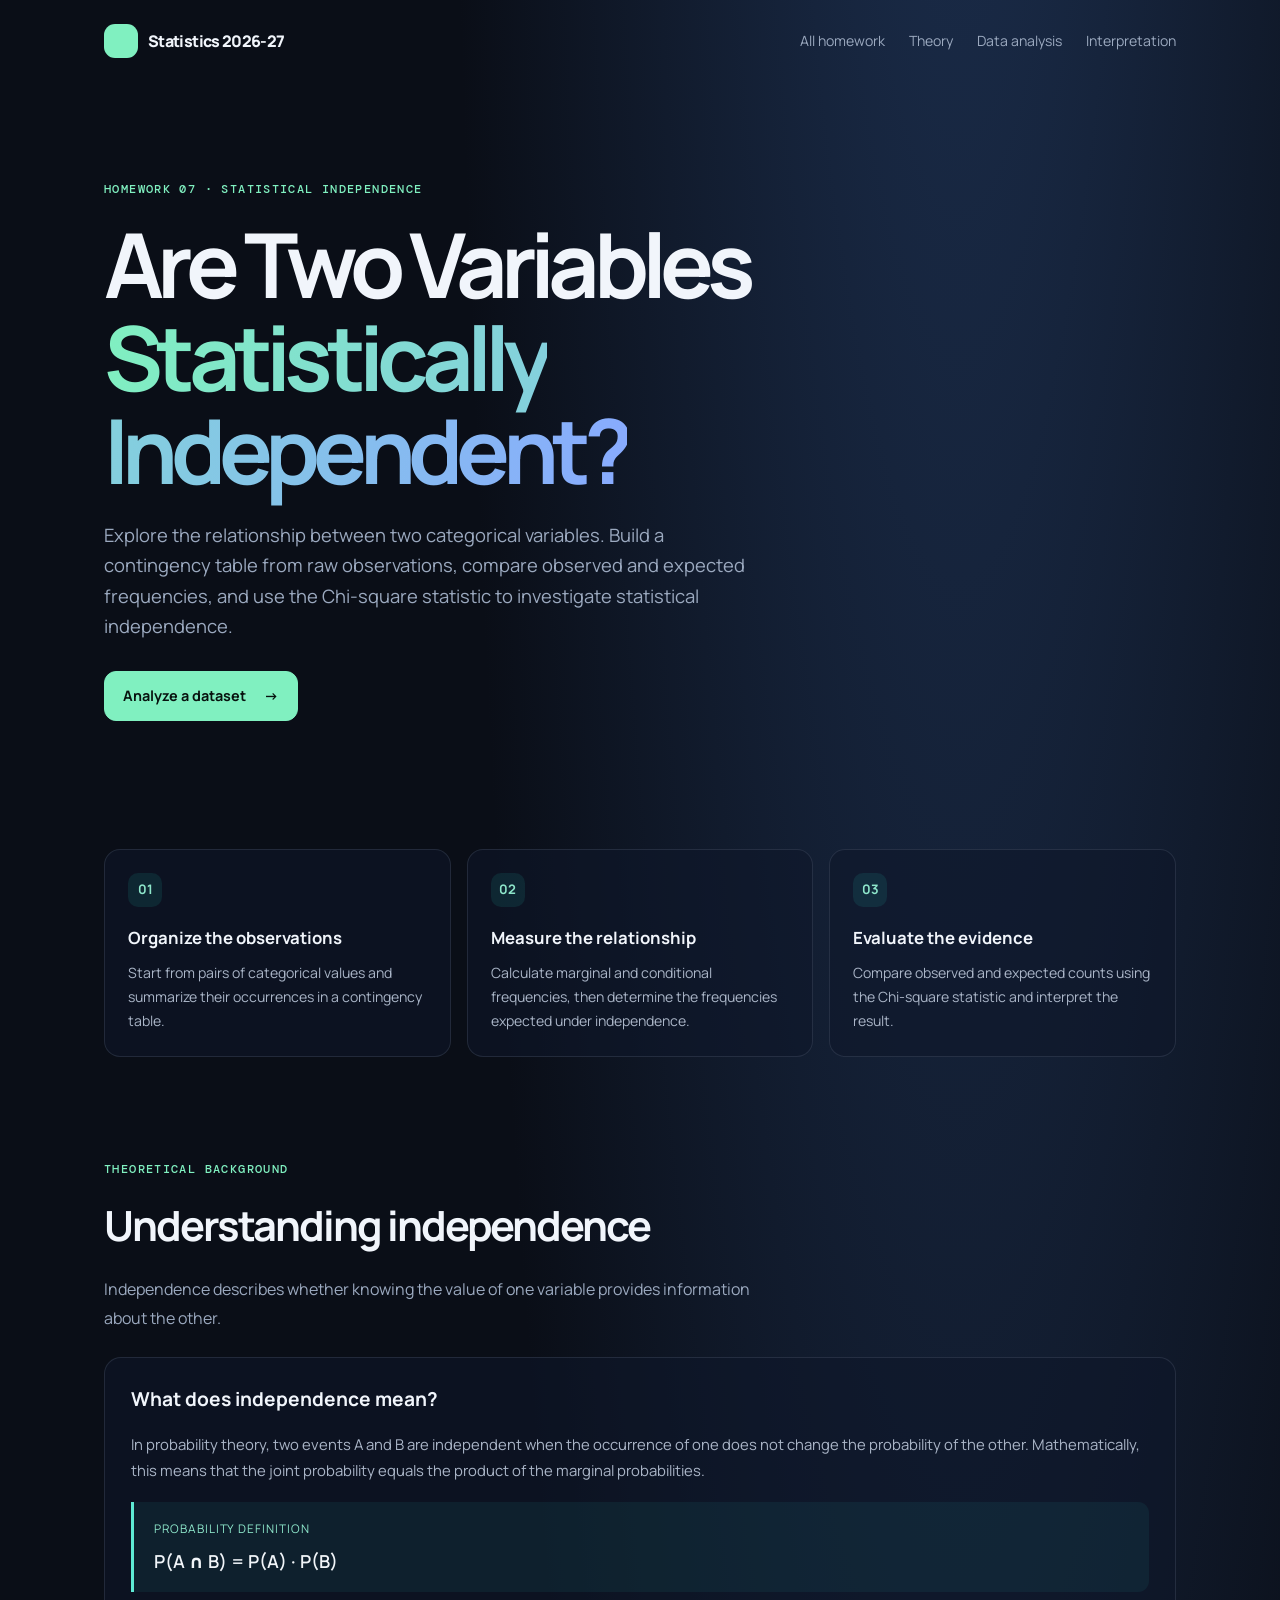
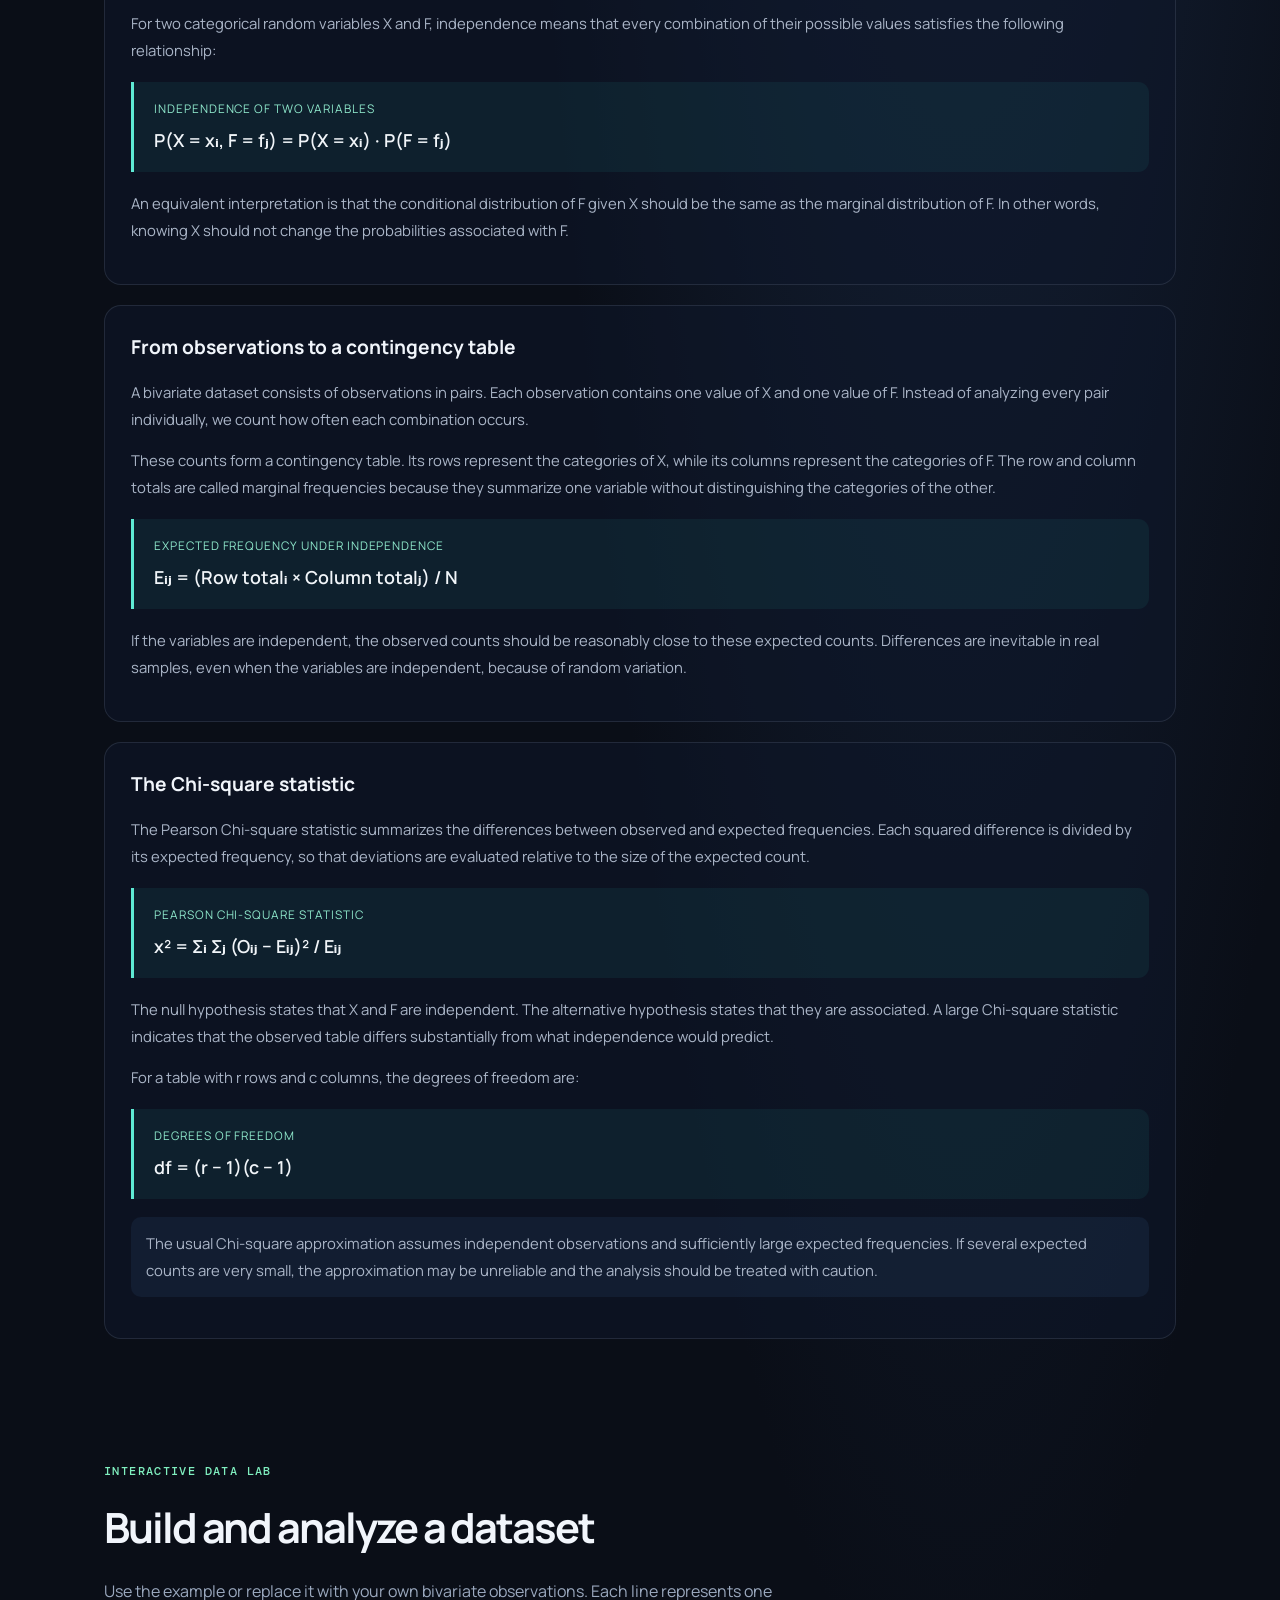
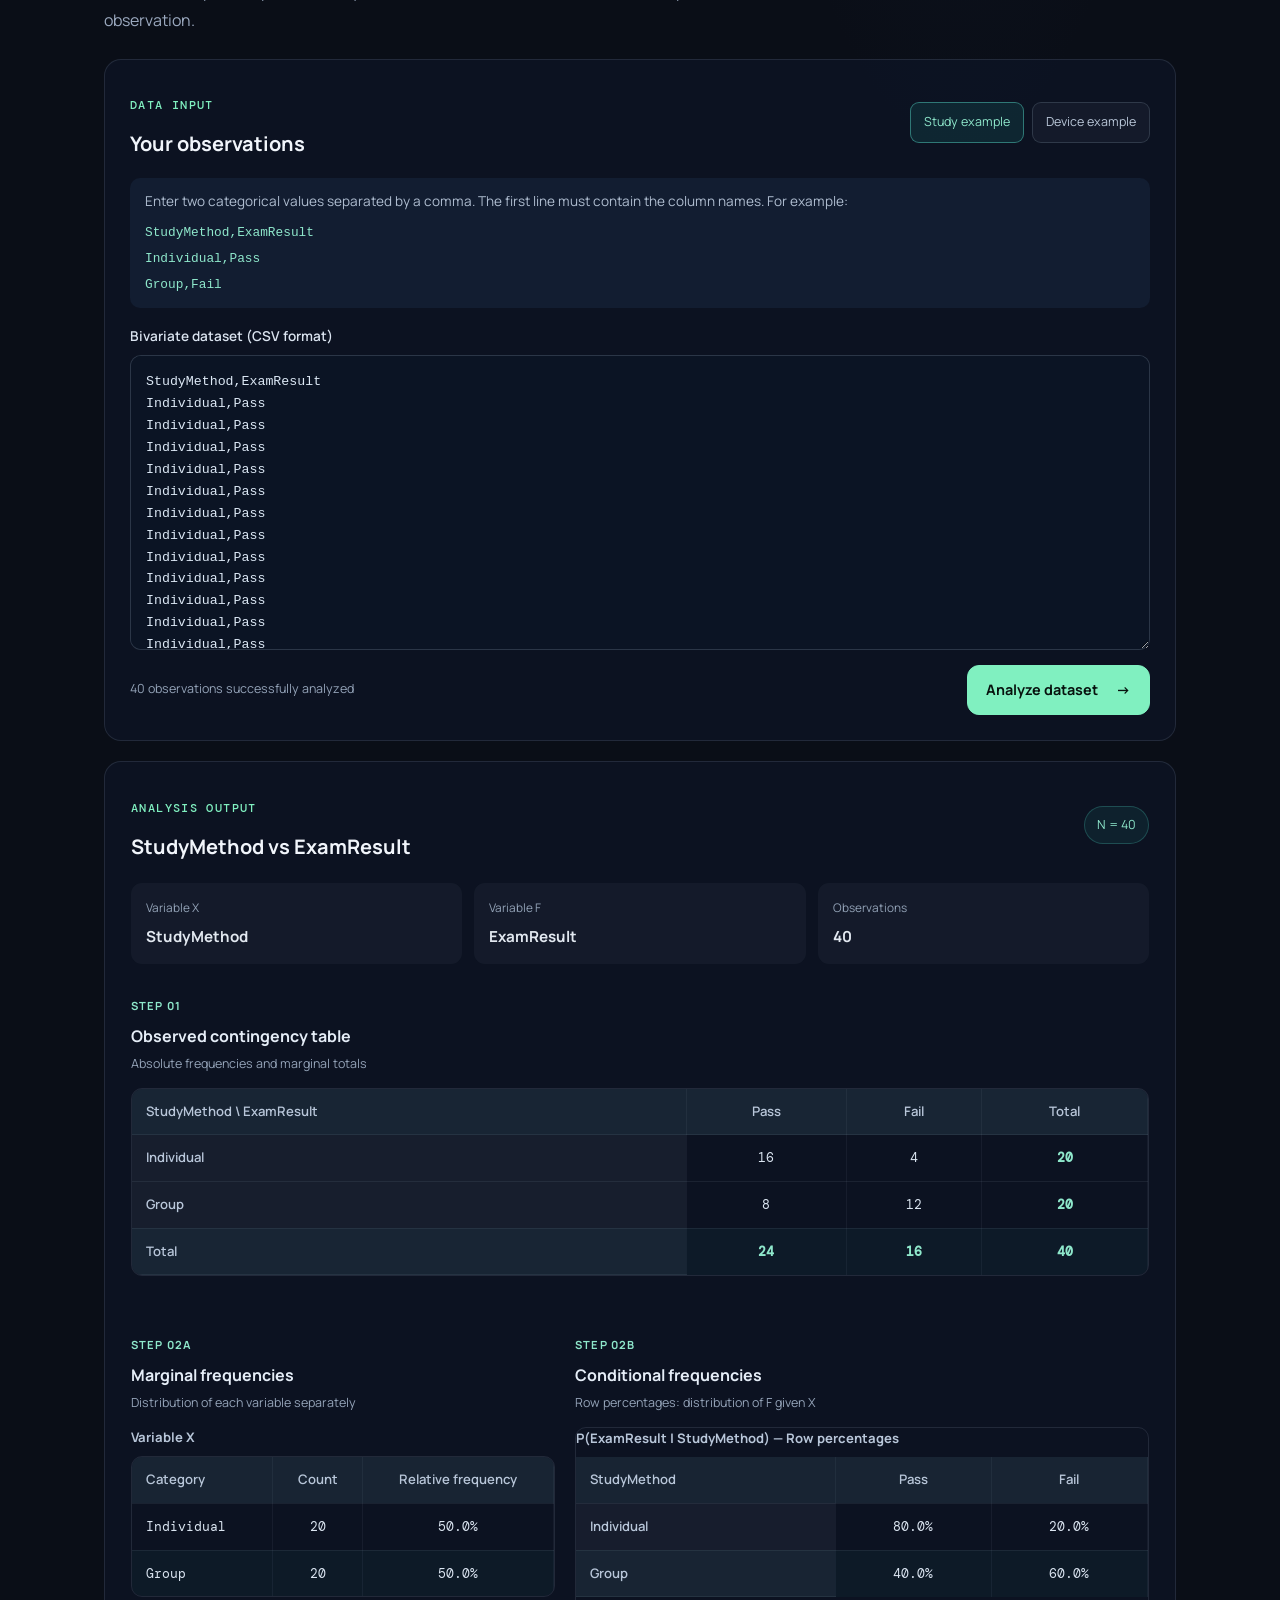
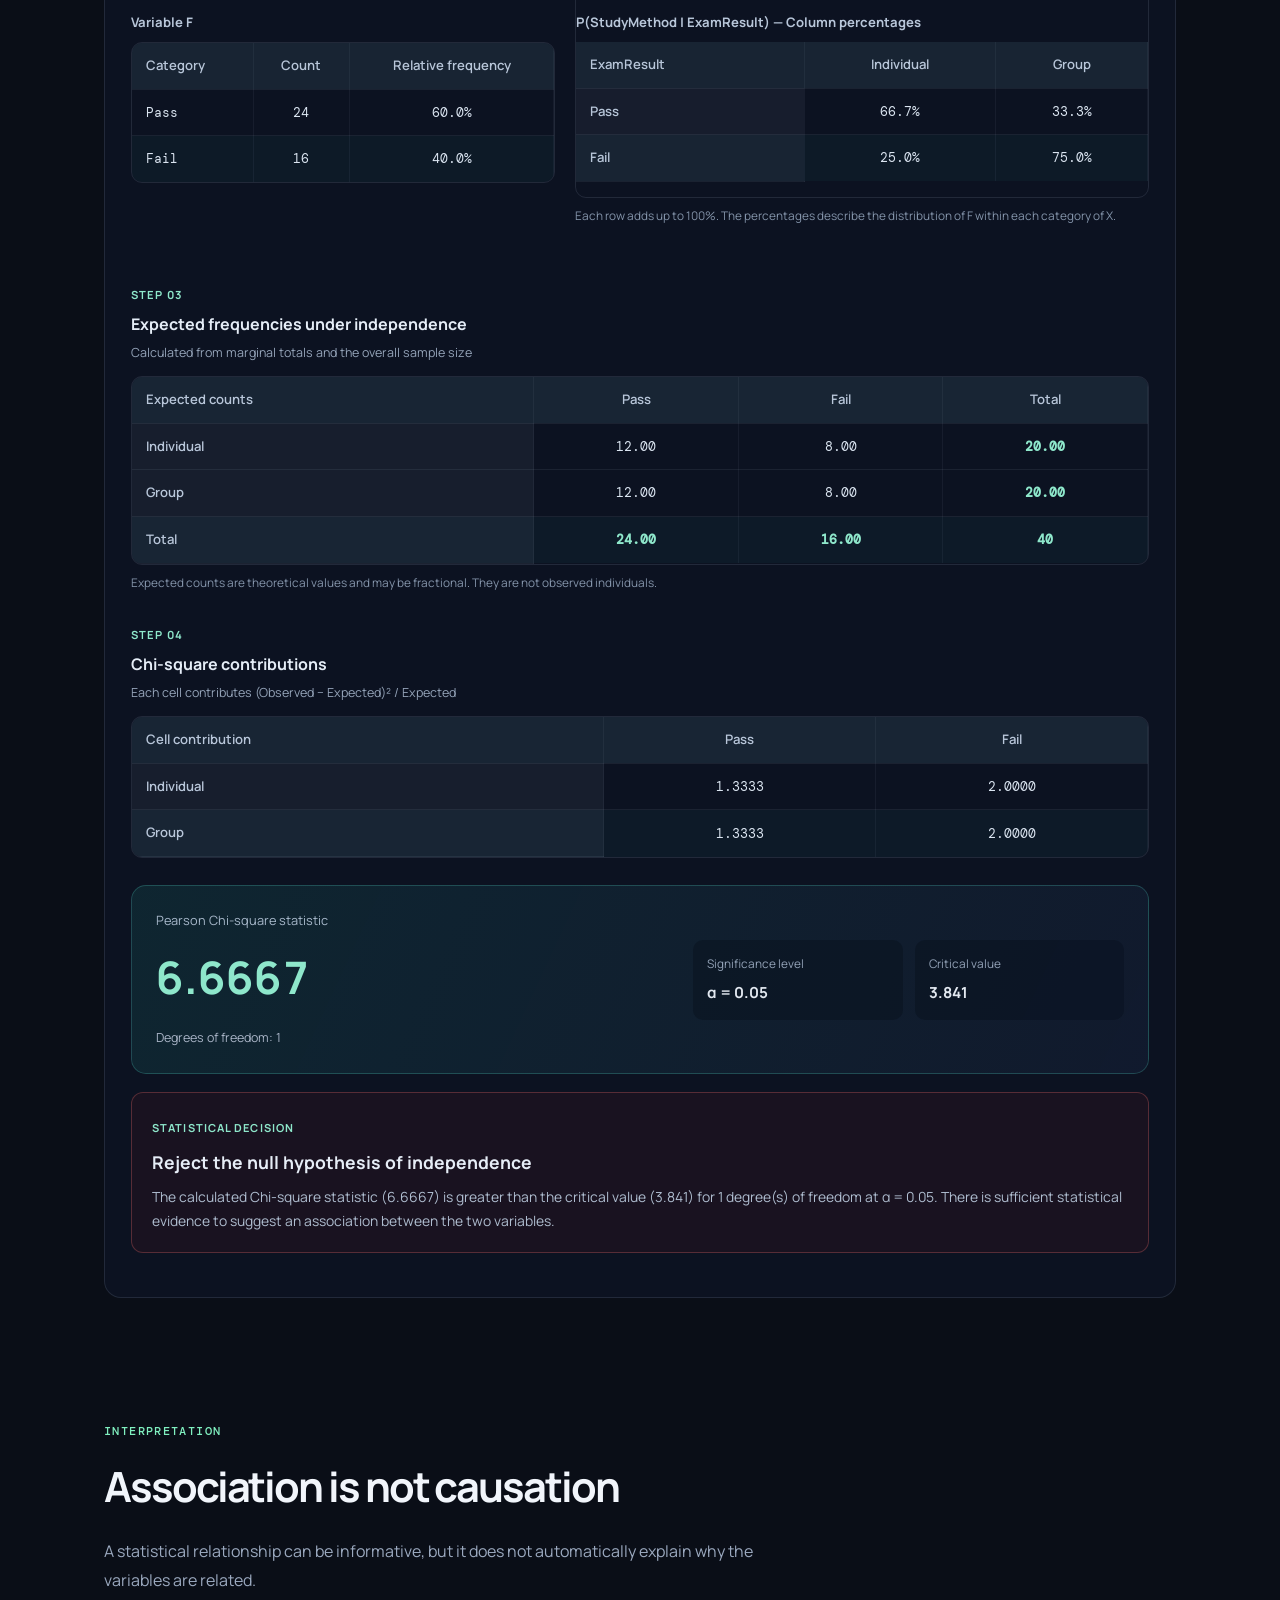
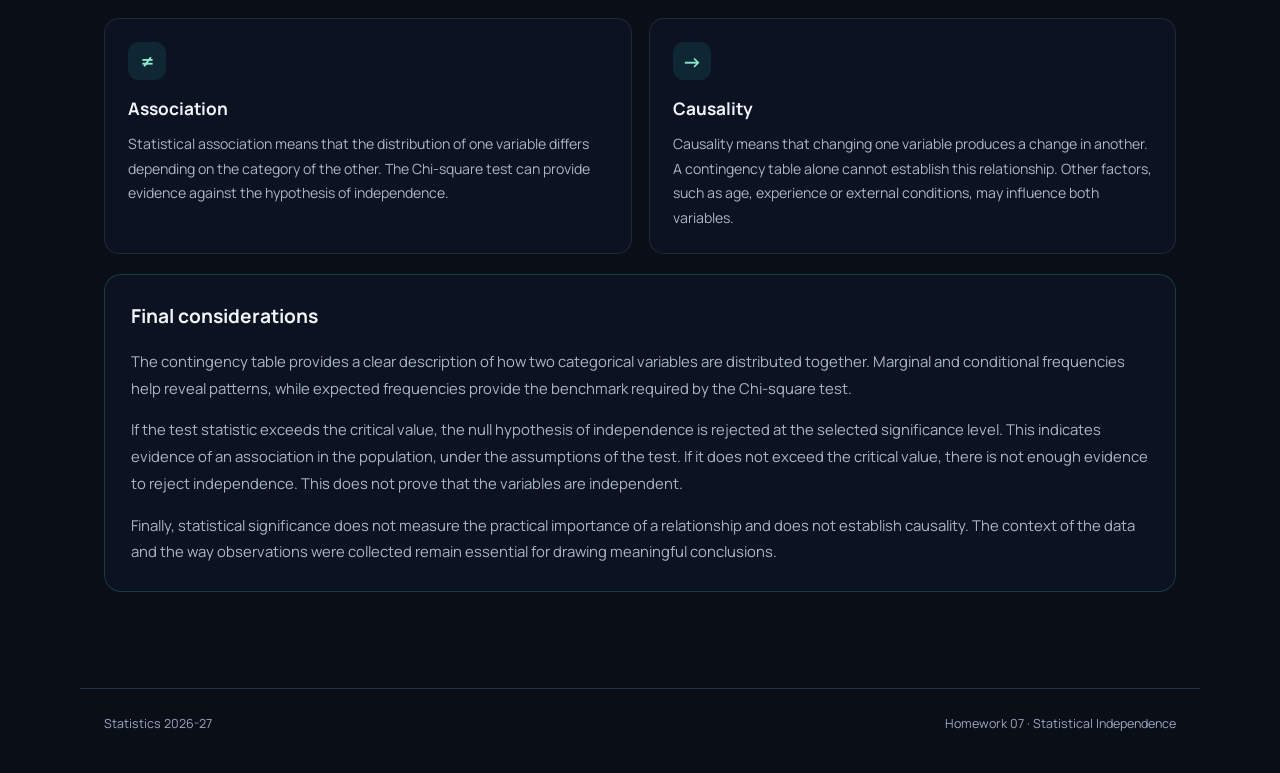
<file: homework-7/index.html>
<!doctype html>
<html lang="en">
<head>
  <meta charset="utf-8">
  <meta name="viewport" content="width=device-width, initial-scale=1">

  <meta name="description"
        content="Statistical independence, contingency tables, conditional frequencies and the Chi-square test.">

  <title>Homework 7 | Statistical Independence</title>
  <link rel="stylesheet" href="../assets/style.css">
  <link rel="stylesheet" href="style.css">
</head>

<body>
  <header class="site-header">
    <a class="brand" href="../">
      <span class="brand-mark"></span>
      Statistics 2026-27
    </a>

    <nav>
      <a href="../#homework">All homework</a>
      <a href="#concepts">Theory</a>
      <a href="#analysis">Data analysis</a>
      <a href="#interpretation">Interpretation</a>
    </nav>
  </header>

  <main>
    <section class="hero hw-hero">
      <p class="eyebrow">HOMEWORK 07 · STATISTICAL INDEPENDENCE</p>

      <h1>
        Are Two Variables
        <br>
        <span class="gradient-text">Statistically Independent?</span>
      </h1>

      <p class="hero-copy">
        Explore the relationship between two categorical variables.
        Build a contingency table from raw observations, compare
        observed and expected frequencies, and use the Chi-square
        statistic to investigate statistical independence.
      </p>

      <div class="hero-actions">
        <a class="button primary" href="#analysis">
          Analyze a dataset <span>→</span>
        </a>
      </div>
    </section>

    <section class="section overview-grid">
      <article class="overview-card">
        <span class="overview-number">01</span>
        <h3>Organize the observations</h3>
        <p>
          Start from pairs of categorical values and summarize
          their occurrences in a contingency table.
        </p>
      </article>

      <article class="overview-card">
        <span class="overview-number">02</span>
        <h3>Measure the relationship</h3>
        <p>
          Calculate marginal and conditional frequencies, then
          determine the frequencies expected under independence.
        </p>
      </article>

      <article class="overview-card">
        <span class="overview-number">03</span>
        <h3>Evaluate the evidence</h3>
        <p>
          Compare observed and expected counts using the
          Chi-square statistic and interpret the result.
        </p>
      </article>
    </section>

    <section class="section" id="concepts">
      <div class="section-heading">
        <p class="eyebrow">THEORETICAL BACKGROUND</p>
        <h2>Understanding independence</h2>
        <p class="section-copy">
          Independence describes whether knowing the value of one
          variable provides information about the other.
        </p>
      </div>

      <div class="concept-panel">
        <h3>What does independence mean?</h3>

        <p>
          In probability theory, two events A and B are independent
          when the occurrence of one does not change the probability
          of the other. Mathematically, this means that the joint
          probability equals the product of the marginal probabilities.
        </p>

        <div class="equation">
          <span>Probability definition</span>
          <strong>P(A ∩ B) = P(A) · P(B)</strong>
        </div>

        <p>
          For two categorical random variables X and F, independence
          means that every combination of their possible values
          satisfies the following relationship:
        </p>

        <div class="equation">
          <span>Independence of two variables</span>
          <strong>P(X = xᵢ, F = fⱼ) = P(X = xᵢ) · P(F = fⱼ)</strong>
        </div>

        <p>
          An equivalent interpretation is that the conditional
          distribution of F given X should be the same as the
          marginal distribution of F. In other words, knowing X
          should not change the probabilities associated with F.
        </p>
      </div>

      <div class="concept-panel">
        <h3>From observations to a contingency table</h3>

        <p>
          A bivariate dataset consists of observations in pairs.
          Each observation contains one value of X and one value
          of F. Instead of analyzing every pair individually,
          we count how often each combination occurs.
        </p>

        <p>
          These counts form a contingency table. Its rows represent
          the categories of X, while its columns represent the
          categories of F. The row and column totals are called
          marginal frequencies because they summarize one variable
          without distinguishing the categories of the other.
        </p>

        <div class="equation">
          <span>Expected frequency under independence</span>
          <strong>Eᵢⱼ = (Row totalᵢ × Column totalⱼ) / N</strong>
        </div>

        <p>
          If the variables are independent, the observed counts
          should be reasonably close to these expected counts.
          Differences are inevitable in real samples, even when
          the variables are independent, because of random variation.
        </p>
      </div>

      <div class="concept-panel">
        <h3>The Chi-square statistic</h3>

        <p>
          The Pearson Chi-square statistic summarizes the
          differences between observed and expected frequencies.
          Each squared difference is divided by its expected
          frequency, so that deviations are evaluated relative
          to the size of the expected count.
        </p>

        <div class="equation">
          <span>Pearson Chi-square statistic</span>
          <strong>χ² = Σᵢ Σⱼ (Oᵢⱼ − Eᵢⱼ)² / Eᵢⱼ</strong>
        </div>

        <p>
          The null hypothesis states that X and F are independent.
          The alternative hypothesis states that they are associated.
          A large Chi-square statistic indicates that the observed
          table differs substantially from what independence would
          predict.
        </p>

        <p>
          For a table with r rows and c columns, the degrees of
          freedom are:
        </p>

        <div class="equation">
          <span>Degrees of freedom</span>
          <strong>df = (r − 1)(c − 1)</strong>
        </div>

        <p class="concept-note">
          The usual Chi-square approximation assumes independent
          observations and sufficiently large expected frequencies.
          If several expected counts are very small, the approximation
          may be unreliable and the analysis should be treated with
          caution.
        </p>
      </div>
    </section>

    <section class="section" id="analysis">
      <div class="section-heading">
        <p class="eyebrow">INTERACTIVE DATA LAB</p>
        <h2>Build and analyze a dataset</h2>
        <p class="section-copy">
          Use the example or replace it with your own bivariate
          observations. Each line represents one observation.
        </p>
      </div>

      <div class="analysis-panel">
        <div class="dataset-toolbar">
          <div>
            <p class="eyebrow">DATA INPUT</p>
            <h3>Your observations</h3>
          </div>

          <div class="preset-actions">
            <button class="preset-button active" id="studyPreset">
              Study example
            </button>
            <button class="preset-button" id="devicePreset">
              Device example
            </button>
          </div>
        </div>

        <div class="dataset-explanation">
          <p>
            Enter two categorical values separated by a comma.
            The first line must contain the column names.
            For example:
          </p>
          <code>StudyMethod,ExamResult</code>
          <code>Individual,Pass</code>
          <code>Group,Fail</code>
        </div>

        <label class="data-label" for="datasetInput">
          Bivariate dataset (CSV format)
        </label>

        <textarea id="datasetInput" spellcheck="false" rows="12"></textarea>

        <div class="input-footer">
          <span id="inputStatus">Example dataset loaded</span>
          <button class="button primary" id="analyzeButton">
            Analyze dataset <span>→</span>
          </button>
        </div>

        <div class="error-message" id="errorMessage" hidden></div>
      </div>

      <div class="analysis-results" id="results" hidden>
        <div class="result-heading">
          <div>
            <p class="eyebrow">ANALYSIS OUTPUT</p>
            <h3 id="datasetTitle">Dataset analysis</h3>
          </div>
          <span class="sample-count" id="sampleCount">N = 0</span>
        </div>

        <div class="summary-strip">
          <div>
            <span>Variable X</span>
            <strong id="variableX">—</strong>
          </div>
          <div>
            <span>Variable F</span>
            <strong id="variableF">—</strong>
          </div>
          <div>
            <span>Observations</span>
            <strong id="totalObservations">—</strong>
          </div>
        </div>

        <div class="table-section">
          <div class="table-heading">
            <div>
              <span class="step-label">STEP 01</span>
              <h4>Observed contingency table</h4>
              <p>Absolute frequencies and marginal totals</p>
            </div>
          </div>
          <div class="table-scroll" id="observedTable"></div>
        </div>

        <div class="frequency-grid">
          <div class="table-section">
            <div class="table-heading">
              <div>
                <span class="step-label">STEP 02A</span>
                <h4>Marginal frequencies</h4>
                <p>Distribution of each variable separately</p>
              </div>
            </div>
            <div id="marginalTables"></div>
          </div>

          <div class="table-section">
            <div class="table-heading">
              <div>
                <span class="step-label">STEP 02B</span>
                <h4>Conditional frequencies</h4>
                <p>Row percentages: distribution of F given X</p>
              </div>
            </div>
            <div class="table-scroll" id="conditionalTable"></div>
            <p class="table-footnote">
              Each row adds up to 100%. The percentages describe
              the distribution of F within each category of X.
            </p>
          </div>
        </div>

        <div class="table-section">
          <div class="table-heading">
            <div>
              <span class="step-label">STEP 03</span>
              <h4>Expected frequencies under independence</h4>
              <p>Calculated from marginal totals and the overall sample size</p>
            </div>
          </div>
          <div class="table-scroll" id="expectedTable"></div>
          <p class="table-footnote">
            Expected counts are theoretical values and may be
            fractional. They are not observed individuals.
          </p>
        </div>

        <div class="table-section">
          <div class="table-heading">
            <div>
              <span class="step-label">STEP 04</span>
              <h4>Chi-square contributions</h4>
              <p>Each cell contributes (Observed − Expected)² / Expected</p>
            </div>
          </div>
          <div class="table-scroll" id="contributionTable"></div>
        </div>

        <div class="statistic-panel">
          <div class="statistic-main">
            <span class="statistic-label">Pearson Chi-square statistic</span>
            <strong id="chiSquareValue">—</strong>
            <span id="degreesFreedom">Degrees of freedom: —</span>
          </div>

          <div class="statistic-side">
            <div>
              <span>Significance level</span>
              <strong>α = 0.05</strong>
            </div>
            <div>
              <span>Critical value</span>
              <strong id="criticalValue">—</strong>
            </div>
          </div>
        </div>

        <div class="decision-panel" id="decisionPanel">
          <span class="decision-kicker">STATISTICAL DECISION</span>
          <h4 id="decisionTitle">—</h4>
          <p id="decisionText">—</p>
        </div>

        <div class="warning-panel" id="expectedWarning" hidden></div>
      </div>
    </section>

    <section class="section" id="interpretation">
      <div class="section-heading">
        <p class="eyebrow">INTERPRETATION</p>
        <h2>Association is not causation</h2>
        <p class="section-copy">
          A statistical relationship can be informative, but it
          does not automatically explain why the variables are related.
        </p>
      </div>

      <div class="interpretation-grid">
        <article class="interpretation-card">
          <span class="interpretation-symbol">≠</span>
          <h3>Association</h3>
          <p>
            Statistical association means that the distribution
            of one variable differs depending on the category
            of the other. The Chi-square test can provide evidence
            against the hypothesis of independence.
          </p>
        </article>

        <article class="interpretation-card">
          <span class="interpretation-symbol">→</span>
          <h3>Causality</h3>
          <p>
            Causality means that changing one variable produces
            a change in another. A contingency table alone cannot
            establish this relationship. Other factors, such as
            age, experience or external conditions, may influence
            both variables.
          </p>
        </article>
      </div>

      <div class="final-note">
        <h3>Final considerations</h3>
        <p>
          The contingency table provides a clear description of
          how two categorical variables are distributed together.
          Marginal and conditional frequencies help reveal patterns,
          while expected frequencies provide the benchmark required
          by the Chi-square test.
        </p>
        <p>
          If the test statistic exceeds the critical value, the
          null hypothesis of independence is rejected at the
          selected significance level. This indicates evidence
          of an association in the population, under the assumptions
          of the test. If it does not exceed the critical value,
          there is not enough evidence to reject independence.
          This does not prove that the variables are independent.
        </p>
        <p>
          Finally, statistical significance does not measure the
          practical importance of a relationship and does not
          establish causality. The context of the data and the
          way observations were collected remain essential
          for drawing meaningful conclusions.
        </p>
      </div>
    </section>
  </main>

  <footer>
    <span>Statistics 2026-27</span>
    <span>Homework 07 · Statistical Independence</span>
  </footer>

  <script src="script.js"></script>
</body>
</html>
</file>
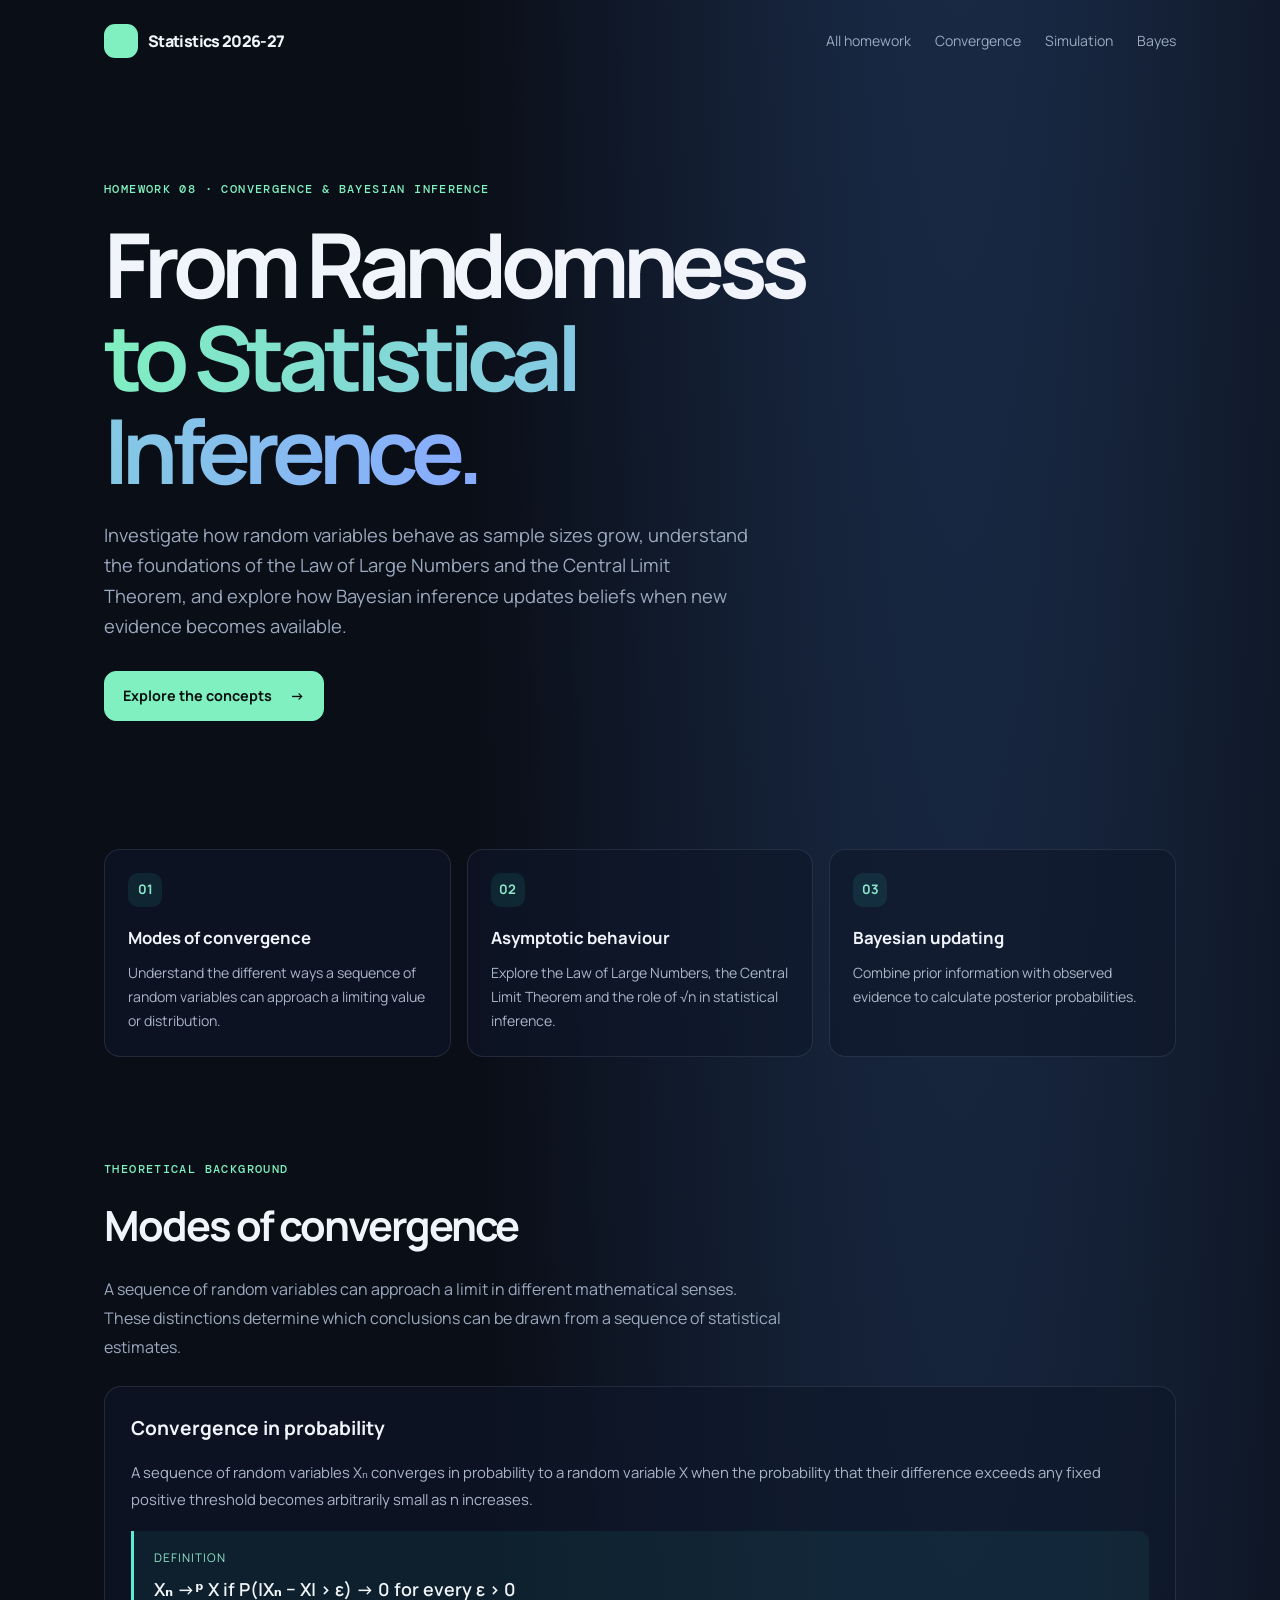
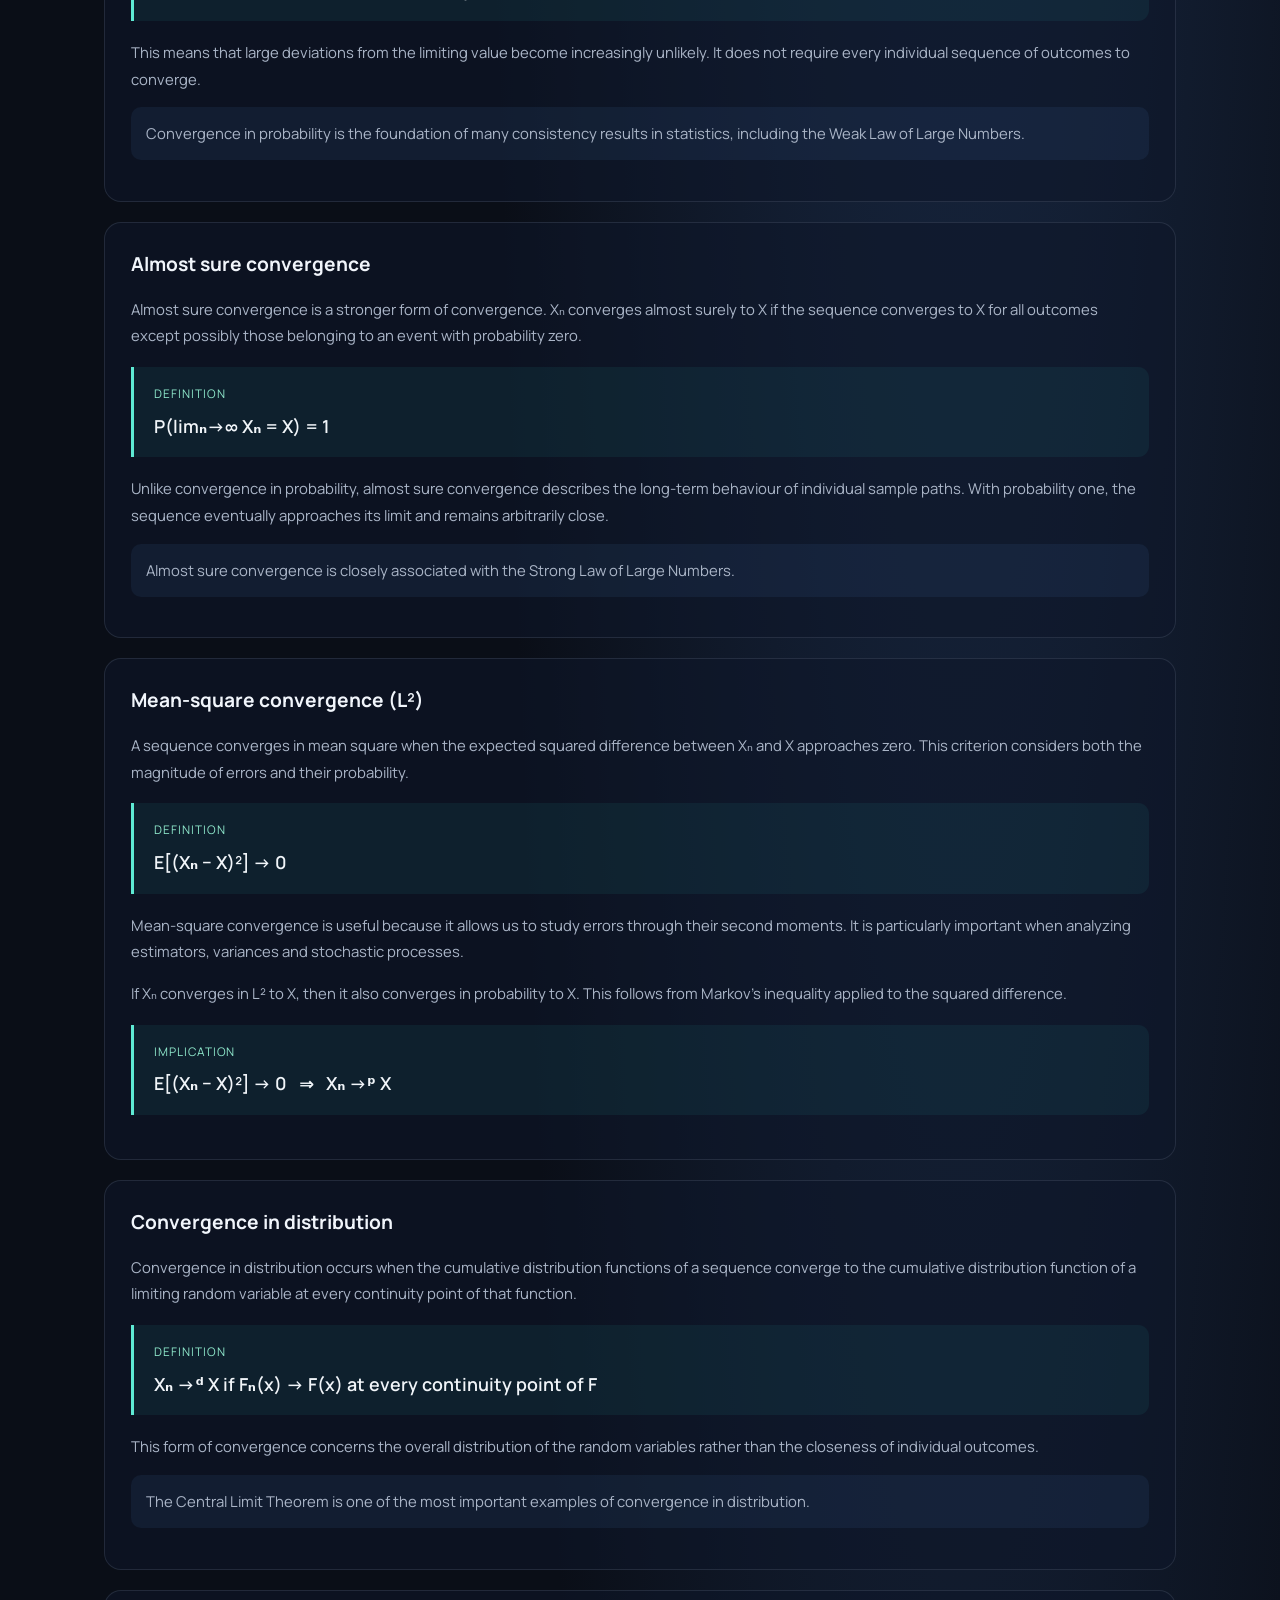
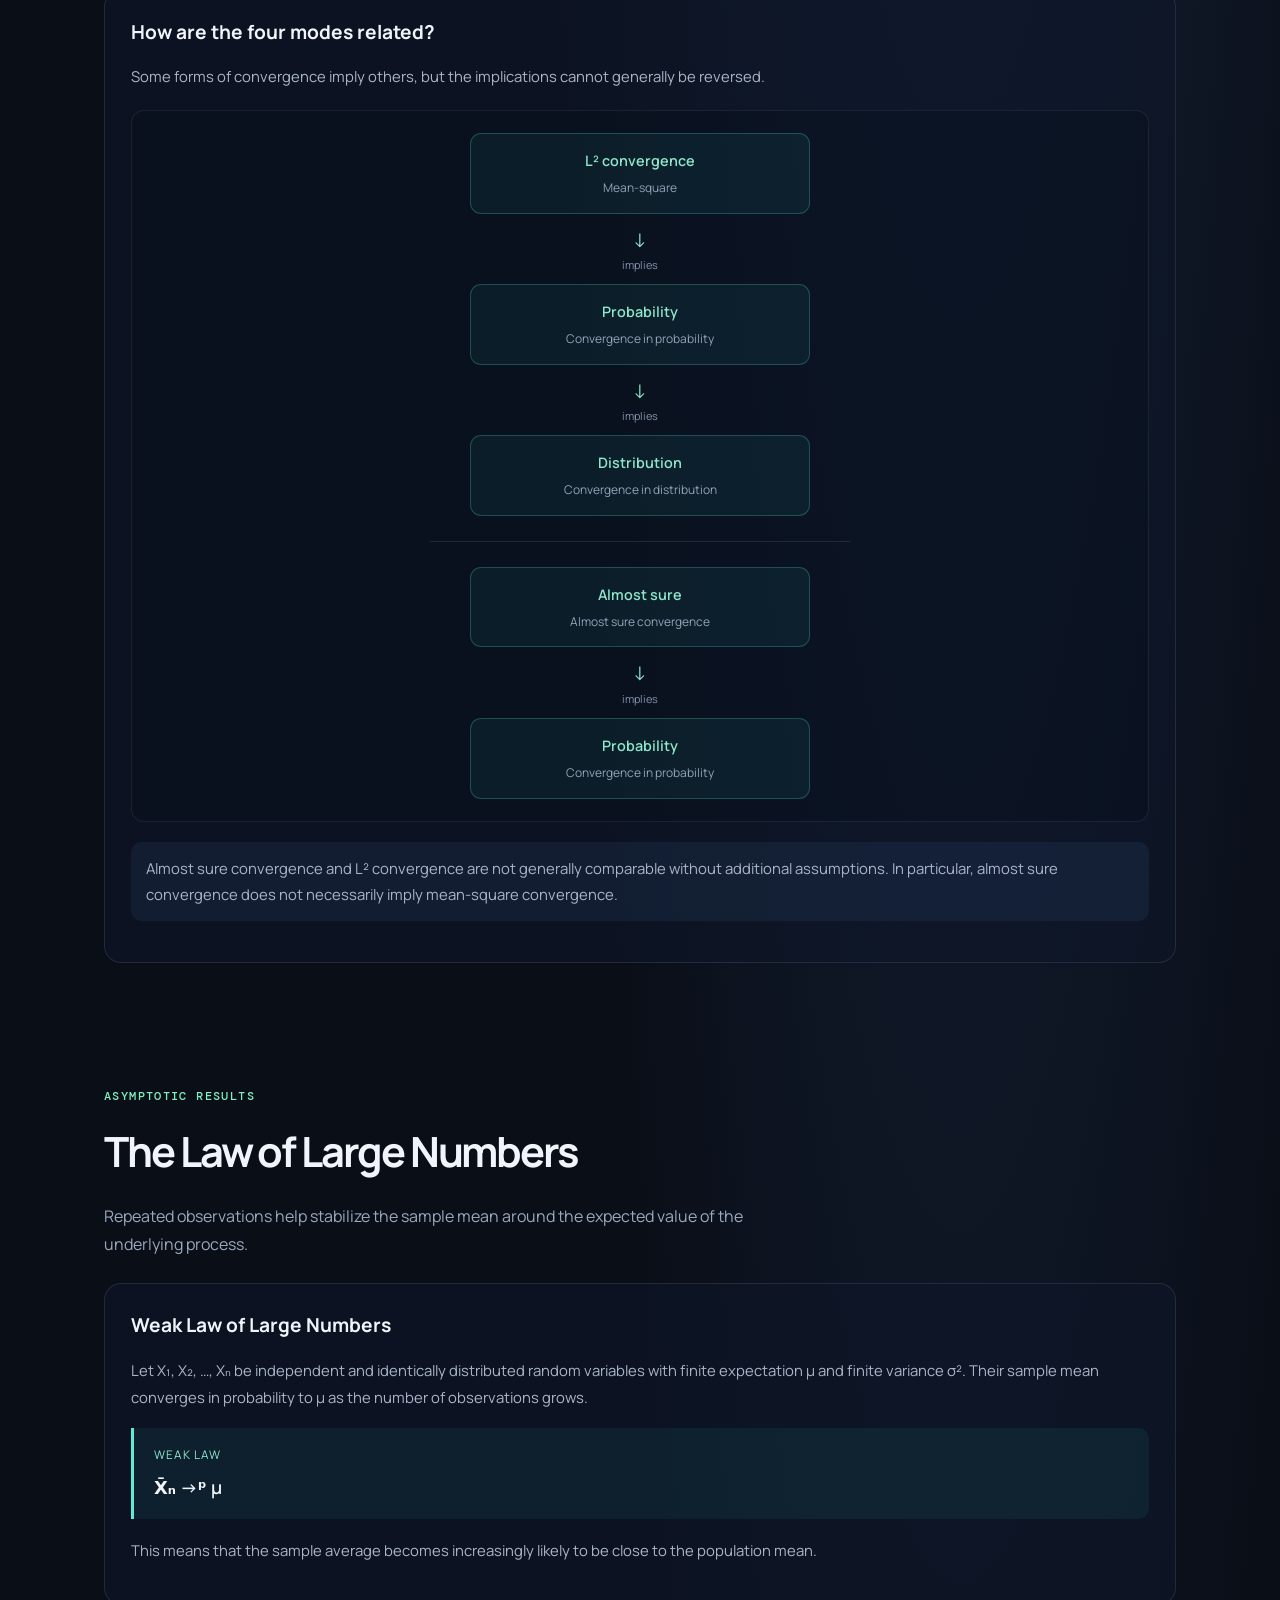
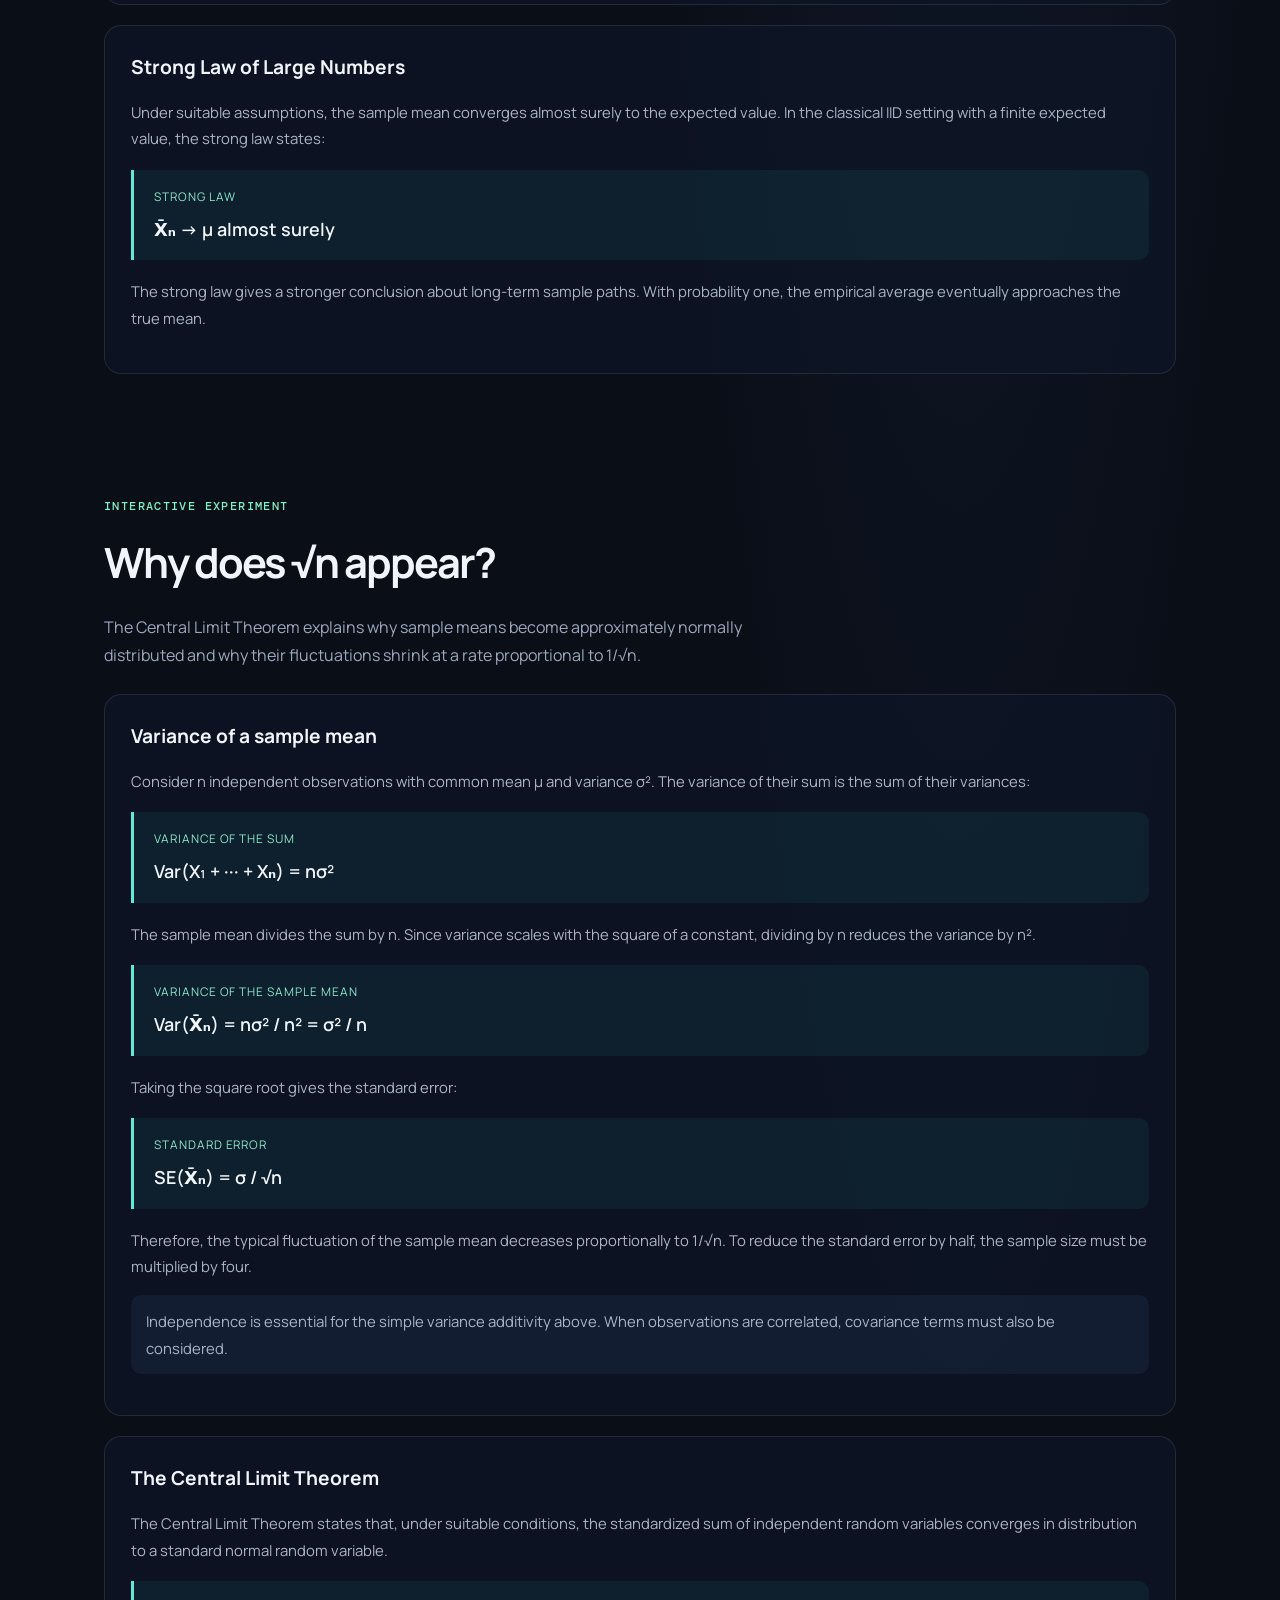
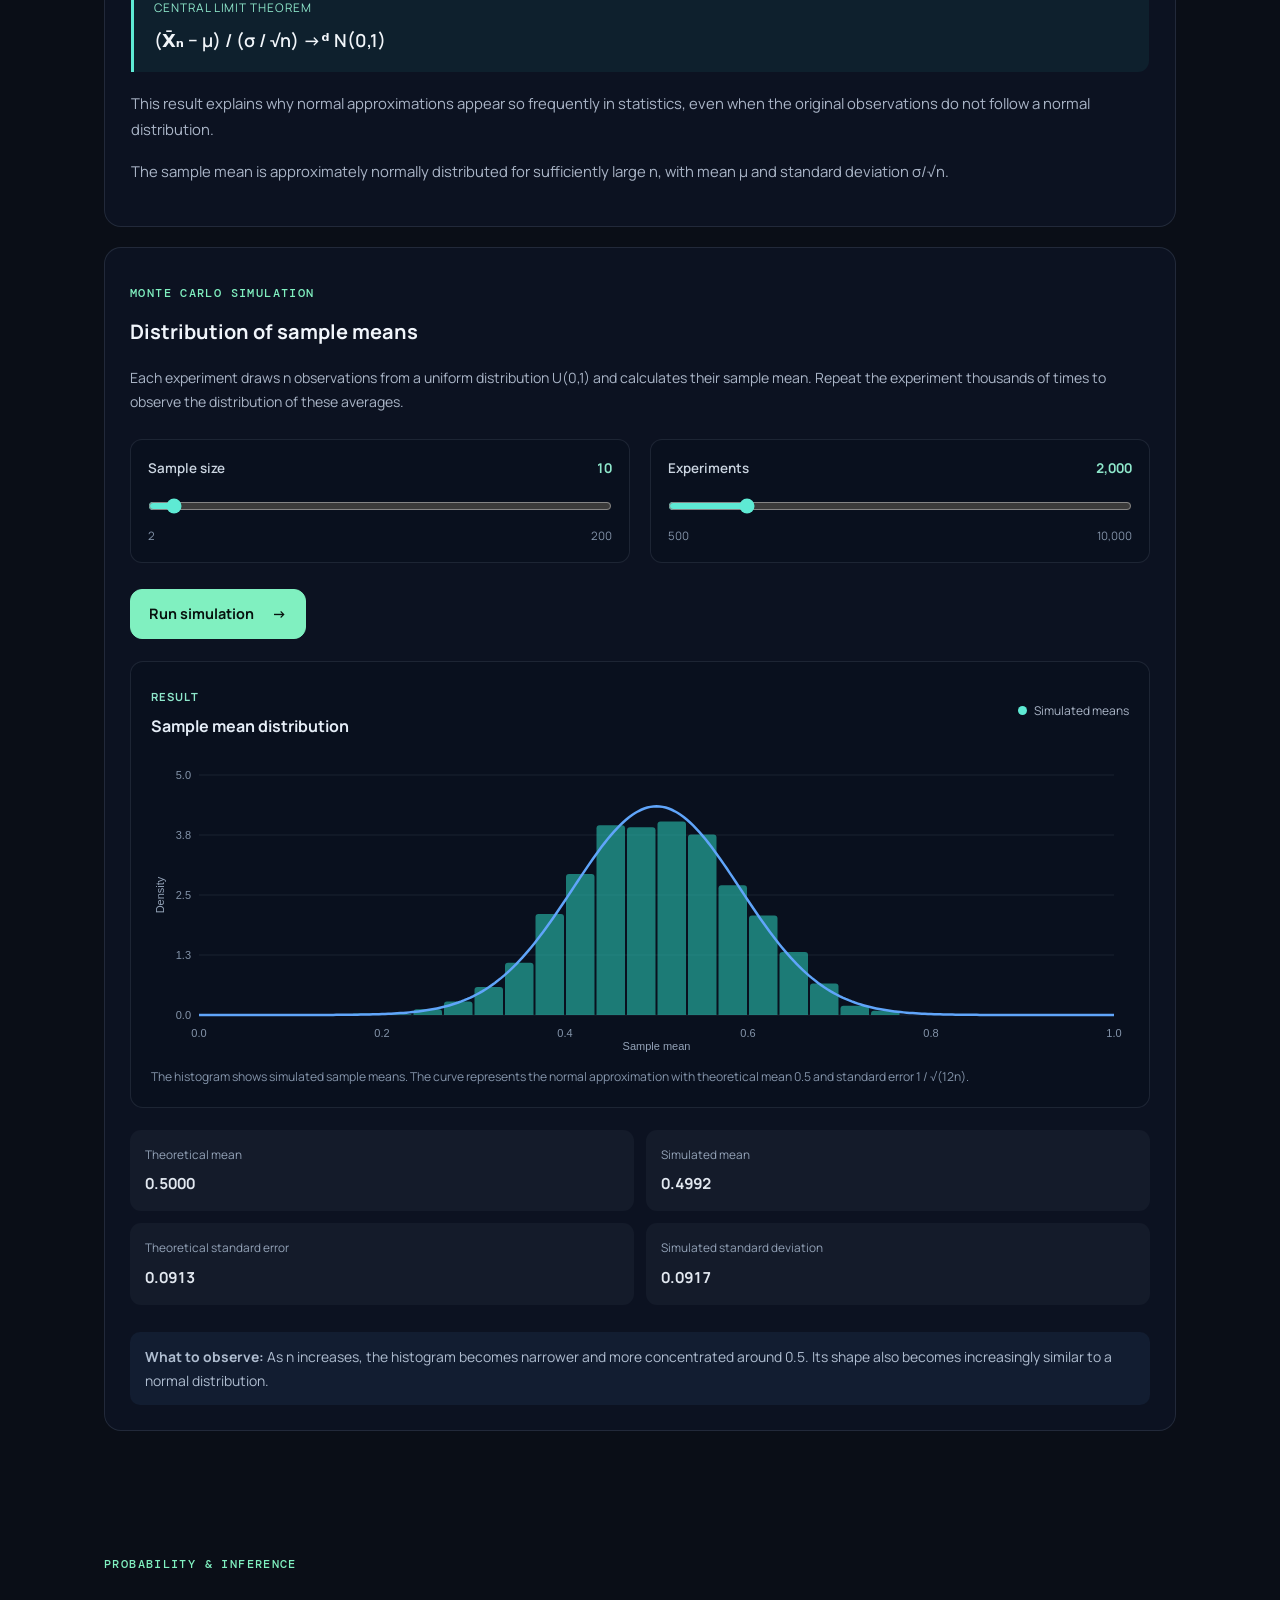
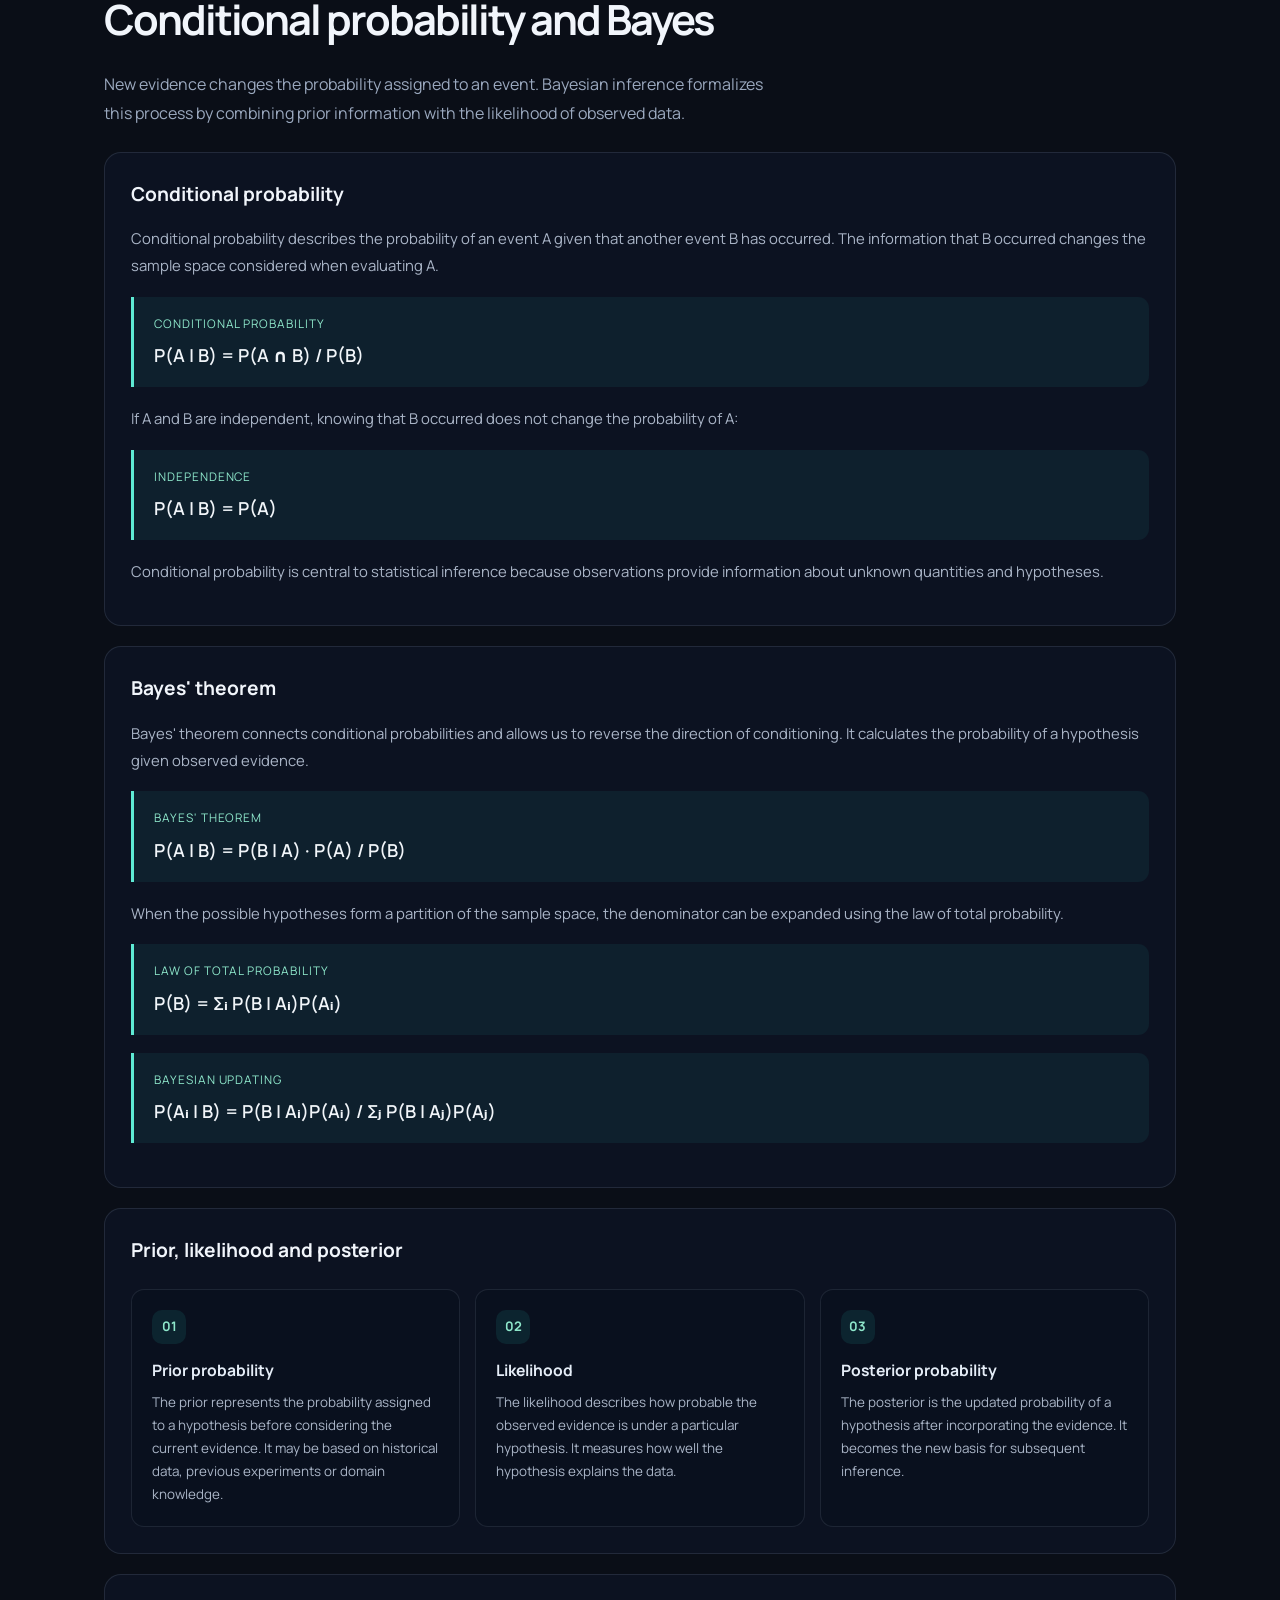
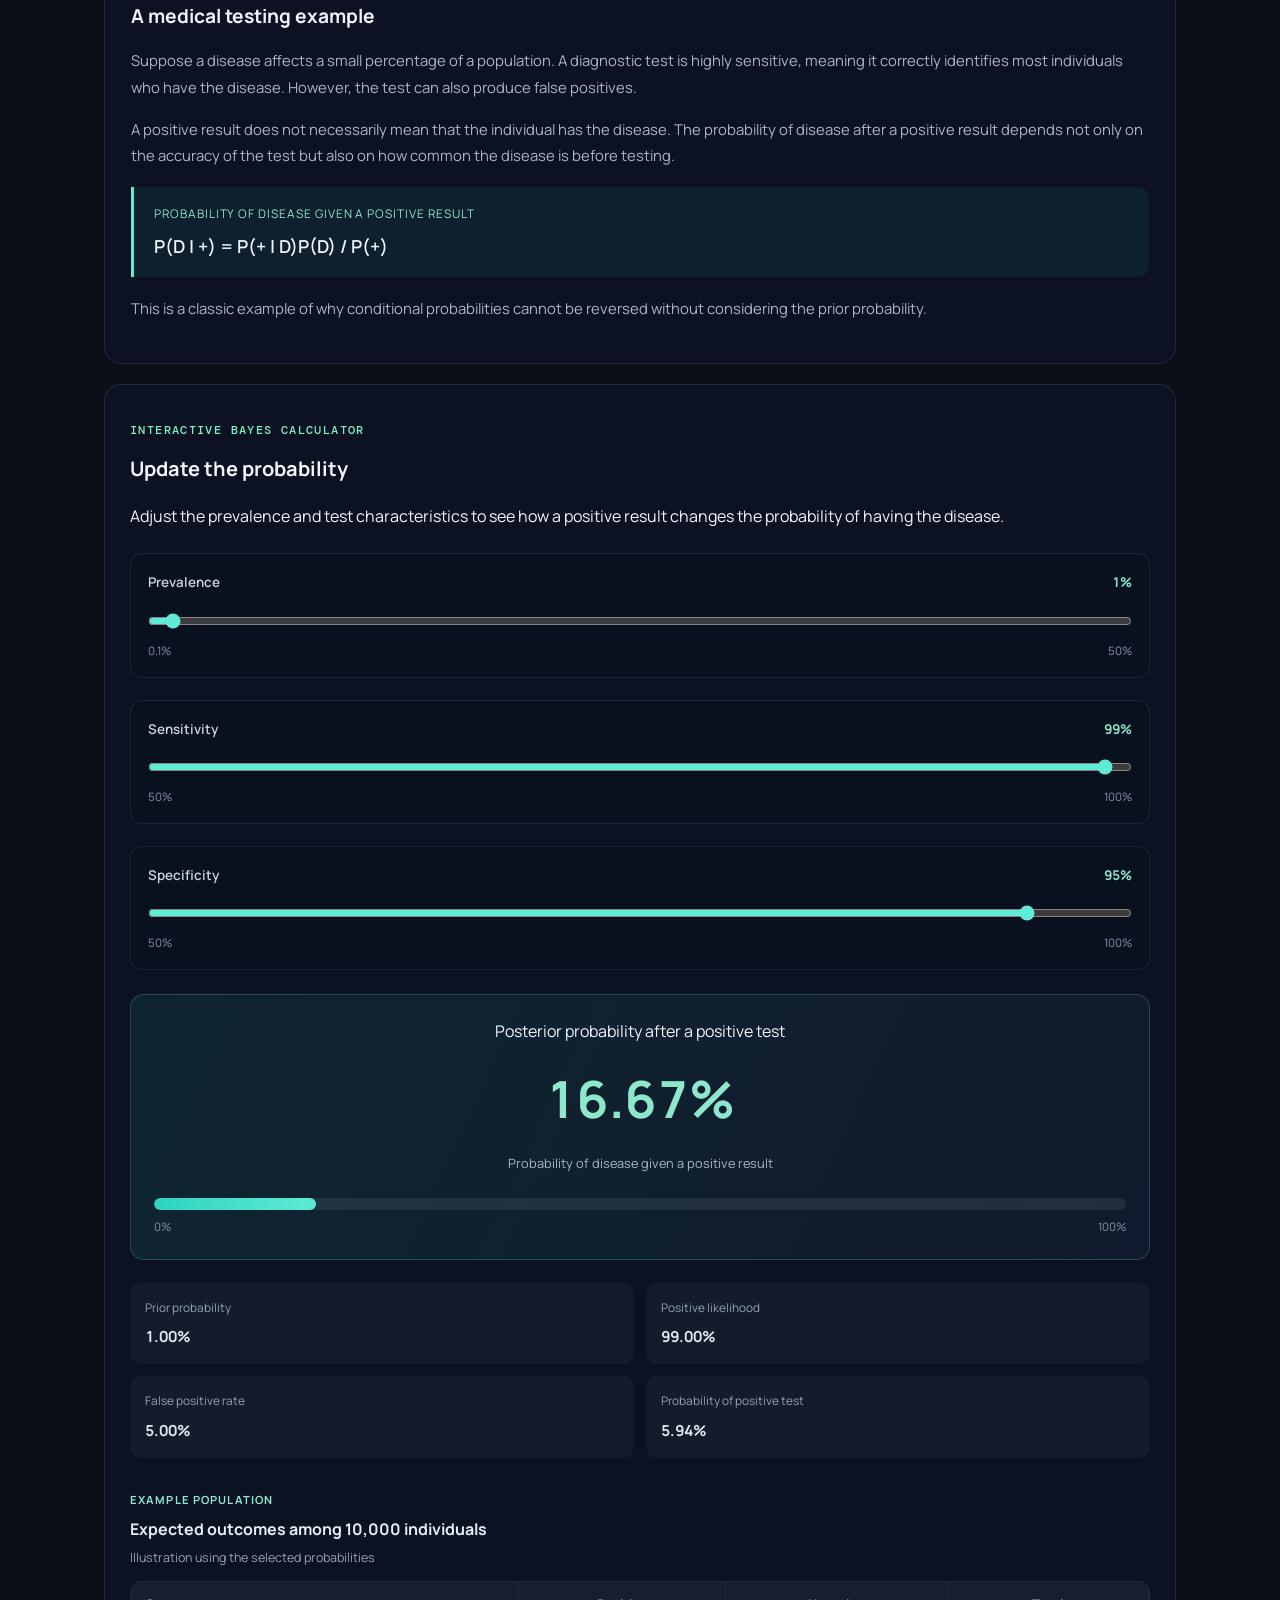
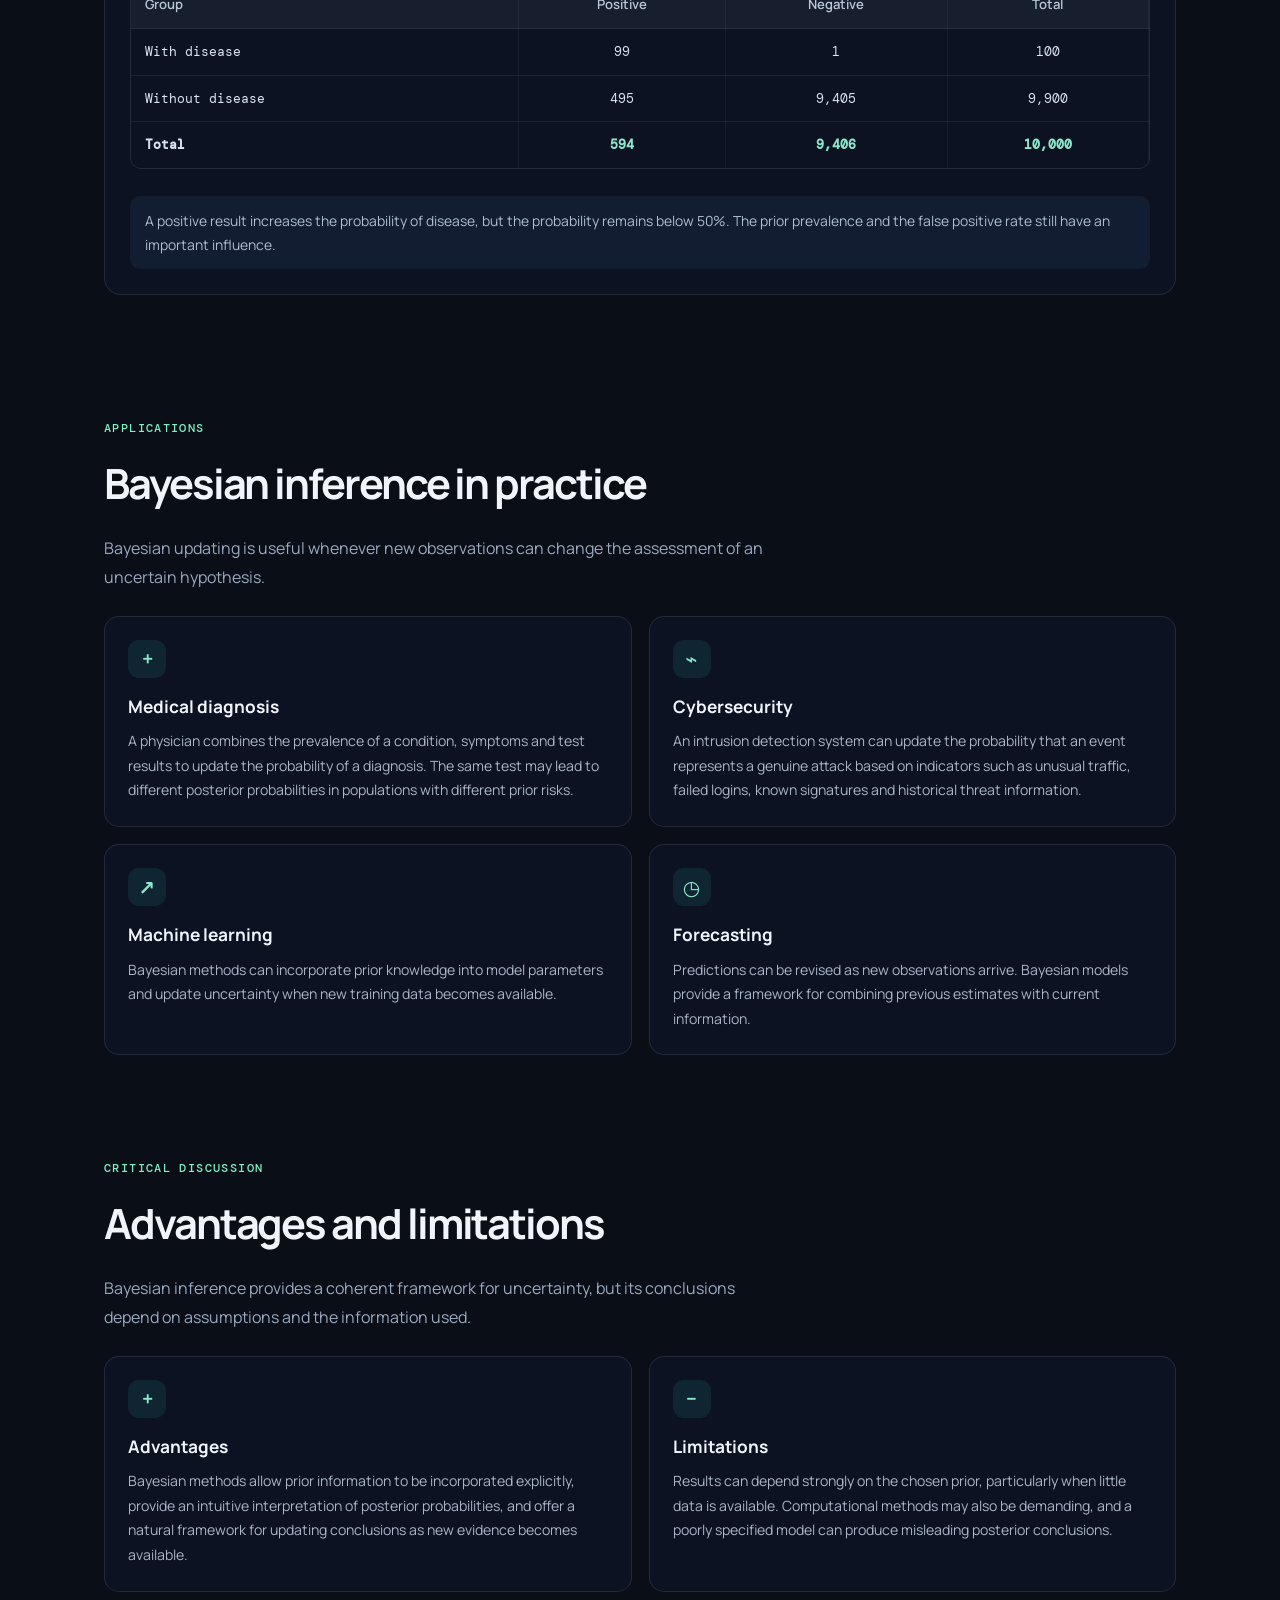
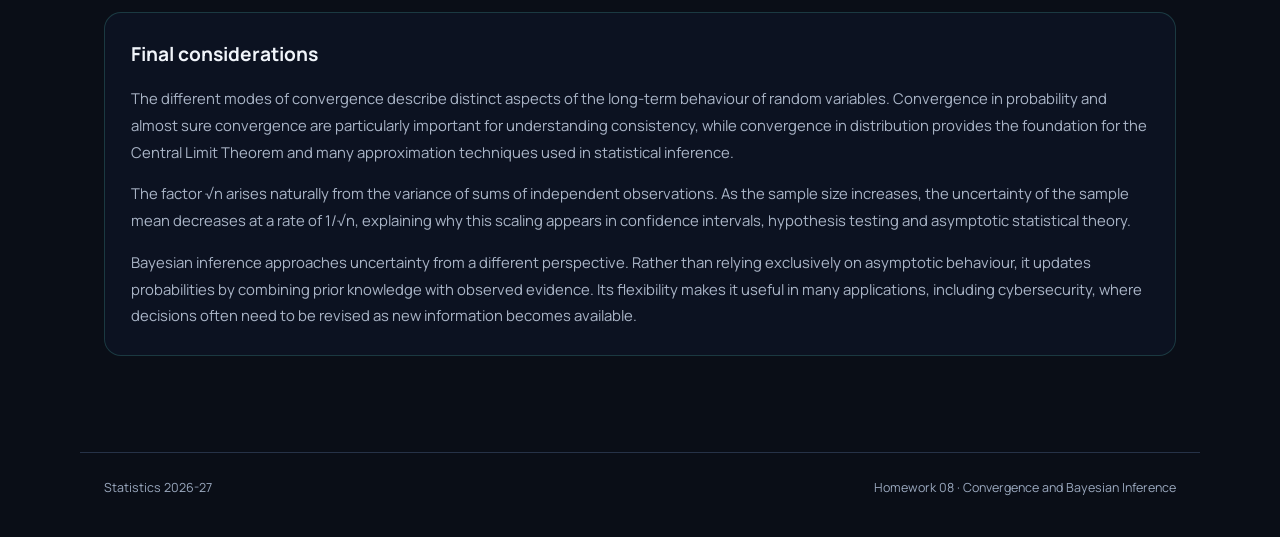
<file: homework-8/index.html>
<!doctype html>
<html lang="en">
<head>
  <meta charset="utf-8">
  <meta name="viewport" content="width=device-width, initial-scale=1">

  <meta name="description"
        content="Explore modes of convergence, the Law of Large Numbers, the Central Limit Theorem and Bayesian inference through interactive statistical experiments.">

  <title>Homework 8 | Convergence and Bayesian Inference</title>
  <link rel="stylesheet" href="../assets/style.css">
  <link rel="stylesheet" href="style.css">
</head>

<body>
  <header class="site-header">
    <a class="brand" href="../">
      <span class="brand-mark"></span>
      Statistics 2026-27
    </a>

    <nav>
      <a href="../#homework">All homework</a>
      <a href="#convergence">Convergence</a>
      <a href="#simulation">Simulation</a>
      <a href="#bayes">Bayes</a>
    </nav>
  </header>

  <main>

    <!-- HERO -->

    <section class="hero hw-hero">
      <p class="eyebrow">HOMEWORK 08 · CONVERGENCE & BAYESIAN INFERENCE</p>

      <h1>
        From Randomness
        <br>
        <span class="gradient-text">to Statistical Inference.</span>
      </h1>

      <p class="hero-copy">
        Investigate how random variables behave as sample sizes grow,
        understand the foundations of the Law of Large Numbers and
        the Central Limit Theorem, and explore how Bayesian inference
        updates beliefs when new evidence becomes available.
      </p>

      <div class="hero-actions">
        <a class="button primary" href="#convergence">
          Explore the concepts <span>→</span>
        </a>
      </div>
    </section>

    <!-- OVERVIEW -->

    <section class="section overview-grid">
      <article class="overview-card">
        <span class="overview-number">01</span>
        <h3>Modes of convergence</h3>
        <p>
          Understand the different ways a sequence of random
          variables can approach a limiting value or distribution.
        </p>
      </article>

      <article class="overview-card">
        <span class="overview-number">02</span>
        <h3>Asymptotic behaviour</h3>
        <p>
          Explore the Law of Large Numbers, the Central Limit
          Theorem and the role of √n in statistical inference.
        </p>
      </article>

      <article class="overview-card">
        <span class="overview-number">03</span>
        <h3>Bayesian updating</h3>
        <p>
          Combine prior information with observed evidence
          to calculate posterior probabilities.
        </p>
      </article>
    </section>

    <!-- CONVERGENCE -->

    <section class="section" id="convergence">
      <div class="section-heading">
        <p class="eyebrow">THEORETICAL BACKGROUND</p>
        <h2>Modes of convergence</h2>
        <p class="section-copy">
          A sequence of random variables can approach a limit
          in different mathematical senses. These distinctions
          determine which conclusions can be drawn from a sequence
          of statistical estimates.
        </p>
      </div>

      <div class="concept-panel">
        <h3>Convergence in probability</h3>

        <p>
          A sequence of random variables Xₙ converges in probability
          to a random variable X when the probability that their
          difference exceeds any fixed positive threshold becomes
          arbitrarily small as n increases.
        </p>

        <div class="equation">
          <span>Definition</span>
          <strong>
            Xₙ →ᵖ X if P(|Xₙ − X| &gt; ε) → 0
            for every ε &gt; 0
          </strong>
        </div>

        <p>
          This means that large deviations from the limiting value
          become increasingly unlikely. It does not require every
          individual sequence of outcomes to converge.
        </p>

        <p class="concept-note">
          Convergence in probability is the foundation of many
          consistency results in statistics, including the Weak
          Law of Large Numbers.
        </p>
      </div>

      <div class="concept-panel">
        <h3>Almost sure convergence</h3>

        <p>
          Almost sure convergence is a stronger form of convergence.
          Xₙ converges almost surely to X if the sequence converges
          to X for all outcomes except possibly those belonging
          to an event with probability zero.
        </p>

        <div class="equation">
          <span>Definition</span>
          <strong>
            P(limₙ→∞ Xₙ = X) = 1
          </strong>
        </div>

        <p>
          Unlike convergence in probability, almost sure convergence
          describes the long-term behaviour of individual sample
          paths. With probability one, the sequence eventually
          approaches its limit and remains arbitrarily close.
        </p>

        <p class="concept-note">
          Almost sure convergence is closely associated with the
          Strong Law of Large Numbers.
        </p>
      </div>

      <div class="concept-panel">
        <h3>Mean-square convergence (L²)</h3>

        <p>
          A sequence converges in mean square when the expected
          squared difference between Xₙ and X approaches zero.
          This criterion considers both the magnitude of errors
          and their probability.
        </p>

        <div class="equation">
          <span>Definition</span>
          <strong>
            E[(Xₙ − X)²] → 0
          </strong>
        </div>

        <p>
          Mean-square convergence is useful because it allows
          us to study errors through their second moments.
          It is particularly important when analyzing estimators,
          variances and stochastic processes.
        </p>

        <p>
          If Xₙ converges in L² to X, then it also converges
          in probability to X. This follows from Markov's
          inequality applied to the squared difference.
        </p>

        <div class="equation">
          <span>Implication</span>
          <strong>
            E[(Xₙ − X)²] → 0 &nbsp; ⇒ &nbsp; Xₙ →ᵖ X
          </strong>
        </div>
      </div>

      <div class="concept-panel">
        <h3>Convergence in distribution</h3>

        <p>
          Convergence in distribution occurs when the cumulative
          distribution functions of a sequence converge to the
          cumulative distribution function of a limiting random
          variable at every continuity point of that function.
        </p>

        <div class="equation">
          <span>Definition</span>
          <strong>
            Xₙ →ᵈ X if Fₙ(x) → F(x)
            at every continuity point of F
          </strong>
        </div>

        <p>
          This form of convergence concerns the overall
          distribution of the random variables rather than
          the closeness of individual outcomes.
        </p>

        <p class="concept-note">
          The Central Limit Theorem is one of the most important
          examples of convergence in distribution.
        </p>
      </div>

      <!-- COMPARISON -->

      <div class="concept-panel">
        <h3>How are the four modes related?</h3>

        <p>
          Some forms of convergence imply others, but the
          implications cannot generally be reversed.
        </p>

        <div class="convergence-diagram">

          <div class="convergence-node">
            <span>L² convergence</span>
            <small>Mean-square</small>
          </div>

          <div class="convergence-arrow">
            <span>↓</span>
            <small>implies</small>
          </div>

          <div class="convergence-node">
            <span>Probability</span>
            <small>Convergence in probability</small>
          </div>

          <div class="convergence-arrow">
            <span>↓</span>
            <small>implies</small>
          </div>

          <div class="convergence-node">
            <span>Distribution</span>
            <small>Convergence in distribution</small>
          </div>

          <div class="convergence-divider"></div>

          <div class="convergence-node">
            <span>Almost sure</span>
            <small>Almost sure convergence</small>
          </div>

          <div class="convergence-arrow">
            <span>↓</span>
            <small>implies</small>
          </div>

          <div class="convergence-node">
            <span>Probability</span>
            <small>Convergence in probability</small>
          </div>

        </div>

        <p class="concept-note">
          Almost sure convergence and L² convergence are not
          generally comparable without additional assumptions.
          In particular, almost sure convergence does not
          necessarily imply mean-square convergence.
        </p>
      </div>
    </section>

    <!-- LLN -->

    <section class="section" id="lln">
      <div class="section-heading">
        <p class="eyebrow">ASYMPTOTIC RESULTS</p>
        <h2>The Law of Large Numbers</h2>
        <p class="section-copy">
          Repeated observations help stabilize the sample mean
          around the expected value of the underlying process.
        </p>
      </div>

      <div class="concept-panel">
        <h3>Weak Law of Large Numbers</h3>

        <p>
          Let X₁, X₂, …, Xₙ be independent and identically
          distributed random variables with finite expectation μ
          and finite variance σ². Their sample mean converges
          in probability to μ as the number of observations grows.
        </p>

        <div class="equation">
          <span>Weak Law</span>
          <strong>
            X̄ₙ →ᵖ μ
          </strong>
        </div>

        <p>
          This means that the sample average becomes increasingly
          likely to be close to the population mean.
        </p>
      </div>

      <div class="concept-panel">
        <h3>Strong Law of Large Numbers</h3>

        <p>
          Under suitable assumptions, the sample mean converges
          almost surely to the expected value. In the classical
          IID setting with a finite expected value, the strong
          law states:
        </p>

        <div class="equation">
          <span>Strong Law</span>
          <strong>
            X̄ₙ → μ almost surely
          </strong>
        </div>

        <p>
          The strong law gives a stronger conclusion about
          long-term sample paths. With probability one, the
          empirical average eventually approaches the true mean.
        </p>
      </div>
    </section>

    <!-- CLT -->

    <section class="section" id="simulation">
      <div class="section-heading">
        <p class="eyebrow">INTERACTIVE EXPERIMENT</p>
        <h2>Why does √n appear?</h2>
        <p class="section-copy">
          The Central Limit Theorem explains why sample means
          become approximately normally distributed and why
          their fluctuations shrink at a rate proportional
          to 1/√n.
        </p>
      </div>

      <div class="concept-panel">
        <h3>Variance of a sample mean</h3>

        <p>
          Consider n independent observations with common
          mean μ and variance σ². The variance of their sum
          is the sum of their variances:
        </p>

        <div class="equation">
          <span>Variance of the sum</span>
          <strong>
            Var(X₁ + ··· + Xₙ) = nσ²
          </strong>
        </div>

        <p>
          The sample mean divides the sum by n. Since variance
          scales with the square of a constant, dividing by n
          reduces the variance by n².
        </p>

        <div class="equation">
          <span>Variance of the sample mean</span>
          <strong>
            Var(X̄ₙ) = nσ² / n² = σ² / n
          </strong>
        </div>

        <p>
          Taking the square root gives the standard error:
        </p>

        <div class="equation">
          <span>Standard error</span>
          <strong>
            SE(X̄ₙ) = σ / √n
          </strong>
        </div>

        <p>
          Therefore, the typical fluctuation of the sample mean
          decreases proportionally to 1/√n. To reduce the standard
          error by half, the sample size must be multiplied by four.
        </p>

        <p class="concept-note">
          Independence is essential for the simple variance
          additivity above. When observations are correlated,
          covariance terms must also be considered.
        </p>
      </div>

      <div class="concept-panel">
        <h3>The Central Limit Theorem</h3>

        <p>
          The Central Limit Theorem states that, under suitable
          conditions, the standardized sum of independent random
          variables converges in distribution to a standard normal
          random variable.
        </p>

        <div class="equation">
          <span>Central Limit Theorem</span>
          <strong>
            (X̄ₙ − μ) / (σ / √n) →ᵈ N(0,1)
          </strong>
        </div>

        <p>
          This result explains why normal approximations appear
          so frequently in statistics, even when the original
          observations do not follow a normal distribution.
        </p>

        <p>
          The sample mean is approximately normally distributed
          for sufficiently large n, with mean μ and standard
          deviation σ/√n.
        </p>
      </div>

      <!-- SIMULATION PANEL -->

      <div class="analysis-panel">
        <div class="dataset-toolbar">
          <div>
            <p class="eyebrow">MONTE CARLO SIMULATION</p>
            <h3>Distribution of sample means</h3>
          </div>
        </div>

        <div class="simulation-intro">
          <p>
            Each experiment draws n observations from a uniform
            distribution U(0,1) and calculates their sample mean.
            Repeat the experiment thousands of times to observe
            the distribution of these averages.
          </p>
        </div>

        <div class="simulation-controls">

          <div class="control-group">
            <label for="sampleSize">
              Sample size <strong id="sampleSizeLabel">10</strong>
            </label>
            <input
              type="range"
              id="sampleSize"
              min="2"
              max="200"
              value="10"
              step="1">
            <div class="range-labels">
              <span>2</span>
              <span>200</span>
            </div>
          </div>

          <div class="control-group">
            <label for="repetitions">
              Experiments <strong id="repetitionsLabel">2000</strong>
            </label>
            <input
              type="range"
              id="repetitions"
              min="500"
              max="10000"
              value="2000"
              step="500">
            <div class="range-labels">
              <span>500</span>
              <span>10,000</span>
            </div>
          </div>

        </div>

        <button class="button primary" id="runSimulation">
          Run simulation <span>→</span>
        </button>

        <div class="chart-panel">
          <div class="chart-heading">
            <div>
              <span class="step-label">RESULT</span>
              <h4>Sample mean distribution</h4>
            </div>
            <span class="chart-legend">
              <span class="legend-dot"></span>
              Simulated means
            </span>
          </div>

          <canvas id="cltCanvas" height="300"></canvas>

          <p class="chart-caption">
            The histogram shows simulated sample means.
            The curve represents the normal approximation
            with theoretical mean 0.5 and standard error
            1 / √(12n).
          </p>
        </div>

        <div class="summary-strip simulation-summary">
          <div>
            <span>Theoretical mean</span>
            <strong id="theoreticalMean">0.5000</strong>
          </div>
          <div>
            <span>Simulated mean</span>
            <strong id="simulatedMean">—</strong>
          </div>
          <div>
            <span>Theoretical standard error</span>
            <strong id="theoreticalSE">—</strong>
          </div>
          <div>
            <span>Simulated standard deviation</span>
            <strong id="simulatedSD">—</strong>
          </div>
        </div>

        <div class="concept-note">
          <strong>What to observe:</strong>
          As n increases, the histogram becomes narrower
          and more concentrated around 0.5. Its shape also
          becomes increasingly similar to a normal distribution.
        </div>
      </div>
    </section>

    <!-- CONDITIONAL PROBABILITY -->

    <section class="section" id="bayes">
      <div class="section-heading">
        <p class="eyebrow">PROBABILITY & INFERENCE</p>
        <h2>Conditional probability and Bayes</h2>
        <p class="section-copy">
          New evidence changes the probability assigned to an event.
          Bayesian inference formalizes this process by combining
          prior information with the likelihood of observed data.
        </p>
      </div>

      <div class="concept-panel">
        <h3>Conditional probability</h3>

        <p>
          Conditional probability describes the probability
          of an event A given that another event B has occurred.
          The information that B occurred changes the sample
          space considered when evaluating A.
        </p>

        <div class="equation">
          <span>Conditional probability</span>
          <strong>
            P(A | B) = P(A ∩ B) / P(B)
          </strong>
        </div>

        <p>
          If A and B are independent, knowing that B occurred
          does not change the probability of A:
        </p>

        <div class="equation">
          <span>Independence</span>
          <strong>
            P(A | B) = P(A)
          </strong>
        </div>

        <p>
          Conditional probability is central to statistical
          inference because observations provide information
          about unknown quantities and hypotheses.
        </p>
      </div>

      <div class="concept-panel">
        <h3>Bayes' theorem</h3>

        <p>
          Bayes' theorem connects conditional probabilities
          and allows us to reverse the direction of conditioning.
          It calculates the probability of a hypothesis given
          observed evidence.
        </p>

        <div class="equation">
          <span>Bayes' theorem</span>
          <strong>
            P(A | B) = P(B | A) · P(A) / P(B)
          </strong>
        </div>

        <p>
          When the possible hypotheses form a partition of
          the sample space, the denominator can be expanded
          using the law of total probability.
        </p>

        <div class="equation">
          <span>Law of total probability</span>
          <strong>
            P(B) = Σᵢ P(B | Aᵢ)P(Aᵢ)
          </strong>
        </div>

        <div class="equation">
          <span>Bayesian updating</span>
          <strong>
            P(Aᵢ | B) =
            P(B | Aᵢ)P(Aᵢ) / Σⱼ P(B | Aⱼ)P(Aⱼ)
          </strong>
        </div>
      </div>

      <!-- BAYESIAN COMPONENTS -->

      <div class="concept-panel">
        <h3>Prior, likelihood and posterior</h3>

        <div class="bayes-components">

          <article class="bayes-component">
            <span class="overview-number">01</span>
            <h4>Prior probability</h4>
            <p>
              The prior represents the probability assigned
              to a hypothesis before considering the current
              evidence. It may be based on historical data,
              previous experiments or domain knowledge.
            </p>
          </article>

          <article class="bayes-component">
            <span class="overview-number">02</span>
            <h4>Likelihood</h4>
            <p>
              The likelihood describes how probable the
              observed evidence is under a particular
              hypothesis. It measures how well the hypothesis
              explains the data.
            </p>
          </article>

          <article class="bayes-component">
            <span class="overview-number">03</span>
            <h4>Posterior probability</h4>
            <p>
              The posterior is the updated probability
              of a hypothesis after incorporating the evidence.
              It becomes the new basis for subsequent inference.
            </p>
          </article>

        </div>
      </div>

      <!-- BAYES EXAMPLE -->

      <div class="concept-panel">
        <h3>A medical testing example</h3>

        <p>
          Suppose a disease affects a small percentage of a population.
          A diagnostic test is highly sensitive, meaning it correctly
          identifies most individuals who have the disease. However,
          the test can also produce false positives.
        </p>

        <p>
          A positive result does not necessarily mean that the
          individual has the disease. The probability of disease
          after a positive result depends not only on the accuracy
          of the test but also on how common the disease is
          before testing.
        </p>

        <div class="equation">
          <span>Probability of disease given a positive result</span>
          <strong>
            P(D | +) = P(+ | D)P(D) / P(+)
          </strong>
        </div>

        <p>
          This is a classic example of why conditional probabilities
          cannot be reversed without considering the prior probability.
        </p>
      </div>

      <!-- INTERACTIVE BAYES CALCULATOR -->

      <div class="analysis-panel">
        <div class="dataset-toolbar">
          <div>
            <p class="eyebrow">INTERACTIVE BAYES CALCULATOR</p>
            <h3>Update the probability</h3>
          </div>
        </div>

        <p class="simulation-intro">
          Adjust the prevalence and test characteristics
          to see how a positive result changes the probability
          of having the disease.
        </p>

        <div class="bayes-controls">

          <div class="control-group">
            <label for="prevalence">
              Prevalence <strong id="prevalenceLabel">1%</strong>
            </label>
            <input
              type="range"
              id="prevalence"
              min="0.1"
              max="50"
              value="1"
              step="0.1">
            <div class="range-labels">
              <span>0.1%</span>
              <span>50%</span>
            </div>
          </div>

          <div class="control-group">
            <label for="sensitivity">
              Sensitivity <strong id="sensitivityLabel">99%</strong>
            </label>
            <input
              type="range"
              id="sensitivity"
              min="50"
              max="100"
              value="99"
              step="0.5">
            <div class="range-labels">
              <span>50%</span>
              <span>100%</span>
            </div>
          </div>

          <div class="control-group">
            <label for="specificity">
              Specificity <strong id="specificityLabel">95%</strong>
            </label>
            <input
              type="range"
              id="specificity"
              min="50"
              max="100"
              value="95"
              step="0.5">
            <div class="range-labels">
              <span>50%</span>
              <span>100%</span>
            </div>
          </div>

        </div>

        <div class="bayes-result">
          <div class="bayes-result-main">
            <span class="statistic-label">
              Posterior probability after a positive test
            </span>
            <strong id="posteriorValue">—</strong>
            <span id="posteriorExplanation">
              Probability of disease given a positive result
            </span>
          </div>

          <div class="bayes-result-bar">
            <div class="bayes-bar-track">
              <div class="bayes-bar-fill" id="posteriorBar"></div>
            </div>
            <div class="bayes-bar-labels">
              <span>0%</span>
              <span>100%</span>
            </div>
          </div>
        </div>

        <div class="summary-strip bayes-summary">
          <div>
            <span>Prior probability</span>
            <strong id="priorResult">—</strong>
          </div>
          <div>
            <span>Positive likelihood</span>
            <strong id="likelihoodResult">—</strong>
          </div>
          <div>
            <span>False positive rate</span>
            <strong id="falsePositiveResult">—</strong>
          </div>
          <div>
            <span>Probability of positive test</span>
            <strong id="positiveProbability">—</strong>
          </div>
        </div>

        <div class="table-section">
          <div class="table-heading">
            <div>
              <span class="step-label">EXAMPLE POPULATION</span>
              <h4>Expected outcomes among 10,000 individuals</h4>
              <p>Illustration using the selected probabilities</p>
            </div>
          </div>

          <div class="table-scroll">
            <table class="data-table">
              <thead>
                <tr>
                  <th>Group</th>
                  <th>Positive</th>
                  <th>Negative</th>
                  <th>Total</th>
                </tr>
              </thead>
              <tbody id="bayesPopulationTable">
              </tbody>
            </table>
          </div>
        </div>

        <div class="concept-note" id="bayesInterpretation">
          Adjust the parameters to explore the effect of
          prevalence and test accuracy on the posterior probability.
        </div>
      </div>
    </section>

    <!-- APPLICATIONS -->

    <section class="section" id="applications">
      <div class="section-heading">
        <p class="eyebrow">APPLICATIONS</p>
        <h2>Bayesian inference in practice</h2>
        <p class="section-copy">
          Bayesian updating is useful whenever new observations
          can change the assessment of an uncertain hypothesis.
        </p>
      </div>

      <div class="interpretation-grid">

        <article class="interpretation-card">
          <span class="interpretation-symbol">+</span>
          <h3>Medical diagnosis</h3>
          <p>
            A physician combines the prevalence of a condition,
            symptoms and test results to update the probability
            of a diagnosis. The same test may lead to different
            posterior probabilities in populations with different
            prior risks.
          </p>
        </article>

        <article class="interpretation-card">
          <span class="interpretation-symbol">⌁</span>
          <h3>Cybersecurity</h3>
          <p>
            An intrusion detection system can update the probability
            that an event represents a genuine attack based on
            indicators such as unusual traffic, failed logins,
            known signatures and historical threat information.
          </p>
        </article>

        <article class="interpretation-card">
          <span class="interpretation-symbol">↗</span>
          <h3>Machine learning</h3>
          <p>
            Bayesian methods can incorporate prior knowledge
            into model parameters and update uncertainty
            when new training data becomes available.
          </p>
        </article>

        <article class="interpretation-card">
          <span class="interpretation-symbol">◷</span>
          <h3>Forecasting</h3>
          <p>
            Predictions can be revised as new observations
            arrive. Bayesian models provide a framework
            for combining previous estimates with current
            information.
          </p>
        </article>

      </div>
    </section>

    <!-- ADVANTAGES AND LIMITATIONS -->

    <section class="section" id="interpretation">
      <div class="section-heading">
        <p class="eyebrow">CRITICAL DISCUSSION</p>
        <h2>Advantages and limitations</h2>
        <p class="section-copy">
          Bayesian inference provides a coherent framework
          for uncertainty, but its conclusions depend
          on assumptions and the information used.
        </p>
      </div>

      <div class="interpretation-grid">

        <article class="interpretation-card">
          <span class="interpretation-symbol">+</span>
          <h3>Advantages</h3>
          <p>
            Bayesian methods allow prior information to be
            incorporated explicitly, provide an intuitive
            interpretation of posterior probabilities, and
            offer a natural framework for updating conclusions
            as new evidence becomes available.
          </p>
        </article>

        <article class="interpretation-card">
          <span class="interpretation-symbol">−</span>
          <h3>Limitations</h3>
          <p>
            Results can depend strongly on the chosen prior,
            particularly when little data is available.
            Computational methods may also be demanding,
            and a poorly specified model can produce
            misleading posterior conclusions.
          </p>
        </article>

      </div>

      <div class="final-note">
        <h3>Final considerations</h3>

        <p>
          The different modes of convergence describe distinct
          aspects of the long-term behaviour of random variables.
          Convergence in probability and almost sure convergence
          are particularly important for understanding consistency,
          while convergence in distribution provides the foundation
          for the Central Limit Theorem and many approximation
          techniques used in statistical inference.
        </p>

        <p>
          The factor √n arises naturally from the variance of
          sums of independent observations. As the sample size
          increases, the uncertainty of the sample mean decreases
          at a rate of 1/√n, explaining why this scaling appears
          in confidence intervals, hypothesis testing and
          asymptotic statistical theory.
        </p>

        <p>
          Bayesian inference approaches uncertainty from a
          different perspective. Rather than relying exclusively
          on asymptotic behaviour, it updates probabilities
          by combining prior knowledge with observed evidence.
          Its flexibility makes it useful in many applications,
          including cybersecurity, where decisions often need
          to be revised as new information becomes available.
        </p>
      </div>
    </section>

  </main>

  <footer>
    <span>Statistics 2026-27</span>
    <span>Homework 08 · Convergence and Bayesian Inference</span>
  </footer>

  <script src="script.js"></script>
</body>
</html>
</file>
<file: assets/style.css>
@import url('https://fonts.googleapis.com/css2?family=DM+Mono:wght@400;500&family=Manrope:wght@400;500;600;700;800&display=swap');
:root{--bg:#0a0e17;--panel:#111827;--panel2:#151e2f;--line:#263247;--text:#f1f5fb;--muted:#9ba9bf;--mint:#80f0c0;--blue:#88aaff;--orange:#ffbd82;--danger:#ff8d9a;--radius:20px;--mono:'DM Mono',monospace;--sans:'Manrope',system-ui,sans-serif}
*{box-sizing:border-box}html{scroll-behavior:smooth}body{margin:0;background:radial-gradient(ellipse at 75% -15%,#1d3152 0,transparent 38%),var(--bg);color:var(--text);font-family:var(--sans);line-height:1.65}a{color:inherit;text-decoration:none}button,input{font:inherit}.site-header{max-width:1120px;margin:auto;padding:24px 24px;display:flex;align-items:center;justify-content:space-between;gap:20px}.brand{display:flex;align-items:center;gap:10px;font-weight:800;letter-spacing:-.04em}.brand-mark{display:grid;place-items:center;width:34px;height:34px;border-radius:11px;background:var(--mint);color:#08120f;font-weight:800}.site-header nav{display:flex;gap:24px;color:var(--muted);font-size:.88rem}.site-header nav a:hover,.text-link:hover{color:var(--mint)}main{max-width:1120px;margin:auto;padding:0 24px}.hero{padding:86px 0 72px;max-width:850px}.eyebrow{font-family:var(--mono);font-size:.72rem;letter-spacing:.12em;color:var(--mint);font-weight:500}.hero h1{font-size:clamp(2.8rem,7vw,5.8rem);letter-spacing:-.075em;line-height:1.04;margin:18px 0 24px}.gradient-text{background:linear-gradient(100deg,var(--mint),var(--blue));-webkit-background-clip:text;background-clip:text;color:transparent}.hero-copy{max-width:650px;font-size:1.15rem;color:var(--muted)}.hero-actions{display:flex;flex-wrap:wrap;gap:12px;margin:30px 0}.button{display:inline-flex;align-items:center;justify-content:center;gap:18px;padding:12px 18px;border-radius:12px;font-weight:700;font-size:.9rem;border:1px solid var(--line)}.button.primary{background:var(--mint);color:#07120e;border-color:var(--mint)}.button.secondary{background:#111827}.button:hover{transform:translateY(-1px)}.hero-note{display:flex;align-items:center;gap:9px;color:var(--muted);font-size:.82rem}.dot{width:8px;height:8px;background:var(--mint);border-radius:50%}.section{padding:36px 0 56px}.section-heading{margin-bottom:24px}.section-heading h2{font-size:clamp(1.7rem,4vw,2.6rem);letter-spacing:-.05em;margin:5px 0}.cards{display:grid;grid-template-columns:repeat(2,minmax(0,1fr));gap:18px}.feature-card,.panel,.callout{border:1px solid var(--line);background:linear-gradient(145deg,rgba(21,30,47,.94),rgba(14,21,34,.94));border-radius:var(--radius)}.feature-card{padding:26px;display:flex;flex-direction:column;min-height:300px;transition:transform .2s,border-color .2s}.feature-card:hover{transform:translateY(-3px);border-color:#52716e}.card-top{display:flex;justify-content:space-between;align-items:center;margin-bottom:26px}.number{font:500 .85rem var(--mono);color:var(--mint)}.card-icon{font-size:1.4rem;color:var(--mint)}.feature-card h3{font-size:1.4rem;letter-spacing:-.04em;line-height:1.3;margin:8px 0}.feature-card p:not(.eyebrow){color:var(--muted);font-size:.92rem}.card-link{margin-top:auto;padding-top:20px;color:var(--mint);font-weight:700;font-size:.88rem}.callout{display:flex;gap:16px;padding:22px;margin:8px 0 54px}.callout-icon{display:grid;place-items:center;flex:0 0 28px;height:28px;border:1px solid var(--mint);border-radius:50%;color:var(--mint);font-weight:700}.callout h3{margin:0 0 4px;font-size:1rem}.callout p{margin:0;color:var(--muted);font-size:.9rem}.reference-list{display:grid;grid-template-columns:repeat(2,minmax(0,1fr));gap:10px}.reference-list a{border:1px solid var(--line);border-radius:12px;padding:14px 16px;color:#c8d2e2;font-size:.85rem;display:flex;justify-content:space-between;gap:12px}.reference-list a:hover{border-color:var(--mint)}footer{max-width:1120px;margin:20px auto 0;padding:25px 24px 38px;border-top:1px solid var(--line);display:flex;justify-content:space-between;gap:12px;color:var(--muted);font-size:.78rem}
.page-hero{padding:52px 0 30px}.breadcrumbs{font-size:.82rem;color:var(--muted);margin-bottom:22px}.breadcrumbs a{color:var(--mint)}.page-hero h1{font-size:clamp(2.2rem,5vw,4.2rem);letter-spacing:-.065em;line-height:1.08;margin:8px 0 14px}.page-hero p{color:var(--muted);max-width:760px}.layout-grid{display:grid;grid-template-columns:minmax(0,1.2fr) minmax(280px,.8fr);gap:18px;align-items:start}.panel{padding:22px;margin-bottom:18px}.panel h2,.panel h3{margin:0 0 12px;letter-spacing:-.035em}.panel h2{font-size:1.25rem}.panel h3{font-size:1rem}.panel p,.panel li{color:var(--muted);font-size:.9rem}.panel p{margin:8px 0 12px}.panel ul{padding-left:20px}.controls{display:flex;gap:10px;flex-wrap:wrap;align-items:end}.field{display:flex;flex-direction:column;gap:6px;min-width:100px}.field label{font-size:.78rem;color:var(--muted)}.field input{width:100%;max-width:130px;background:#080d16;color:var(--text);border:1px solid var(--line);border-radius:9px;padding:10px 12px}.btn{border:1px solid var(--line);border-radius:9px;background:#1a263b;color:var(--text);padding:10px 13px;cursor:pointer;font-weight:700;font-size:.82rem}.btn:hover{border-color:var(--mint)}.btn.accent{background:var(--mint);color:#07120e;border-color:var(--mint)}.btn:disabled{opacity:.45;cursor:not-allowed}.metric-row{display:grid;grid-template-columns:repeat(3,1fr);gap:10px;margin:18px 0}.metric{padding:13px;background:#0a111d;border:1px solid var(--line);border-radius:12px}.metric .label{font-size:.7rem;color:var(--muted)}.metric strong{display:block;font:500 1.15rem var(--mono);margin-top:4px}.mono{font-family:var(--mono)}.result{color:var(--mint);font-family:var(--mono);font-size:1.05rem}.step-box{background:#080d16;border:1px solid var(--line);border-radius:12px;padding:14px;font-family:var(--mono);font-size:.8rem;white-space:pre-wrap;overflow-wrap:anywhere;color:#d7e2f5;min-height:70px}.svg-wrap{background:#080d16;border:1px solid var(--line);border-radius:14px;padding:10px}.svg-wrap svg{width:100%;height:auto;display:block}.legend{display:flex;gap:15px;flex-wrap:wrap;font-size:.76rem;color:var(--muted);margin-top:10px}.legend span:before{content:"";display:inline-block;width:8px;height:8px;border-radius:50%;margin-right:6px;background:var(--mint)}.legend .base:before{background:var(--blue)}.legend .current:before{background:var(--orange)}.table-wrap{overflow-x:auto}table{width:100%;border-collapse:collapse;font-size:.82rem}th,td{text-align:left;padding:10px 9px;border-bottom:1px solid var(--line)}th{color:var(--muted);font-weight:600}td{font-family:var(--mono)}.notice{border-left:3px solid var(--orange);padding:10px 13px;background:#1d1a19;color:#d9c4ad;border-radius:0 8px 8px 0;font-size:.83rem}.success{color:var(--mint)}.error{color:var(--danger)}.bar-list{display:grid;gap:8px}.bar-row{display:grid;grid-template-columns:44px 1fr 28px;gap:8px;align-items:center;font: .75rem var(--mono)}.bar-track{height:10px;background:#263247;border-radius:99px;overflow:hidden}.bar-fill{height:100%;background:linear-gradient(90deg,var(--mint),var(--blue));border-radius:99px}.pipeline{display:grid;grid-template-columns:1fr;gap:8px}.pipeline-step{position:relative;text-align:left;width:100%;border:1px solid var(--line);background:#0b121e;color:var(--text);padding:14px 16px;border-radius:12px;cursor:pointer;display:grid;grid-template-columns:42px 1fr auto;gap:12px;align-items:center}.pipeline-step.active{border-color:var(--mint);background:#13251f}.pipeline-step .step-num{font:500 .8rem var(--mono);color:var(--mint)}.pipeline-step strong{display:block;font-size:.9rem}.pipeline-step small{color:var(--muted);font-size:.78rem}.pipeline-step .arrow{color:var(--muted)}.detail-panel{min-height:250px}.tag{display:inline-block;border:1px solid var(--line);border-radius:99px;padding:4px 9px;color:var(--mint);font: .7rem var(--mono)}.timeline{border-left:1px solid var(--line);margin:20px 0 0 8px;padding-left:22px;display:grid;gap:18px}.timeline-item{position:relative}.timeline-item:before{content:"";position:absolute;left:-27px;top:8px;width:8px;height:8px;background:var(--mint);border-radius:50%}.timeline-item strong{font-family:var(--mono);color:var(--mint);margin-right:8px}.timeline-item p{margin:3px 0}.footer-links{display:flex;gap:16px}
@media(max-width:760px){.site-header{align-items:flex-start;flex-direction:column}.site-header nav{gap:16px;flex-wrap:wrap}.hero{padding:54px 0}.cards,.reference-list,.layout-grid{grid-template-columns:1fr}.feature-card{min-height:unset}.metric-row{grid-template-columns:1fr 1fr}.metric:last-child{grid-column:span 2}footer{flex-direction:column}.page-hero{padding-top:35px}.panel{padding:17px}}


.homework-list {
  display: flex;
  flex-direction: column;
  gap: 12px;
}

.homework-item {
  display: flex;
  align-items: center;
  gap: 20px;
  padding: 22px 24px;
  border: 1px solid var(--line);
  border-radius: 16px;
  background: linear-gradient(
    145deg,
    rgba(21, 30, 47, 0.94),
    rgba(14, 21, 34, 0.94)
  );
  color: var(--text);
  text-decoration: none;
  transition: border-color 0.2s ease, transform 0.2s ease;
}

.homework-item:hover {
  border-color: var(--mint);
  transform: translateY(-2px);
}

.homework-number {
  flex-shrink: 0;
  color: var(--mint);
  font: 500 0.95rem var(--mono);
}

.homework-content {
  display: flex;
  flex: 1;
  flex-direction: column;
  gap: 6px;
}

.homework-title {
  font-size: 1.05rem;
  font-weight: 700;
}

.homework-description {
  color: var(--muted);
  font-size: 0.92rem;
  line-height: 1.6;
}

.homework-arrow {
  color: var(--mint);
  font-size: 1.25rem;
}

.section-copy,
.about-copy {
  max-width: 680px;
  color: var(--muted);
  line-height: 1.8;
}

.about-section {
  margin-top: 32px;
}

@media (max-width: 600px) {
  .homework-item {
    gap: 14px;
    padding: 18px 16px;
  }

  .homework-title {
    font-size: 0.98rem;
  }

  .homework-description {
    font-size: 0.88rem;
  }
}
</file>
<file: homework-3/style.css>
.page-shell {
  width: 100%;
  max-width: 1080px;
  margin: 0 auto;
  padding: 0 0 4rem;
}

/* Page introduction */

.page-shell .hero {
  max-width: 900px;
  padding: 52px 0 32px;
}

.page-shell .hero h1 {
  max-width: 850px;
  font-size: clamp(2.4rem, 6vw, 4.6rem);
  line-height: 1.08;
  letter-spacing: -0.065em;
  margin: 12px 0 20px;
}

.lead {
  max-width: 760px;
  color: var(--muted);
  font-size: 1.12rem;
  line-height: 1.8;
}

.notice {
  border-left: 3px solid var(--orange);
  border-radius: 0 10px 10px 0;
  background: rgba(255, 189, 130, 0.07);
  color: var(--muted);
  padding: 14px 18px;
  margin: 24px 0 0;
  font-size: 0.9rem;
}

.notice strong {
  color: var(--orange);
}

.small-note {
  color: var(--muted);
  font-size: 0.84rem;
  line-height: 1.7;
}

/* Main experiment panels */

.page-shell > .panel {
  padding: 26px;
  margin: 18px 0;
  scroll-margin-top: 24px;
}

.page-shell .section-heading {
  display: flex;
  align-items: flex-start;
  gap: 16px;
  margin-bottom: 20px;
}

.section-number {
  flex: 0 0 36px;
  padding-top: 4px;
  color: var(--mint);
  font: 500 0.85rem var(--mono);
}

.page-shell .section-heading h2 {
  margin: 0 0 6px;
  font-size: clamp(1.2rem, 3vw, 1.55rem);
  letter-spacing: -0.04em;
}

.page-shell .section-heading p {
  margin: 0;
  color: var(--muted);
  font-size: 0.88rem;
}

/* Input layouts */

.control-grid,
.experiment-grid {
  display: grid;
  grid-template-columns: repeat(2, minmax(0, 1fr));
  gap: 18px;
  margin: 20px 0;
}

.page-shell label {
  display: flex;
  flex-direction: column;
  gap: 8px;
  min-width: 0;
  color: var(--muted);
  font-size: 0.86rem;
  font-weight: 600;
}

.page-shell input,
.page-shell textarea {
  width: 100%;
  min-width: 0;
  box-sizing: border-box;
  padding: 12px 14px;
  border: 1px solid var(--line);
  border-radius: 10px;
  background: #080d16;
  color: var(--text);
  font: 400 0.9rem var(--sans);
  line-height: 1.6;
  outline: none;
  transition: border-color 0.2s, box-shadow 0.2s;
}

.page-shell textarea {
  resize: vertical;
  min-height: 100px;
}

.page-shell input:focus,
.page-shell textarea:focus {
  border-color: var(--mint);
  box-shadow: 0 0 0 3px rgba(128, 240, 192, 0.1);
}

.page-shell input[type="number"] {
  max-width: 100%;
}

.page-shell input[type="number"]::-webkit-inner-spin-button,
.page-shell input[type="number"]::-webkit-outer-spin-button {
  opacity: 1;
}

/* Buttons */

.button-row {
  display: flex;
  flex-wrap: wrap;
  gap: 10px;
  margin: 18px 0;
}

.page-shell .button-row button {
  display: inline-flex;
  align-items: center;
  justify-content: center;
  padding: 11px 16px;
  border: 1px solid var(--mint);
  border-radius: 10px;
  background: var(--mint);
  color: #07120e;
  font-size: 0.85rem;
  font-weight: 800;
  cursor: pointer;
  transition: transform 0.2s, filter 0.2s, border-color 0.2s;
}

.page-shell .button-row button:hover {
  transform: translateY(-1px);
  filter: brightness(1.04);
}

.page-shell .button-row button.secondary {
  background: transparent;
  color: var(--text);
  border-color: var(--line);
}

.page-shell .button-row button.secondary:hover {
  border-color: var(--mint);
  color: var(--mint);
}

.page-shell button:focus-visible {
  outline: 2px solid var(--mint);
  outline-offset: 3px;
}

/* Output and result areas */

.result-box {
  min-width: 0;
  overflow-wrap: anywhere;
  padding: 18px;
  margin-top: 16px;
  border: 1px solid var(--line);
  border-radius: 12px;
  background: #0a111d;
  color: var(--text);
  font-size: 0.88rem;
  line-height: 1.75;
}

.result-box p:first-child {
  margin-top: 0;
}

.result-box p:last-child {
  margin-bottom: 0;
}

.result-box strong {
  color: var(--mint);
}

.result-box pre {
  max-width: 100%;
  white-space: pre-wrap;
  overflow-wrap: anywhere;
  word-break: break-word;
  color: #d7e2f5;
  font: 400 0.78rem/1.7 var(--mono);
}

.result-box code,
.page-shell p code {
  color: var(--mint);
  font-family: var(--mono);
  font-size: 0.88em;
  overflow-wrap: anywhere;
}

/* Length experiment */

.experiment-grid {
  align-items: start;
}

.experiment-grid > div {
  min-width: 0;
}

.experiment-grid h3 {
  margin: 0 0 8px;
  font-size: 1rem;
}

.experiment-grid p {
  color: var(--muted);
  font-size: 0.88rem;
}

/* Tables */

.comparison-table-wrap,
.table-wrap {
  width: 100%;
  overflow-x: auto;
  margin: 16px 0 24px;
  border: 1px solid var(--line);
  border-radius: 12px;
}

.page-shell table {
  width: 100%;
  min-width: 570px;
  margin: 0;
  border-collapse: collapse;
  font-size: 0.84rem;
}

.page-shell th,
.page-shell td {
  padding: 13px 15px;
  text-align: left;
  vertical-align: top;
  border-bottom: 1px solid var(--line);
  line-height: 1.65;
}

.page-shell th {
  background: #151e2f;
  color: var(--mint);
  font-weight: 700;
}

.page-shell td {
  color: var(--muted);
  font-family: var(--sans);
}

.page-shell tbody tr:last-child td {
  border-bottom: 0;
}

.page-shell tbody tr:hover td {
  background: rgba(128, 240, 192, 0.025);
}

.page-shell > .panel > h3 {
  margin-top: 24px;
}

/* Status messages */

.page-shell .success {
  color: var(--mint);
}

.page-shell .warning {
  color: var(--orange);
}

.page-shell .error {
  color: var(--danger);
}

/* Footer */

.page-shell .page-footer {
  margin-top: 36px;
  padding: 22px 0 0;
  border-top: 1px solid var(--line);
  color: var(--muted);
  font-size: 0.8rem;
}

/* Responsive layout */

@media (max-width: 760px) {
  .page-shell .hero {
    padding: 36px 0 24px;
  }

  .page-shell > .panel {
    padding: 20px;
  }

  .control-grid,
  .experiment-grid {
    grid-template-columns: 1fr;
    gap: 14px;
  }

  .page-shell .section-heading {
    gap: 10px;
  }

  .section-number {
    flex-basis: 30px;
  }
}

@media (max-width: 480px) {
  .page-shell .hero h1 {
    font-size: 2.35rem;
  }

  .page-shell > .panel {
    padding: 16px;
  }

  .page-shell .section-heading {
    gap: 8px;
  }

  .section-number {
    flex-basis: 26px;
    font-size: 0.75rem;
  }

  .page-shell .button-row button {
    width: 100%;
  }

  .notice {
    padding: 12px 14px;
  }
}
</file>
<file: homework-4/style.css>
/* Homework 4 local styles; shared site styling comes from ../assets/style.css */
.hw4-layout{align-items:start}.hw4-main,.hw4-aside{min-width:0;display:grid;gap:22px;align-content:start}
.hw4-controls{display:grid;grid-template-columns:repeat(2,minmax(0,1fr));gap:14px;margin:20px 0 14px}
.hw4-field{display:flex;flex-direction:column;gap:7px;min-width:0}.hw4-field label,.hw4-toggle label{color:var(--muted);font-size:.84rem}
.hw4-field input,.hw4-field select{box-sizing:border-box;width:100%;min-width:0;padding:11px 12px;color:var(--text);background:var(--panel2);border:1px solid var(--line);border-radius:10px;font:inherit}
.hw4-toggle{display:flex;align-items:flex-start;gap:10px;margin:12px 0}.hw4-toggle input{margin-top:4px;accent-color:var(--mint)}
.small-note{color:var(--muted);font-size:.82rem;line-height:1.6}.button-row{display:flex;flex-wrap:wrap;gap:10px;margin:18px 0}.button-row button{cursor:pointer}.btn-secondary{background:var(--panel2);color:var(--text);border:1px solid var(--line)}
.notice{padding:12px 14px;border:1px solid var(--line);background:var(--panel2);border-radius:12px;color:var(--muted);line-height:1.55}
.chart-frame{position:relative;width:100%;min-height:230px;margin:14px 0;border:1px solid var(--line);background:rgba(7,12,22,.42);border-radius:14px;overflow:hidden}.chart-frame canvas{display:block;width:100%;height:260px}.chart-tall canvas{height:310px}
.metric-grid{display:grid;grid-template-columns:repeat(2,minmax(0,1fr));gap:12px;margin-top:18px}.metric-grid-three{grid-template-columns:repeat(3,minmax(0,1fr))}
.metric{padding:14px;background:var(--panel2);border:1px solid var(--line);border-radius:13px;min-width:0}.metric span{display:block;color:var(--muted);font-size:.78rem;margin-bottom:8px}.metric strong{display:block;color:var(--mint);font:600 1.2rem var(--mono);overflow-wrap:anywhere}.metric small{display:block;color:var(--muted);font-size:.72rem;margin-top:7px;line-height:1.5}
.legend{display:flex;gap:18px;flex-wrap:wrap;color:var(--muted);font-size:.8rem}.legend span{display:inline-flex;align-items:center;gap:7px}.legend-dot{display:inline-block;width:8px;height:8px;border-radius:50%}.legend-dot.mint{background:var(--mint)}.legend-dot.blue{background:var(--blue)}
.chart-grid{display:grid;grid-template-columns:repeat(2,minmax(0,1fr));gap:16px;margin-top:18px}.chart-grid h3{font-size:1rem}
.comparison-table{width:100%;border-collapse:collapse;font-size:.82rem}.comparison-table th,.comparison-table td{padding:12px 8px;border-bottom:1px solid var(--line);text-align:right}.comparison-table th{color:var(--muted);font-weight:600}.comparison-table th:first-child,.comparison-table td:first-child{text-align:left}
.step-box{display:flex;gap:12px;padding:14px 0;border-bottom:1px solid var(--line)}.step-box:last-child{border-bottom:0}.step-number{display:grid;place-items:center;flex:0 0 30px;height:30px;border-radius:9px;background:var(--panel2);color:var(--mint);font:.85rem var(--mono)}
.step-box strong{display:block;margin-bottom:6px}.step-box p{color:var(--muted);font-size:.85rem;line-height:1.55;margin:0 0 7px}.step-box code{display:inline-block;margin:3px 7px 0 0;color:var(--blue);font-size:.76rem}
.hw4-aside .panel>p{font-size:.88rem;line-height:1.7;color:var(--muted)}.hw4-aside .panel>p strong{color:var(--text)}
@media(max-width:760px){.hw4-controls,.chart-grid,.metric-grid-three{grid-template-columns:1fr}.metric-grid{grid-template-columns:repeat(2,minmax(0,1fr))}.comparison-table{font-size:.72rem}.comparison-table th,.comparison-table td{padding:8px 5px}.chart-frame canvas{height:230px}}
</file>
<file: homework-5/style.css>
:root {
  --hw-bg: #0b1220;
  --hw-panel: #111c2e;
  --hw-border: rgba(157, 180, 210, .16);
  --hw-text: #eaf1fb;
  --hw-muted: #9aabc2;
  --hw-mint: #72e0c0;
  --hw-blue: #79a9ff;
}

* {
  box-sizing: border-box;
}

html {
  scroll-behavior: smooth;
}

body {
  background: var(--hw-bg);
  color: var(--hw-text);
}

.brand {
  display: flex;
  align-items: center;
  gap: 10px;
  text-decoration: none;
  color: inherit;
  font: 500 12px "DM Mono", monospace;
  letter-spacing: .08em;
}

.brand-mark {
  display: grid;
  place-items: center;
  width: 30px;
  height: 30px;
  border-radius: 9px;
  color: #07151a;
  background: var(--hw-mint);
  font-weight: 700;
}

.brand-muted {
  color: var(--hw-muted);
}

.header-nav {
  display: flex;
  gap: 24px;
  font-size: 13px;
}

.header-nav a,
.breadcrumbs a,
.site-footer a {
  color: var(--hw-muted);
  text-decoration: none;
}

.header-nav a:hover,
.breadcrumbs a:hover,
.site-footer a:hover {
  color: var(--hw-mint);
}

.homework-hero {
  padding-bottom: 56px;
}

.breadcrumbs {
  display: flex;
  gap: 10px;
  color: var(--hw-muted);
  font: 11px "DM Mono", monospace;
  margin-bottom: 35px;
}

.eyebrow,
.mini-label,
.section-index {
  color: var(--hw-mint);
  font: 11px "DM Mono", monospace;
  letter-spacing: .13em;
}

.homework-hero h1 {
  font-size: clamp(42px, 7vw, 76px);
  line-height: 1.04;
  letter-spacing: -.055em;
  margin: 18px 0;
}

.gradient-text {
  color: var(--hw-mint);
}

.hero-description {
  max-width: 700px;
  color: var(--hw-muted);
  font-size: 17px;
  line-height: 1.8;
}

.hero-tags {
  display: flex;
  flex-wrap: wrap;
  gap: 9px;
  margin-top: 26px;
}

.hero-tags span {
  border: 1px solid var(--hw-border);
  border-radius: 30px;
  padding: 7px 12px;
  color: #b9c8dc;
  font: 10px "DM Mono", monospace;
}

.content-section {
  width: min(1080px, calc(100% - 40px));
  margin: 0 auto;
  padding: 56px 0;
  border-top: 1px solid var(--hw-border);
}

.section-heading {
  display: flex;
  align-items: flex-start;
  gap: 18px;
  margin-bottom: 28px;
}

.section-index {
  padding-top: 8px;
}

.section-heading h2 {
  margin: 7px 0 0;
  font-size: clamp(26px, 4vw, 36px);
  letter-spacing: -.04em;
}

.prose {
  max-width: 850px;
  color: #bdcadd;
  font-size: 15px;
  line-height: 1.9;
}

.prose p {
  margin: 0 0 17px;
}

.prose h3 {
  color: var(--hw-text);
  font-size: 19px;
  margin: 30px 0 10px;
  letter-spacing: -.02em;
}

.prose em {
  color: var(--hw-mint);
}

.equation-card {
  background: linear-gradient(
    110deg,
    rgba(114, 224, 192, .08),
    rgba(121, 169, 255, .05)
  );
  border: 1px solid var(--hw-border);
  border-radius: 13px;
  padding: 17px 22px;
  margin: 22px 0;
  overflow-x: auto;
}

.equation-label {
  display: block;
  color: var(--hw-mint);
  font: 10px "DM Mono", monospace;
  letter-spacing: .12em;
  margin-bottom: 10px;
}

.equation {
  color: #f2f6fc;
  font: 19px "DM Mono", monospace;
  text-align: center;
  min-width: max-content;
}

.code-panel,
.distribution-card,
.theory-card,
.chart-card,
.metric-card,
.sim-controls,
.takeaway-panel {
  background: var(--hw-panel);
  border: 1px solid var(--hw-border);
  border-radius: 14px;
}

.code-panel {
  margin-top: 28px;
  overflow: hidden;
}

.code-panel-head,
.control-heading {
  display: flex;
  justify-content: space-between;
  padding: 14px 18px;
  border-bottom: 1px solid var(--hw-border);
  color: var(--hw-mint);
  font: 10px "DM Mono", monospace;
  letter-spacing: .1em;
}

.live-dot {
  color: var(--hw-muted);
}

.live-dot:before {
  content: "";
  display: inline-block;
  width: 6px;
  height: 6px;
  margin: 0 7px 1px 0;
  border-radius: 50%;
  background: var(--hw-mint);
}

.code-panel pre {
  margin: 0;
  padding: 20px;
  overflow-x: auto;
  color: #dce8f7;
  font: 13px/1.9 "DM Mono", monospace;
}

.code-panel code {
  color: inherit;
}

.code-caption {
  margin: 0;
  padding: 0 20px 18px;
  color: var(--hw-muted);
  font-size: 12px;
}

.distribution-card {
  padding: 22px;
  margin: 25px 0 18px;
}

.distribution-card h3 {
  margin: 8px 0 4px;
  font-size: 21px;
}

.distribution-card p,
.theory-card p {
  color: var(--hw-muted);
  font-size: 13px;
  margin: 0;
}

.distribution-bars {
  display: flex;
  align-items: flex-end;
  gap: 8px;
  height: 72px;
  margin-top: 20px;
}

.distribution-bars span {
  flex: 1;
  height: 45%;
  border-radius: 4px 4px 0 0;
  background: linear-gradient(
    180deg,
    var(--hw-mint),
    rgba(114, 224, 192, .25)
  );
}

.distribution-axis {
  display: flex;
  justify-content: space-between;
  color: var(--hw-muted);
  font: 10px "DM Mono", monospace;
  margin-top: 8px;
}

.theory-grid {
  display: grid;
  grid-template-columns: repeat(2, minmax(0, 1fr));
  gap: 14px;
  margin: 18px 0 30px;
}

.theory-card {
  padding: 20px;
}

.theory-value {
  color: var(--hw-mint);
  font: 500 30px "DM Mono", monospace;
  margin: 9px 0;
}

.theory-card:nth-child(2) .theory-value {
  color: var(--hw-blue);
}

.simulator {
  display: grid;
  grid-template-columns: 270px minmax(0, 1fr);
  gap: 16px;
  margin-top: 26px;
  align-items: start;
}

.sim-controls {
  padding: 0 18px 18px;
  position: sticky;
  top: 18px;
}

.control-heading {
  margin: 0 -18px 20px;
}

.sim-controls label {
  display: flex;
  justify-content: space-between;
  gap: 10px;
  color: #dce6f4;
  font-size: 12px;
  margin: 18px 0 10px;
}

.sim-controls label strong {
  color: var(--hw-mint);
  font: 12px "DM Mono", monospace;
}

.optional-label,
.range-labels,
.control-note {
  color: var(--hw-muted);
  font-size: 10px;
}

.sim-controls input[type="range"] {
  width: 100%;
  accent-color: var(--hw-mint);
  cursor: pointer;
}

.range-labels {
  display: flex;
  justify-content: space-between;
  margin-top: 3px;
  font-family: "DM Mono", monospace;
}

.number-input {
  width: 100%;
  padding: 10px 12px;
  border: 1px solid var(--hw-border);
  border-radius: 8px;
  background: #0b1525;
  color: var(--hw-text);
  font: 13px "DM Mono", monospace;
}

.run-button {
  width: 100%;
  display: flex;
  justify-content: space-between;
  align-items: center;
  margin-top: 23px;
  border: 0;
  border-radius: 9px;
  padding: 13px 15px;
  background: var(--hw-mint);
  color: #071b1b;
  font-weight: 800;
  cursor: pointer;
}

.run-button:hover {
  filter: brightness(1.07);
  transform: translateY(-1px);
}

.control-note {
  line-height: 1.6;
  margin: 13px 0 0;
}

.sim-output {
  min-width: 0;
}

.result-heading {
  display: flex;
  justify-content: space-between;
  align-items: center;
  gap: 12px;
  margin: 2px 0 15px;
}

.result-heading h3 {
  margin: 6px 0 0;
  font-size: 18px;
}

.result-status {
  color: var(--hw-muted);
  font: 10px "DM Mono", monospace;
}

.metrics-grid {
  display: grid;
  grid-template-columns: repeat(2, minmax(0, 1fr));
  gap: 12px;
  margin-bottom: 13px;
}

.metric-card {
  padding: 16px;
}

.metric-card span,
.metric-card small {
  display: block;
  color: var(--hw-muted);
  font-size: 11px;
}

.metric-card strong {
  display: block;
  margin: 8px 0 4px;
  color: var(--hw-mint);
  font: 500 27px "DM Mono", monospace;
}

.metric-card:nth-child(2) strong {
  color: var(--hw-blue);
}

.metric-card em {
  display: block;
  margin-top: 8px;
  color: #c0d0e3;
  font: normal 10px "DM Mono", monospace;
}

.chart-card {
  padding: 16px 17px 10px;
  margin-bottom: 12px;
  min-width: 0;
}

.chart-title {
  display: flex;
  align-items: center;
  justify-content: space-between;
  gap: 10px;
}

.chart-title h4 {
  margin: 0;
  font-size: 14px;
}

.chart-title p {
  margin: 4px 0 0;
  color: var(--hw-muted);
  font-size: 11px;
}

.chart-legend {
  color: var(--hw-muted);
  font-size: 10px;
  white-space: nowrap;
}

.legend-dot {
  display: inline-block;
  width: 7px;
  height: 7px;
  border-radius: 50%;
  margin: 0 5px 0 9px;
}

.legend-dot.mint {
  background: var(--hw-mint);
}

.legend-dot.blue {
  background: var(--hw-blue);
}

canvas {
  display: block;
  width: 100%;
  height: 220px;
  margin-top: 12px;
}

.tall-chart {
  height: 250px;
}

.table-wrap {
  background: var(--hw-panel);
  border: 1px solid var(--hw-border);
  border-radius: 14px;
  padding: 16px;
  overflow-x: auto;
}

.results-table {
  border-collapse: collapse;
  width: 100%;
  margin-top: 14px;
  font-size: 11px;
  white-space: nowrap;
}

.results-table th {
  color: var(--hw-muted);
  text-align: left;
  font-weight: 500;
  padding: 10px 8px;
  border-bottom: 1px solid var(--hw-border);
}

.results-table td {
  padding: 12px 8px;
  border-bottom: 1px solid var(--hw-border);
  color: #dce6f4;
  font-family: "DM Mono", monospace;
}

.results-table tr:last-child td {
  border-bottom: 0;
}

.simulation-explanation {
  padding: 14px 16px;
  border-left: 2px solid var(--hw-mint);
  background: rgba(114, 224, 192, .06);
  color: #c5d3e5;
  font-size: 12px;
  line-height: 1.7;
  border-radius: 0 8px 8px 0;
}

.takeaway-panel {
  padding: 22px 24px;
  margin-top: 28px;
  background: linear-gradient(
    110deg,
    rgba(114, 224, 192, .09),
    rgba(121, 169, 255, .05)
  );
}

.takeaway-panel p {
  color: #d9e5f4;
  font-size: 15px;
  line-height: 1.8;
  margin: 9px 0 0;
}

.site-footer {
  width: min(1080px, calc(100% - 40px));
  margin: 0 auto;
  padding: 25px 0 35px;
  border-top: 1px solid var(--hw-border);
  display: flex;
  justify-content: space-between;
  gap: 15px;
  color: var(--hw-muted);
  font: 10px "DM Mono", monospace;
}

@media (max-width: 760px) {
  .simulator {
    grid-template-columns: 1fr;
  }

  .sim-controls {
    position: static;
  }

  .header-nav {
    gap: 12px;
  }

  .header-nav a {
    font-size: 11px;
  }
}

@media (max-width: 520px) {
  .theory-grid,
  .metrics-grid {
    grid-template-columns: 1fr;
  }

  .content-section {
    width: calc(100% - 30px);
    padding: 42px 0;
  }

  .hero-description {
    font-size: 15px;
  }

  .result-heading {
    align-items: flex-start;
    flex-direction: column;
  }

  .site-footer {
    flex-direction: column;
  }
}
</file>
<file: homework-6/style.css>
.hw-hero {
  padding-bottom: 42px;
}

.intro-grid,
.conclusion-grid {
  display: grid;
  grid-template-columns: repeat(2, minmax(0, 1fr));
  gap: 18px;
  margin-top: 24px;
}

.intro-card,
.conclusion-card,
.theory-panel,
.experiment-panel {
  border: 1px solid rgba(148, 163, 184, 0.16);
  background: rgba(15, 23, 42, 0.58);
  border-radius: 18px;
}

.intro-card,
.conclusion-card {
  padding: 24px;
}

.card-index,
.method-number {
  display: inline-flex;
  align-items: center;
  justify-content: center;
  width: 34px;
  height: 34px;
  border-radius: 10px;
  color: #8ee7cb;
  background: rgba(45, 212, 191, 0.10);
  font-size: 0.82rem;
  font-weight: 700;
}

.intro-card h3,
.conclusion-card h3 {
  margin: 17px 0 9px;
  font-size: 1.12rem;
}

.intro-card p,
.conclusion-card p,
.theory-panel p {
  color: var(--muted, #aab5c7);
  line-height: 1.75;
  font-size: 0.94rem;
}

.section {
  scroll-margin-top: 90px;
}

.theory-panel {
  padding: 27px;
  margin: 22px 0;
}

.theory-panel h3 {
  margin: 0 0 14px;
  font-size: 1.25rem;
}

.theory-panel h4 {
  margin: 0 0 8px;
  font-size: 1rem;
}

.formula {
  display: flex;
  flex-direction: column;
  gap: 8px;
  padding: 17px 20px;
  margin: 18px 0;
  border-left: 3px solid #5eead4;
  border-radius: 0 12px 12px 0;
  background: rgba(45, 212, 191, 0.07);
}

.formula span {
  color: #8ee7cb;
  font-size: 0.78rem;
  text-transform: uppercase;
  letter-spacing: 0.08em;
}

.formula strong {
  color: #f1f5f9;
  font-size: 1.16rem;
  font-weight: 600;
}

.note {
  padding: 13px 16px;
  border-radius: 10px;
  background: rgba(148, 163, 184, 0.08);
  color: #aebbd0 !important;
  font-size: 0.85rem !important;
}

.experiment-panel {
  padding: 27px;
  margin: 26px 0;
}

.panel-heading,
.chart-title {
  display: flex;
  align-items: center;
  justify-content: space-between;
  gap: 16px;
}

.panel-heading {
  margin-bottom: 24px;
}

.panel-heading h3 {
  margin: 5px 0 0;
  font-size: 1.35rem;
}

.live-tag,
.chart-unit {
  color: #8ee7cb;
  background: rgba(45, 212, 191, 0.10);
  border: 1px solid rgba(45, 212, 191, 0.18);
  border-radius: 999px;
  padding: 7px 11px;
  font-size: 0.73rem;
  white-space: nowrap;
}

.controls-grid {
  display: grid;
  grid-template-columns: 1.4fr 1fr 1fr;
  gap: 14px;
  margin-bottom: 17px;
}

.control-field {
  display: flex;
  flex-direction: column;
  gap: 9px;
  min-width: 0;
}

.control-field > span {
  color: #cbd5e1;
  font-size: 0.82rem;
}

.control-field strong {
  color: #8ee7cb;
}

.control-field select,
.control-field input {
  width: 100%;
  min-height: 44px;
  padding: 10px 12px;
  color: #e5eaf2;
  background: #111c2e;
  border: 1px solid rgba(148, 163, 184, 0.24);
  border-radius: 9px;
  font: inherit;
  font-size: 0.88rem;
}

.control-field select:focus,
.control-field input:focus {
  outline: 2px solid rgba(94, 234, 212, 0.45);
  outline-offset: 2px;
}

.function-description {
  padding: 13px 15px;
  margin: 14px 0 20px;
  border-radius: 10px;
  background: rgba(96, 165, 250, 0.08);
  color: #b8c8dc;
  font-size: 0.88rem;
  line-height: 1.6;
}

.chart-card {
  padding: 20px;
  margin: 18px 0;
  border: 1px solid rgba(148, 163, 184, 0.14);
  border-radius: 14px;
  background: rgba(8, 15, 28, 0.48);
}

.chart-title {
  margin-bottom: 12px;
}

.chart-title h4 {
  margin: 0 0 5px;
  font-size: 0.98rem;
}

.chart-title p {
  margin: 0;
  color: #94a3b8;
  font-size: 0.78rem;
}

.chart-card canvas {
  display: block;
  width: 100%;
  height: 230px;
}

.results-grid {
  display: grid;
  grid-template-columns: repeat(3, minmax(0, 1fr));
  gap: 12px;
  margin: 18px 0;
}

.result-card {
  min-width: 0;
  padding: 17px;
  border-radius: 13px;
  border: 1px solid rgba(148, 163, 184, 0.15);
  background: rgba(148, 163, 184, 0.055);
}

.result-label,
.result-card small {
  display: block;
  color: #9eacc0;
  font-size: 0.76rem;
}

.result-card strong {
  display: block;
  margin: 10px 0 8px;
  color: #e7edf6;
  font-size: clamp(1.05rem, 2.2vw, 1.4rem);
  overflow-wrap: anywhere;
}

.result-card small {
  line-height: 1.5;
}

.reference-card {
  border-color: rgba(94, 234, 212, 0.28);
}

.reference-card strong {
  color: #8ee7cb;
}

.legend {
  display: flex;
  flex-wrap: wrap;
  gap: 18px;
  margin-top: 12px;
  color: #aab5c7;
  font-size: 0.77rem;
}

.legend span {
  display: inline-flex;
  align-items: center;
  gap: 7px;
}

.legend-dot {
  width: 9px;
  height: 9px;
  display: inline-block;
  border-radius: 50%;
}

.riemann-dot { background: #60a5fa; }
.lebesgue-dot { background: #c084fc; }
.exact-dot { background: #5eead4; }

.analysis-note {
  padding: 18px 20px;
  margin: 18px 0;
  border-radius: 12px;
  background: rgba(96, 165, 250, 0.07);
  border: 1px solid rgba(96, 165, 250, 0.16);
}

.analysis-note h4 {
  margin: 0 0 8px;
  color: #dbeafe;
}

.analysis-note p {
  margin: 0;
  color: #afbdd0;
  font-size: 0.88rem;
  line-height: 1.7;
}

.pathology-panel {
  border-color: rgba(192, 132, 252, 0.24);
}

.cdf-controls {
  display: grid;
  grid-template-columns: 1fr 1fr auto;
  align-items: end;
  gap: 14px;
}

.cdf-controls .button {
  min-height: 44px;
  white-space: nowrap;
}

.results-table-wrap,
.reference-table-wrap {
  overflow-x: auto;
  margin: 20px 0;
  border: 1px solid rgba(148, 163, 184, 0.16);
  border-radius: 12px;
}

.results-table {
  width: 100%;
  border-collapse: collapse;
  min-width: 480px;
  font-size: 0.86rem;
}

.results-table th,
.results-table td {
  padding: 13px 15px;
  text-align: left;
  border-bottom: 1px solid rgba(148, 163, 184, 0.12);
}

.results-table th {
  color: #9eacc0;
  background: rgba(148, 163, 184, 0.06);
  font-size: 0.75rem;
  font-weight: 600;
  letter-spacing: 0.03em;
}

.results-table td {
  color: #dbe4f0;
  font-variant-numeric: tabular-nums;
}

.results-table tr:last-child td {
  border-bottom: 0;
}

.method-explanation {
  display: grid;
  grid-template-columns: 38px 1fr;
  gap: 15px;
  padding: 18px 0;
  border-bottom: 1px solid rgba(148, 163, 184, 0.12);
}

.method-explanation:last-child {
  border-bottom: 0;
}

.method-explanation p {
  margin: 0;
}

.method-number {
  width: 32px;
  height: 32px;
}

.source-link {
  font-size: 0.85rem !important;
  overflow-wrap: anywhere;
}

.source-link a {
  color: #8ee7cb;
  text-decoration: underline;
  text-underline-offset: 3px;
}

.conclusion-grid {
  grid-template-columns: repeat(3, minmax(0, 1fr));
}

.conclusion-card {
  padding: 22px;
}

.conclusion-card h3 {
  margin-top: 0;
}

.conclusion-section {
  padding-bottom: 50px;
}

@media (max-width: 760px) {
  .intro-grid,
  .conclusion-grid {
    grid-template-columns: 1fr;
  }

  .controls-grid {
    grid-template-columns: 1fr;
  }

  .results-grid {
    grid-template-columns: 1fr;
  }

  .cdf-controls {
    grid-template-columns: 1fr;
  }

  .panel-heading {
    align-items: flex-start;
    flex-direction: column;
  }

  .experiment-panel,
  .theory-panel {
    padding: 19px;
  }

  .chart-card {
    padding: 14px;
  }

  .chart-card canvas {
    height: 200px;
  }

  .formula strong {
    font-size: 1rem;
  }
}
</file>
<file: homework-7/style.css>
.hw-hero {
  padding-bottom: 42px;
}

.overview-grid {
  display: grid;
  grid-template-columns: repeat(3, minmax(0, 1fr));
  gap: 16px;
  margin-top: 20px;
}

.overview-card {
  padding: 23px;
  border: 1px solid rgba(148, 163, 184, 0.16);
  border-radius: 16px;
  background: rgba(15, 23, 42, 0.58);
}

.overview-number {
  display: inline-flex;
  align-items: center;
  justify-content: center;
  width: 34px;
  height: 34px;
  border-radius: 10px;
  color: #8ee7cb;
  background: rgba(45, 212, 191, 0.10);
  font-size: 0.82rem;
  font-weight: 700;
}

.overview-card h3 {
  margin: 17px 0 9px;
  font-size: 1.05rem;
}

.overview-card p {
  margin: 0;
  color: #aab5c7;
  font-size: 0.88rem;
  line-height: 1.7;
}

.section {
  scroll-margin-top: 90px;
}

.concept-panel,
.analysis-panel,
.analysis-results,
.final-note {
  padding: 26px;
  margin: 20px 0;
  border: 1px solid rgba(148, 163, 184, 0.16);
  border-radius: 17px;
  background: rgba(15, 23, 42, 0.58);
}

.concept-panel h3,
.final-note h3 {
  margin: 0 0 13px;
  font-size: 1.2rem;
}

.concept-panel p,
.final-note p {
  color: #aab5c7;
  font-size: 0.93rem;
  line-height: 1.8;
}

.equation {
  display: flex;
  flex-direction: column;
  gap: 8px;
  padding: 17px 20px;
  margin: 18px 0;
  border-left: 3px solid #5eead4;
  border-radius: 0 11px 11px 0;
  background: rgba(45, 212, 191, 0.07);
}

.equation span {
  color: #8ee7cb;
  font-size: 0.74rem;
  text-transform: uppercase;
  letter-spacing: 0.08em;
}

.equation strong {
  color: #f1f5f9;
  font-size: 1.12rem;
  font-weight: 600;
  line-height: 1.6;
}

.concept-note {
  padding: 13px 15px;
  border-radius: 10px;
  background: rgba(96, 165, 250, 0.07);
}

.analysis-panel {
  padding: 25px;
}

.dataset-toolbar,
.result-heading {
  display: flex;
  align-items: center;
  justify-content: space-between;
  gap: 16px;
  margin-bottom: 18px;
}

.dataset-toolbar h3,
.result-heading h3 {
  margin: 5px 0 0;
  font-size: 1.25rem;
}

.preset-actions {
  display: flex;
  flex-wrap: wrap;
  gap: 8px;
}

.preset-button {
  padding: 9px 13px;
  border: 1px solid rgba(148, 163, 184, 0.22);
  border-radius: 9px;
  color: #b9c6d8;
  background: rgba(148, 163, 184, 0.06);
  cursor: pointer;
  font: inherit;
  font-size: 0.78rem;
  transition: background 0.2s, border-color 0.2s;
}

.preset-button:hover,
.preset-button.active {
  color: #8ee7cb;
  border-color: rgba(94, 234, 212, 0.42);
  background: rgba(45, 212, 191, 0.10);
}

.dataset-explanation {
  padding: 13px 15px;
  margin: 16px 0;
  border-radius: 10px;
  background: rgba(96, 165, 250, 0.07);
}

.dataset-explanation p {
  margin: 0 0 9px;
  color: #afbdd0;
  font-size: 0.85rem;
  line-height: 1.6;
}

.dataset-explanation code {
  display: block;
  margin-top: 5px;
  color: #8ee7cb;
  font-size: 0.8rem;
}

.data-label {
  display: block;
  margin: 17px 0 8px;
  color: #dbe4f0;
  font-size: 0.85rem;
  font-weight: 600;
}

#datasetInput {
  display: block;
  width: 100%;
  min-height: 230px;
  padding: 15px;
  resize: vertical;
  border: 1px solid rgba(148, 163, 184, 0.24);
  border-radius: 11px;
  outline: none;
  color: #dce8f5;
  background: #0b1424;
  font-family: Consolas, "Courier New", monospace;
  font-size: 0.83rem;
  line-height: 1.65;
  tab-size: 2;
}

#datasetInput:focus {
  border-color: rgba(94, 234, 212, 0.55);
  box-shadow: 0 0 0 3px rgba(45, 212, 191, 0.08);
}

.input-footer {
  display: flex;
  justify-content: space-between;
  align-items: center;
  gap: 14px;
  margin-top: 15px;
}

.input-footer > span {
  color: #94a3b8;
  font-size: 0.78rem;
}

.error-message {
  margin-top: 15px;
  padding: 13px 15px;
  border: 1px solid rgba(248, 113, 113, 0.28);
  border-radius: 10px;
  color: #fecaca;
  background: rgba(127, 29, 29, 0.20);
  font-size: 0.85rem;
  line-height: 1.6;
}

.analysis-results {
  padding: 26px;
}

.analysis-results[hidden],
.error-message[hidden],
.warning-panel[hidden] {
  display: none;
}

.sample-count {
  padding: 8px 12px;
  border: 1px solid rgba(94, 234, 212, 0.22);
  border-radius: 999px;
  color: #8ee7cb;
  background: rgba(45, 212, 191, 0.08);
  font-size: 0.78rem;
  white-space: nowrap;
}

.summary-strip {
  display: grid;
  grid-template-columns: repeat(3, minmax(0, 1fr));
  gap: 12px;
  margin: 20px 0 27px;
}

.summary-strip > div {
  min-width: 0;
  padding: 15px;
  border-radius: 11px;
  background: rgba(148, 163, 184, 0.06);
}

.summary-strip span,
.statistic-side span {
  display: block;
  color: #94a3b8;
  font-size: 0.74rem;
}

.summary-strip strong,
.statistic-side strong {
  display: block;
  margin-top: 7px;
  color: #e2e8f0;
  font-size: 0.95rem;
  overflow-wrap: anywhere;
}

.table-section {
  margin: 27px 0;
}

.table-heading {
  display: flex;
  align-items: center;
  justify-content: space-between;
  gap: 14px;
  margin-bottom: 13px;
}

.step-label {
  color: #8ee7cb;
  font-size: 0.7rem;
  font-weight: 700;
  letter-spacing: 0.1em;
}

.table-heading h4 {
  margin: 5px 0;
  color: #e5edf7;
  font-size: 1rem;
}

.table-heading p {
  margin: 0;
  color: #94a3b8;
  font-size: 0.78rem;
}

.table-scroll {
  width: 100%;
  overflow-x: auto;
  border: 1px solid rgba(148, 163, 184, 0.16);
  border-radius: 11px;
}

.data-table {
  width: 100%;
  border-collapse: collapse;
  min-width: 420px;
  font-size: 0.82rem;
}

.data-table th,
.data-table td {
  padding: 12px 14px;
  text-align: center;
  white-space: nowrap;
  border-bottom: 1px solid rgba(148, 163, 184, 0.11);
  border-right: 1px solid rgba(148, 163, 184, 0.08);
  font-variant-numeric: tabular-nums;
}

.data-table th:first-child,
.data-table td:first-child {
  text-align: left;
}

.data-table th {
  color: #b8c6d9;
  background: rgba(148, 163, 184, 0.08);
  font-weight: 600;
}

.data-table td {
  color: #dbe5f1;
}

.data-table tr:last-child td {
  border-bottom: 0;
}

.data-table tr:last-child {
  background: rgba(45, 212, 191, 0.045);
}

.data-table .total-cell {
  color: #8ee7cb;
  font-weight: 700;
}

.data-table .highlight-cell {
  color: #8ee7cb;
  background: rgba(45, 212, 191, 0.07);
}

.frequency-grid {
  display: grid;
  grid-template-columns: 0.85fr 1.15fr;
  gap: 20px;
}

.frequency-grid .table-section {
  min-width: 0;
}

.marginal-block {
  margin-bottom: 15px;
}

.marginal-block h5 {
  margin: 0 0 8px;
  color: #b8c6d9;
  font-size: 0.82rem;
}

.table-footnote {
  margin: 9px 0 0;
  color: #8494aa;
  font-size: 0.74rem;
  line-height: 1.6;
}

.statistic-panel {
  display: grid;
  grid-template-columns: 1.2fr 1fr;
  gap: 20px;
  align-items: center;
  padding: 24px;
  margin: 25px 0 18px;
  border: 1px solid rgba(94, 234, 212, 0.22);
  border-radius: 15px;
  background: linear-gradient(
    115deg,
    rgba(45, 212, 191, 0.10),
    rgba(96, 165, 250, 0.06)
  );
}

.statistic-label {
  display: block;
  color: #a7b8ca;
  font-size: 0.8rem;
}

.statistic-main strong {
  display: block;
  margin: 9px 0;
  color: #8ee7cb;
  font-size: clamp(2rem, 5vw, 2.8rem);
  font-variant-numeric: tabular-nums;
}

.statistic-main > span:last-child {
  color: #aab5c7;
  font-size: 0.78rem;
}

.statistic-side {
  display: grid;
  grid-template-columns: 1fr 1fr;
  gap: 12px;
}

.statistic-side > div {
  padding: 14px;
  border-radius: 10px;
  background: rgba(8, 15, 28, 0.42);
}

.decision-panel {
  padding: 20px;
  margin: 18px 0;
  border: 1px solid rgba(96, 165, 250, 0.2);
  border-radius: 12px;
  background: rgba(96, 165, 250, 0.07);
}

.decision-panel.reject {
  border-color: rgba(248, 113, 113, 0.28);
  background: rgba(127, 29, 29, 0.12);
}

.decision-panel.retain {
  border-color: rgba(94, 234, 212, 0.22);
  background: rgba(45, 212, 191, 0.07);
}

.decision-kicker {
  color: #8ee7cb;
  font-size: 0.69rem;
  font-weight: 700;
  letter-spacing: 0.1em;
}

.decision-panel h4 {
  margin: 8px 0;
  color: #e6edf7;
  font-size: 1.1rem;
}

.decision-panel p {
  margin: 0;
  color: #afbdd0;
  font-size: 0.87rem;
  line-height: 1.7;
}

.warning-panel {
  padding: 15px 17px;
  margin-top: 16px;
  border: 1px solid rgba(251, 191, 36, 0.28);
  border-radius: 11px;
  color: #f4d69a;
  background: rgba(120, 80, 10, 0.14);
  font-size: 0.83rem;
  line-height: 1.7;
}

.interpretation-grid {
  display: grid;
  grid-template-columns: repeat(2, minmax(0, 1fr));
  gap: 17px;
}

.interpretation-card {
  padding: 23px;
  border: 1px solid rgba(148, 163, 184, 0.16);
  border-radius: 15px;
  background: rgba(15, 23, 42, 0.58);
}

.interpretation-symbol {
  display: inline-flex;
  align-items: center;
  justify-content: center;
  width: 38px;
  height: 38px;
  border-radius: 11px;
  color: #8ee7cb;
  background: rgba(45, 212, 191, 0.10);
  font-size: 1.25rem;
  font-weight: 700;
}

.interpretation-card h3 {
  margin: 15px 0 8px;
  font-size: 1.08rem;
}

.interpretation-card p {
  margin: 0;
  color: #aab5c7;
  font-size: 0.88rem;
  line-height: 1.75;
}

.final-note {
  border-color: rgba(94, 234, 212, 0.18);
}

.final-note p:last-child {
  margin-bottom: 0;
}

@media (max-width: 850px) {
  .overview-grid {
    grid-template-columns: 1fr 1fr;
  }

  .frequency-grid {
    grid-template-columns: 1fr;
  }
}

@media (max-width: 620px) {
  .overview-grid,
  .interpretation-grid {
    grid-template-columns: 1fr;
  }

  .dataset-toolbar,
  .result-heading {
    align-items: flex-start;
    flex-direction: column;
  }

  .input-footer {
    align-items: flex-start;
    flex-direction: column;
  }

  .input-footer .button {
    width: 100%;
  }

  .summary-strip {
    grid-template-columns: 1fr;
  }

  .statistic-panel {
    grid-template-columns: 1fr;
  }

  .statistic-side {
    grid-template-columns: 1fr 1fr;
  }

  .analysis-panel,
  .analysis-results,
  .concept-panel,
  .final-note {
    padding: 18px;
  }

  .equation strong {
    font-size: 0.98rem;
  }
}
</file>
<file: homework-8/style.css>
.hw-hero {
  padding-bottom: 42px;
}

.overview-grid {
  display: grid;
  grid-template-columns: repeat(3, minmax(0, 1fr));
  gap: 16px;
  margin-top: 20px;
}

.overview-card {
  padding: 23px;
  border: 1px solid rgba(148, 163, 184, 0.16);
  border-radius: 16px;
  background: rgba(15, 23, 42, 0.58);
}

.overview-number {
  display: inline-flex;
  align-items: center;
  justify-content: center;
  width: 34px;
  height: 34px;
  border-radius: 10px;
  color: #8ee7cb;
  background: rgba(45, 212, 191, 0.10);
  font-size: 0.82rem;
  font-weight: 700;
}

.overview-card h3 {
  margin: 17px 0 9px;
  font-size: 1.05rem;
}

.overview-card p {
  margin: 0;
  color: #aab5c7;
  font-size: 0.88rem;
  line-height: 1.7;
}

.section {
  scroll-margin-top: 90px;
}

.concept-panel,
.analysis-panel,
.final-note {
  padding: 26px;
  margin: 20px 0;
  border: 1px solid rgba(148, 163, 184, 0.16);
  border-radius: 17px;
  background: rgba(15, 23, 42, 0.58);
}

.concept-panel h3,
.final-note h3 {
  margin: 0 0 13px;
  font-size: 1.2rem;
}

.concept-panel p,
.final-note p {
  color: #aab5c7;
  font-size: 0.93rem;
  line-height: 1.8;
}

.equation {
  display: flex;
  flex-direction: column;
  gap: 8px;
  padding: 17px 20px;
  margin: 18px 0;
  border-left: 3px solid #5eead4;
  border-radius: 0 11px 11px 0;
  background: rgba(45, 212, 191, 0.07);
}

.equation span {
  color: #8ee7cb;
  font-size: 0.74rem;
  text-transform: uppercase;
  letter-spacing: 0.08em;
}

.equation strong {
  color: #f1f5f9;
  font-size: 1.12rem;
  font-weight: 600;
  line-height: 1.6;
}

.concept-note {
  padding: 13px 15px;
  border-radius: 10px;
  background: rgba(96, 165, 250, 0.07);
  color: #afbdd0;
  font-size: 0.87rem;
  line-height: 1.7;
}

.analysis-panel {
  padding: 25px;
}

.dataset-toolbar,
.result-heading {
  display: flex;
  align-items: center;
  justify-content: space-between;
  gap: 16px;
  margin-bottom: 18px;
}

.dataset-toolbar h3,
.result-heading h3 {
  margin: 5px 0 0;
  font-size: 1.25rem;
}

.summary-strip {
  display: grid;
  grid-template-columns: repeat(3, minmax(0, 1fr));
  gap: 12px;
  margin: 20px 0 27px;
}

.summary-strip > div {
  min-width: 0;
  padding: 15px;
  border-radius: 11px;
  background: rgba(148, 163, 184, 0.06);
}

.summary-strip span {
  display: block;
  color: #94a3b8;
  font-size: 0.74rem;
}

.summary-strip strong {
  display: block;
  margin-top: 7px;
  color: #e2e8f0;
  font-size: 0.95rem;
  overflow-wrap: anywhere;
}

.table-section {
  margin: 27px 0;
}

.table-heading {
  display: flex;
  align-items: center;
  justify-content: space-between;
  gap: 14px;
  margin-bottom: 13px;
}

.step-label {
  color: #8ee7cb;
  font-size: 0.7rem;
  font-weight: 700;
  letter-spacing: 0.1em;
}

.table-heading h4 {
  margin: 5px 0;
  color: #e5edf7;
  font-size: 1rem;
}

.table-heading p {
  margin: 0;
  color: #94a3b8;
  font-size: 0.78rem;
}

.table-scroll {
  width: 100%;
  overflow-x: auto;
  border: 1px solid rgba(148, 163, 184, 0.16);
  border-radius: 11px;
}

.data-table {
  width: 100%;
  border-collapse: collapse;
  min-width: 420px;
  font-size: 0.82rem;
}

.data-table th,
.data-table td {
  padding: 12px 14px;
  text-align: center;
  white-space: nowrap;
  border-bottom: 1px solid rgba(148, 163, 184, 0.11);
  border-right: 1px solid rgba(148, 163, 184, 0.08);
  font-variant-numeric: tabular-nums;
}

.data-table th:first-child,
.data-table td:first-child {
  text-align: left;
}

.data-table th {
  color: #b8c6d9;
  background: rgba(148, 163, 184, 0.08);
  font-weight: 600;
}

.data-table td {
  color: #dbe5f1;
}

.data-table tr:last-child td {
  border-bottom: 0;
}

.data-table .total-cell {
  color: #8ee7cb;
  font-weight: 700;
}

.table-footnote {
  margin: 9px 0 0;
  color: #8494aa;
  font-size: 0.74rem;
  line-height: 1.6;
}

.interpretation-grid {
  display: grid;
  grid-template-columns: repeat(2, minmax(0, 1fr));
  gap: 17px;
}

.interpretation-card {
  padding: 23px;
  border: 1px solid rgba(148, 163, 184, 0.16);
  border-radius: 15px;
  background: rgba(15, 23, 42, 0.58);
}

.interpretation-symbol {
  display: inline-flex;
  align-items: center;
  justify-content: center;
  width: 38px;
  height: 38px;
  border-radius: 11px;
  color: #8ee7cb;
  background: rgba(45, 212, 191, 0.10);
  font-size: 1.25rem;
  font-weight: 700;
}

.interpretation-card h3 {
  margin: 15px 0 8px;
  font-size: 1.08rem;
}

.interpretation-card p {
  margin: 0;
  color: #aab5c7;
  font-size: 0.88rem;
  line-height: 1.75;
}

.final-note {
  border-color: rgba(94, 234, 212, 0.18);
}

.final-note p:last-child {
  margin-bottom: 0;
}

@media (max-width: 850px) {
  .overview-grid {
    grid-template-columns: 1fr 1fr;
  }
}

@media (max-width: 620px) {
  .overview-grid,
  .interpretation-grid {
    grid-template-columns: 1fr;
  }

  .dataset-toolbar,
  .result-heading {
    align-items: flex-start;
    flex-direction: column;
  }

  .summary-strip {
    grid-template-columns: 1fr;
  }

  .analysis-panel,
  .concept-panel,
  .final-note {
    padding: 18px;
  }

  .equation strong {
    font-size: 0.98rem;
  }
}


.hw-hero {
  padding-bottom: 42px;
}

/* Convergence diagram */

.convergence-diagram {
  display: flex;
  flex-direction: column;
  align-items: center;
  gap: 10px;
  padding: 22px 15px;
  margin: 20px 0;
  border: 1px solid rgba(148, 163, 184, 0.12);
  border-radius: 13px;
  background: rgba(8, 15, 28, 0.35);
}

.convergence-node {
  display: flex;
  flex-direction: column;
  align-items: center;
  gap: 5px;
  width: min(100%, 340px);
  padding: 15px;
  border: 1px solid rgba(94, 234, 212, 0.24);
  border-radius: 11px;
  background: rgba(45, 212, 191, 0.07);
  text-align: center;
}

.convergence-node span {
  color: #8ee7cb;
  font-weight: 600;
  font-size: 0.9rem;
}

.convergence-node small {
  color: #94a3b8;
  font-size: 0.75rem;
}

.convergence-arrow {
  display: flex;
  flex-direction: column;
  align-items: center;
  gap: 1px;
  color: #8ee7cb;
}

.convergence-arrow span {
  font-size: 1.2rem;
}

.convergence-arrow small {
  color: #8494aa;
  font-size: 0.68rem;
}

.convergence-divider {
  width: 100%;
  max-width: 420px;
  height: 1px;
  margin: 15px 0;
  background: rgba(148, 163, 184, 0.16);
}

/* Bayesian components */

.bayes-components {
  display: grid;
  grid-template-columns: repeat(3, minmax(0, 1fr));
  gap: 15px;
  margin-top: 22px;
}

.bayes-component {
  padding: 20px;
  border: 1px solid rgba(148, 163, 184, 0.14);
  border-radius: 13px;
  background: rgba(8, 15, 28, 0.35);
}

.bayes-component h4 {
  margin: 14px 0 8px;
  color: #e5edf7;
  font-size: 0.98rem;
}

.bayes-component p {
  margin: 0;
  color: #aab5c7;
  font-size: 0.84rem;
  line-height: 1.7;
}

/* Interactive simulation */

.simulation-intro {
  margin: 15px 0 20px;
}

.simulation-intro p {
  color: #aab5c7;
  font-size: 0.88rem;
  line-height: 1.75;
}

.simulation-controls,
.bayes-controls {
  display: grid;
  grid-template-columns: repeat(2, minmax(0, 1fr));
  gap: 20px;
  margin: 24px 0;
}

.bayes-controls {
  grid-template-columns: 1fr;
  gap: 22px;
}

.control-group {
  min-width: 0;
  padding: 17px;
  border: 1px solid rgba(148, 163, 184, 0.14);
  border-radius: 12px;
  background: rgba(8, 15, 28, 0.35);
}

.control-group label {
  display: flex;
  align-items: center;
  justify-content: space-between;
  gap: 10px;
  color: #cbd5e1;
  font-size: 0.84rem;
  font-weight: 600;
}

.control-group label strong {
  color: #8ee7cb;
  font-variant-numeric: tabular-nums;
}

.control-group input[type="range"] {
  display: block;
  width: 100%;
  margin: 19px 0 12px;
  accent-color: #5eead4;
  cursor: pointer;
}

.range-labels {
  display: flex;
  justify-content: space-between;
  color: #8494aa;
  font-size: 0.72rem;
}


.chart-panel {
  padding: 20px;
  margin: 22px 0;
  border: 1px solid rgba(148, 163, 184, 0.14);
  border-radius: 13px;
  background: rgba(8, 15, 28, 0.35);
}

.chart-heading {
  display: flex;
  align-items: center;
  justify-content: space-between;
  gap: 15px;
  margin-bottom: 15px;
}

.chart-heading h4 {
  margin: 5px 0 0;
  color: #e5edf7;
  font-size: 1rem;
}

.chart-legend {
  display: flex;
  align-items: center;
  gap: 7px;
  color: #aab5c7;
  font-size: 0.75rem;
  white-space: nowrap;
}

.legend-dot {
  width: 9px;
  height: 9px;
  border-radius: 50%;
  background: #5eead4;
}

#cltCanvas {
  display: block;
  width: 100%;
  height: 300px;
}

.chart-caption {
  margin: 12px 0 0;
  color: #8494aa;
  font-size: 0.76rem;
  line-height: 1.65;
}

.simulation-summary {
  grid-template-columns: repeat(2, minmax(0, 1fr));
}


.bayes-result {
  padding: 23px;
  margin: 23px 0;
  border: 1px solid rgba(94, 234, 212, 0.22);
  border-radius: 14px;
  background: linear-gradient(
    115deg,
    rgba(45, 212, 191, 0.10),
    rgba(96, 165, 250, 0.06)
  );
}

.bayes-result-main {
  text-align: center;
}

.bayes-result-main strong {
  display: block;
  margin: 12px 0;
  color: #8ee7cb;
  font-size: clamp(2rem, 6vw, 3.2rem);
  font-variant-numeric: tabular-nums;
}

.bayes-result-main > span:last-child {
  display: block;
  color: #aab5c7;
  font-size: 0.8rem;
}

.bayes-result-bar {
  margin-top: 24px;
}

.bayes-bar-track {
  width: 100%;
  height: 12px;
  overflow: hidden;
  border-radius: 999px;
  background: rgba(148, 163, 184, 0.13);
}

.bayes-bar-fill {
  width: 0%;
  height: 100%;
  border-radius: inherit;
  background: linear-gradient(
    90deg,
    #2dd4bf,
    #5eead4
  );
  transition: width 0.25s ease;
}

.bayes-bar-labels {
  display: flex;
  justify-content: space-between;
  margin-top: 7px;
  color: #8494aa;
  font-size: 0.72rem;
}

.bayes-summary {
  grid-template-columns: repeat(2, minmax(0, 1fr));
}

#bayesPopulationTable td,
#bayesPopulationTable th {
  font-variant-numeric: tabular-nums;
}

#bayesInterpretation {
  margin-top: 20px;
}


#runSimulation {
  margin-top: 2px;
}

.simulation-summary strong,
.bayes-summary strong {
  font-variant-numeric: tabular-nums;
}

@media (max-width: 850px) {
  .bayes-components {
    grid-template-columns: 1fr;
  }
}

@media (max-width: 620px) {
  .simulation-controls,
  .simulation-summary,
  .bayes-summary {
    grid-template-columns: 1fr;
  }

  .chart-panel {
    padding: 14px;
  }

  .chart-heading {
    align-items: flex-start;
    flex-direction: column;
  }

  #cltCanvas {
    height: 250px;
  }

  .convergence-diagram {
    padding: 15px 9px;
  }

  .bayes-result {
    padding: 18px;
  }
}
</file>
